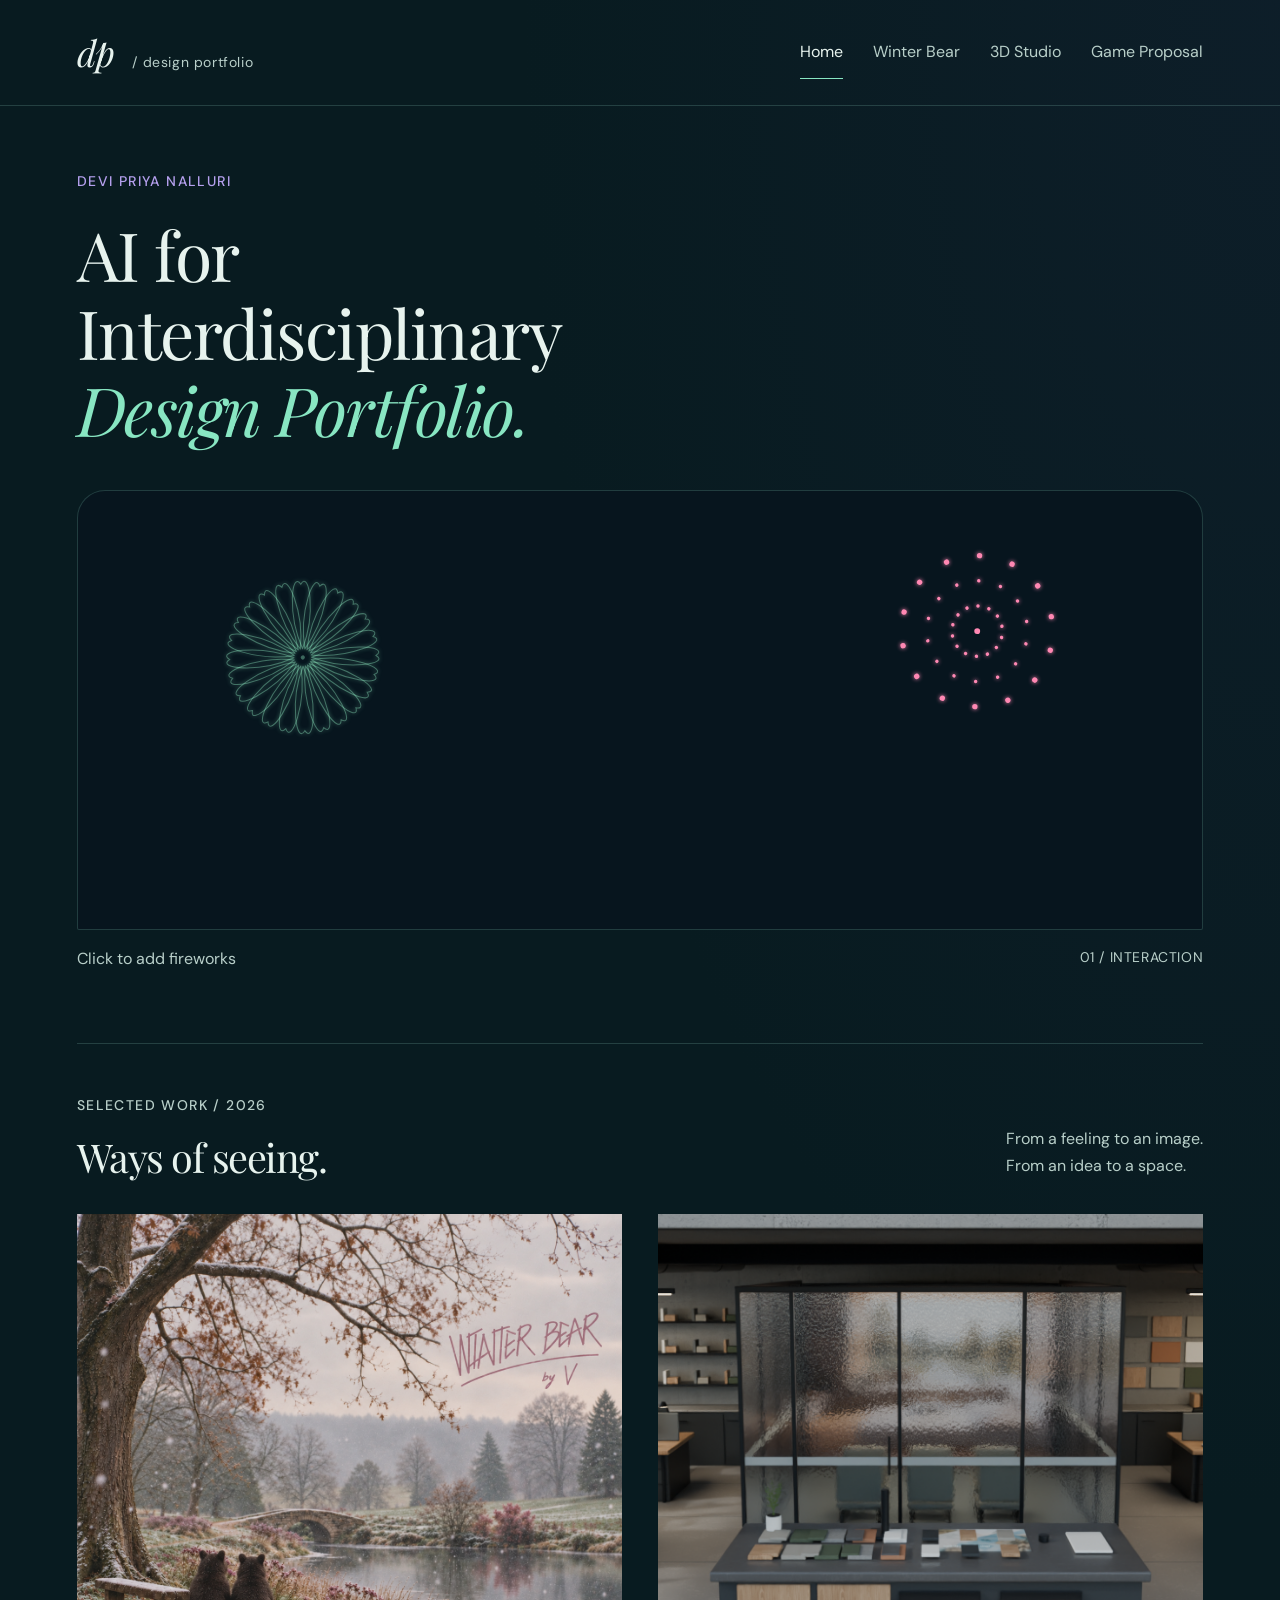
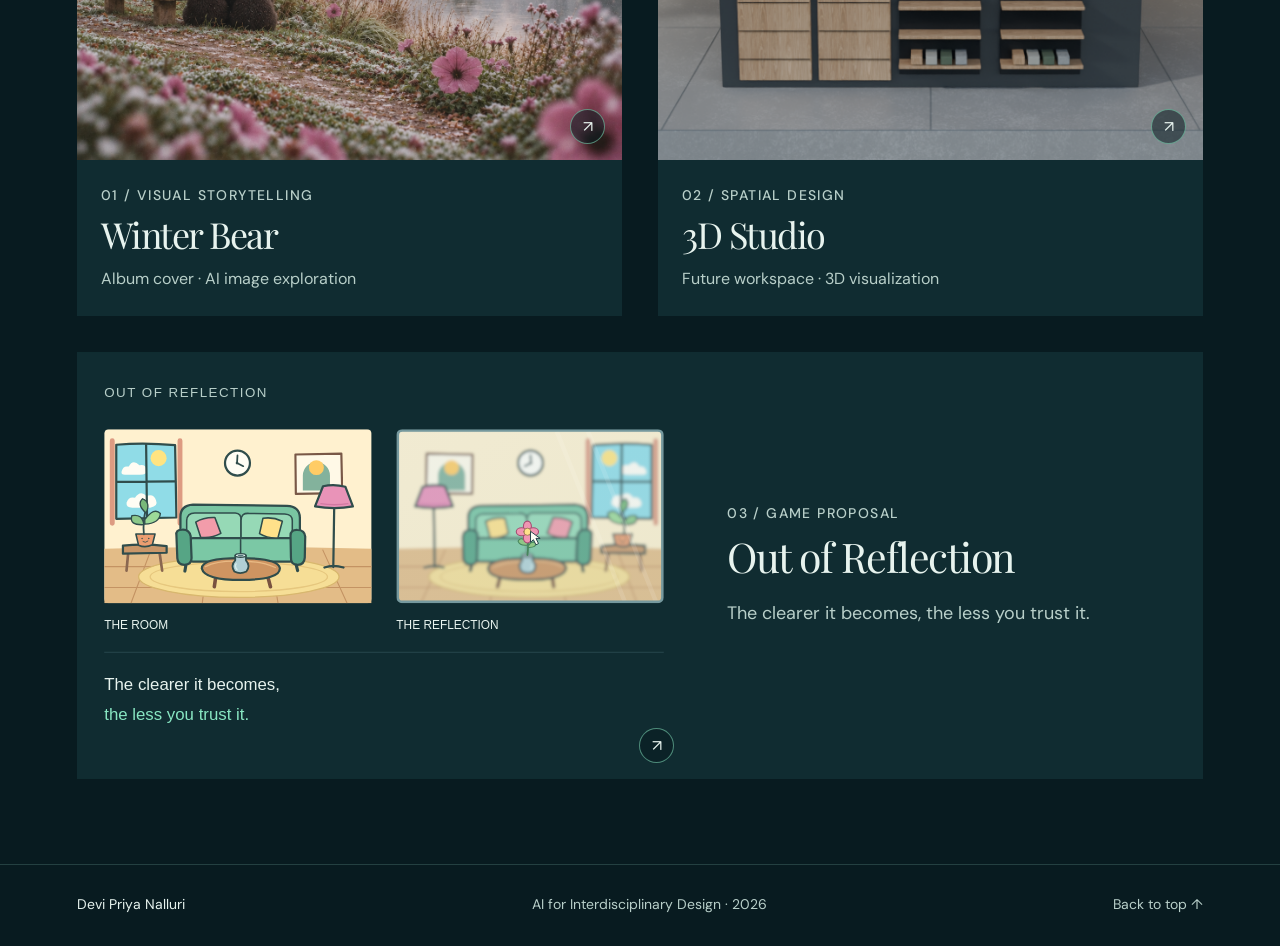
<file: index.html>
<!doctype html><html lang="en"><head><meta charset="UTF-8"><meta name="viewport" content="width=device-width,initial-scale=1"><meta name="theme-color" content="#081b20"><meta name="description" content="Devi Priya Nalluri’s AI for Interdisciplinary Design Portfolio. Explore Winter Bear album artwork, an AI-integrated 3D Studio, and the game proposal Out of Reflection."><title>Design Portfolio — Devi Priya Nalluri</title><link rel="stylesheet" href="styles.css?v=out-of-reflection-1"></head><body id="top"><a class="skip" href="#main">Skip to content</a><header class="header"><a class="brand" href="index.html" aria-label="Devi Priya Nalluri home">dp<span> / design portfolio</span></a><nav aria-label="Main navigation"><a href="index.html" aria-current="page">Home</a><a href="winter-bear.html" >Winter Bear</a><a href="studio.html" >3D Studio</a><a href="game-proposal.html">Game Proposal</a></nav></header><main id="main"><section class="home-hero"><div class="hero-copy"><p class="eyebrow">DEVI PRIYA NALLURI</p><h1>AI for<br>Interdisciplinary<br><em>Design Portfolio.</em></h1></div><div class="sky-wrap"><div id="firework-area" role="group" tabindex="0" aria-label="Fireworks drawing area. Click or tap to add one firework at that position. Press Enter or Space to add one at the center."><canvas aria-hidden="true"></canvas></div><p class="sky-note"><span class="firework-instruction">Click to add fireworks</span><span>01 / INTERACTION</span></p><span class="sr-only" id="firework-status" role="status" aria-live="polite"></span></div></section><section id="projects" class="projects"><div class="section-heading"><div><p class="eyebrow">SELECTED WORK / 2026</p><h2>Ways of seeing.</h2></div><p>From a feeling to an image.<br>From an idea to a space.</p></div><div class="project-grid"><a class="project-card" href="winter-bear.html"><div class="card-image album"><img src="assets/winter-bear.png" alt="Winter Bear album cover with two bears beside a snowy pond" loading="lazy"><span class="card-arrow">↗</span></div><div class="card-meta"><div><p class="eyebrow">01 / VISUAL STORYTELLING</p><h3>Winter Bear</h3></div><span>Album cover · AI image exploration</span></div></a><a class="project-card" href="studio.html"><div class="card-image studio"><img src="assets/studio-final.png" alt="Final 3D studio with workstations, a central presentation room and green sofa" loading="lazy"><span class="card-arrow">↗</span></div><div class="card-meta"><div><p class="eyebrow">02 / SPATIAL DESIGN</p><h3>3D Studio</h3></div><span>Future workspace · 3D visualization</span></div></a><a class="project-card game-project-card" href="game-proposal.html"><div class="card-image game"><img src="assets/out-of-reflection-preview.svg" alt="A clear cartoon room beside its blurred reflection, with a flower mismatch in the reflected vase" loading="lazy"><span class="card-arrow">↗</span></div><div class="card-meta"><p class="eyebrow">03 / GAME PROPOSAL</p><h3>Out of Reflection</h3><span>The clearer it becomes, the less you trust it.</span></div></a></div></section></main><footer><a href="index.html">Devi Priya Nalluri</a><span>AI for Interdisciplinary Design · 2026</span><a href="#top">Back to top ↑</a></footer><dialog id="viewer"><button class="close" aria-label="Close image">Close ×</button><img alt=""><p></p></dialog><script src="app.js?v=fireworks-expiry-1"></script></body></html>
</file>
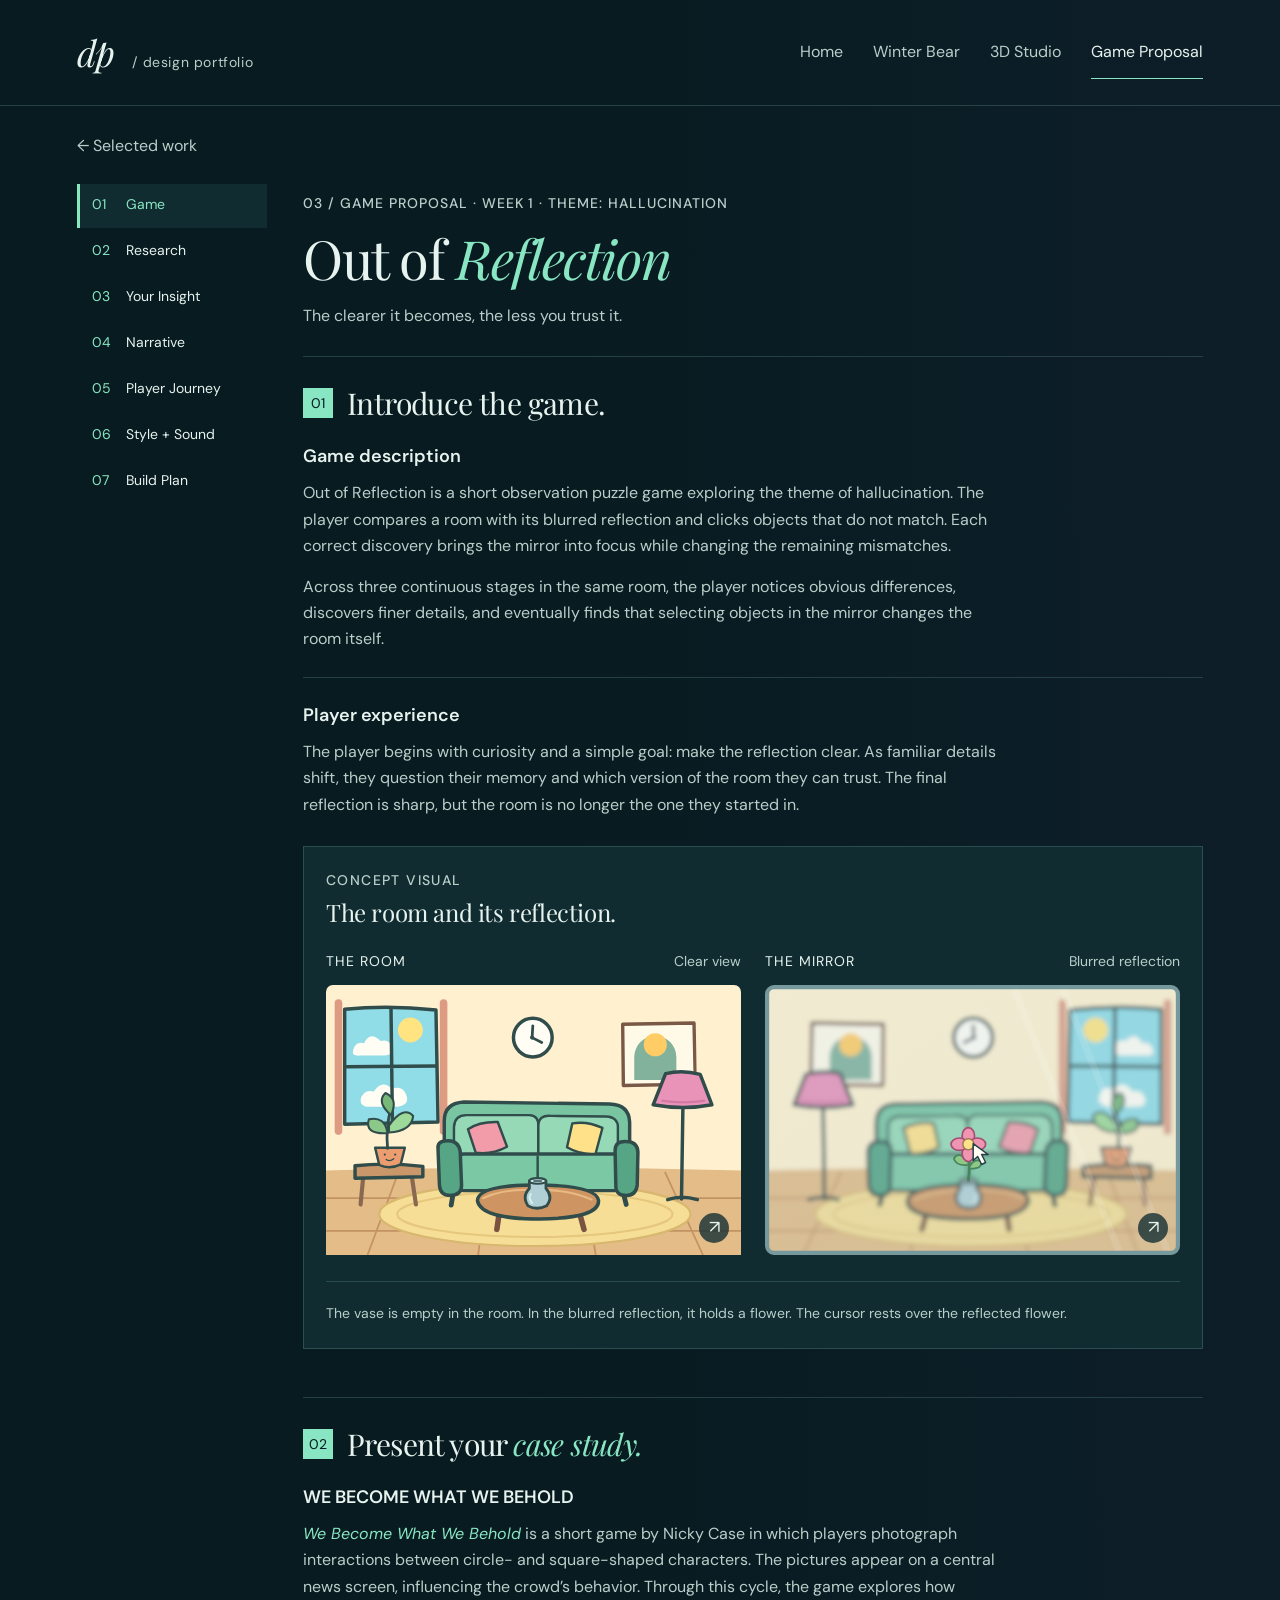
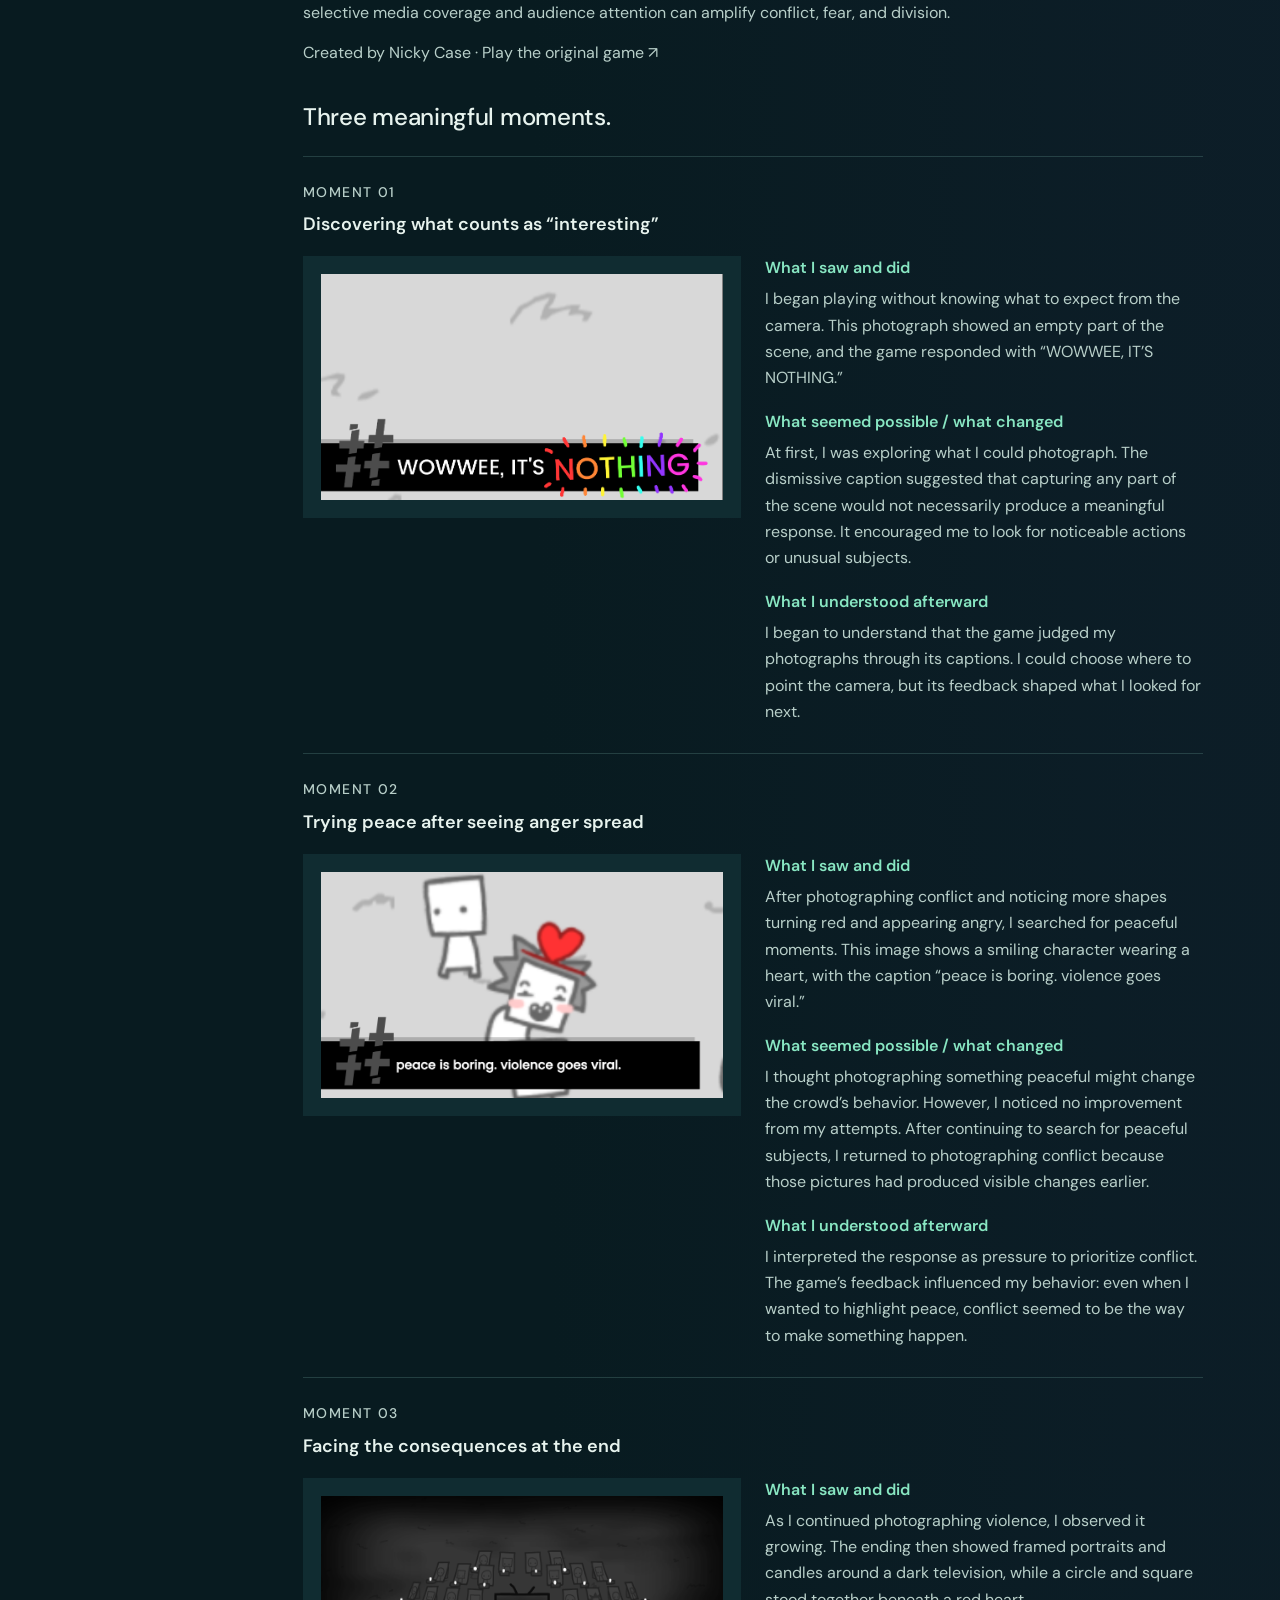
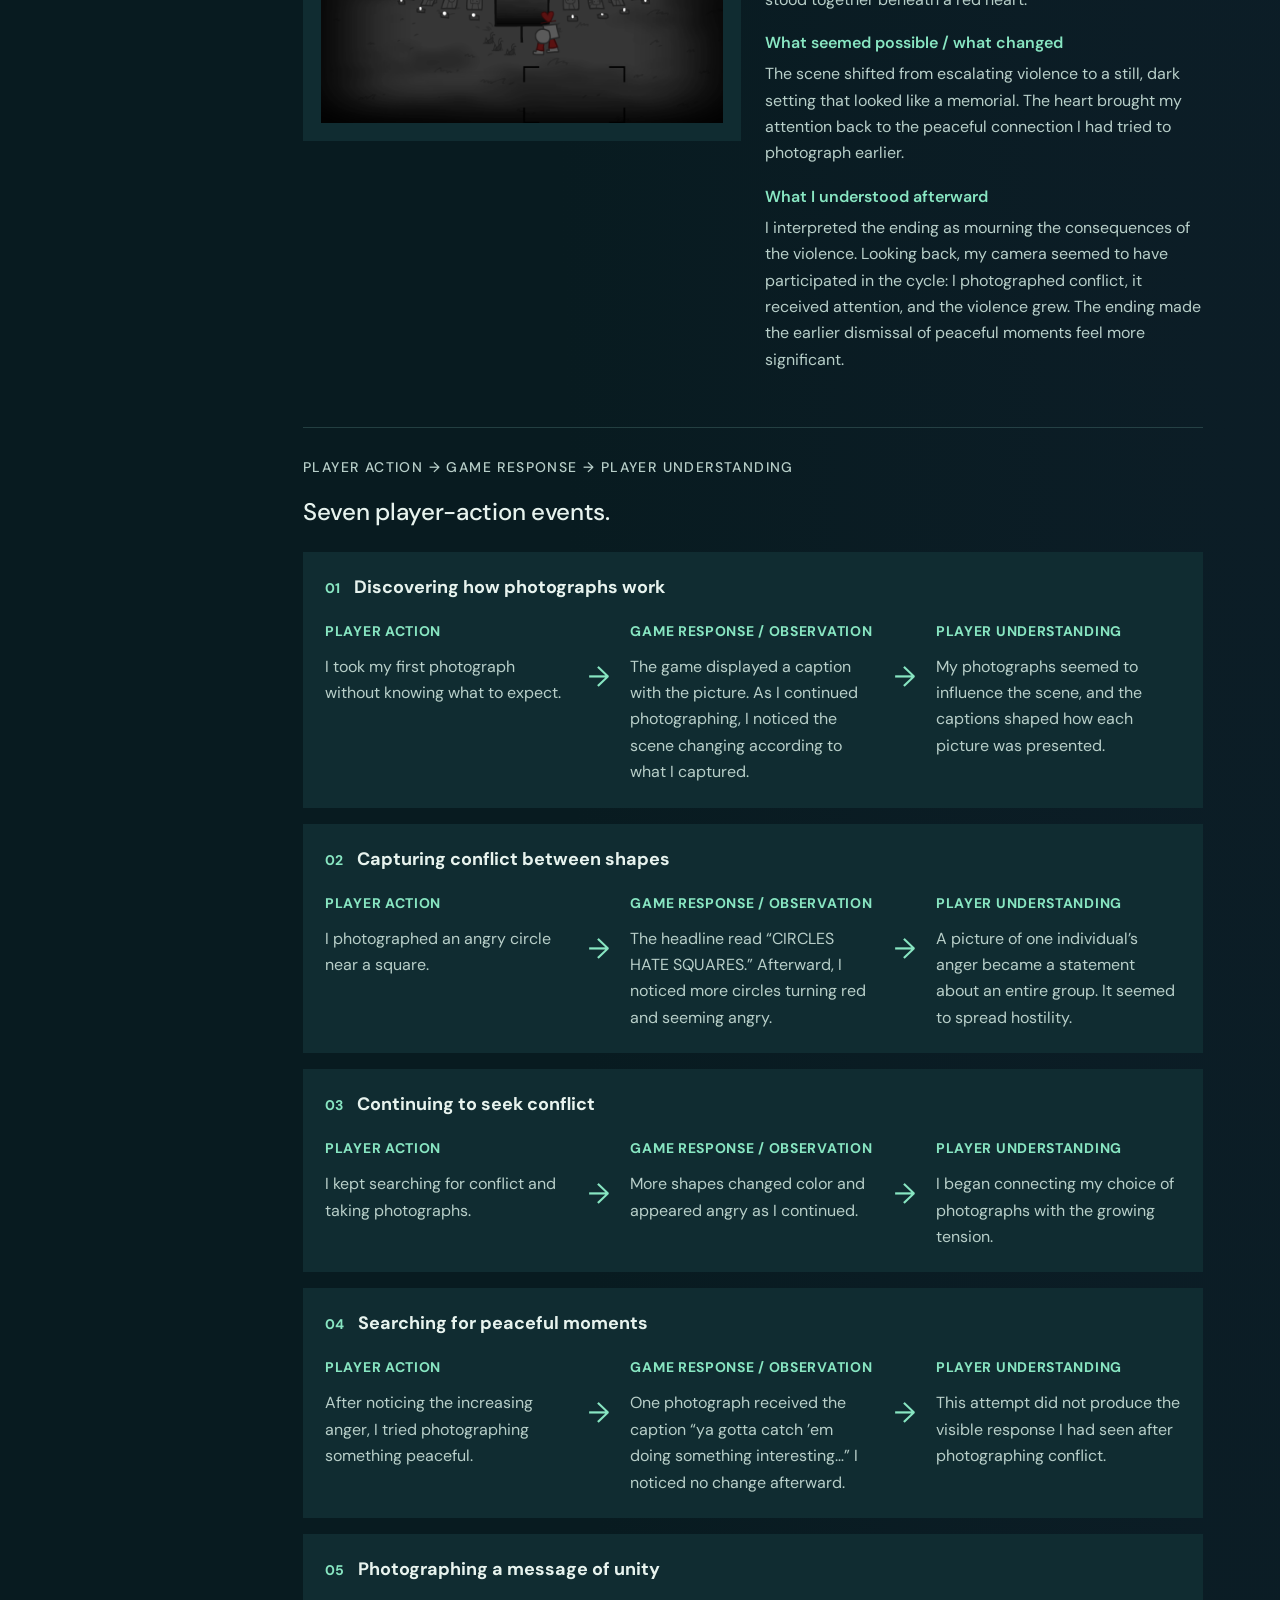
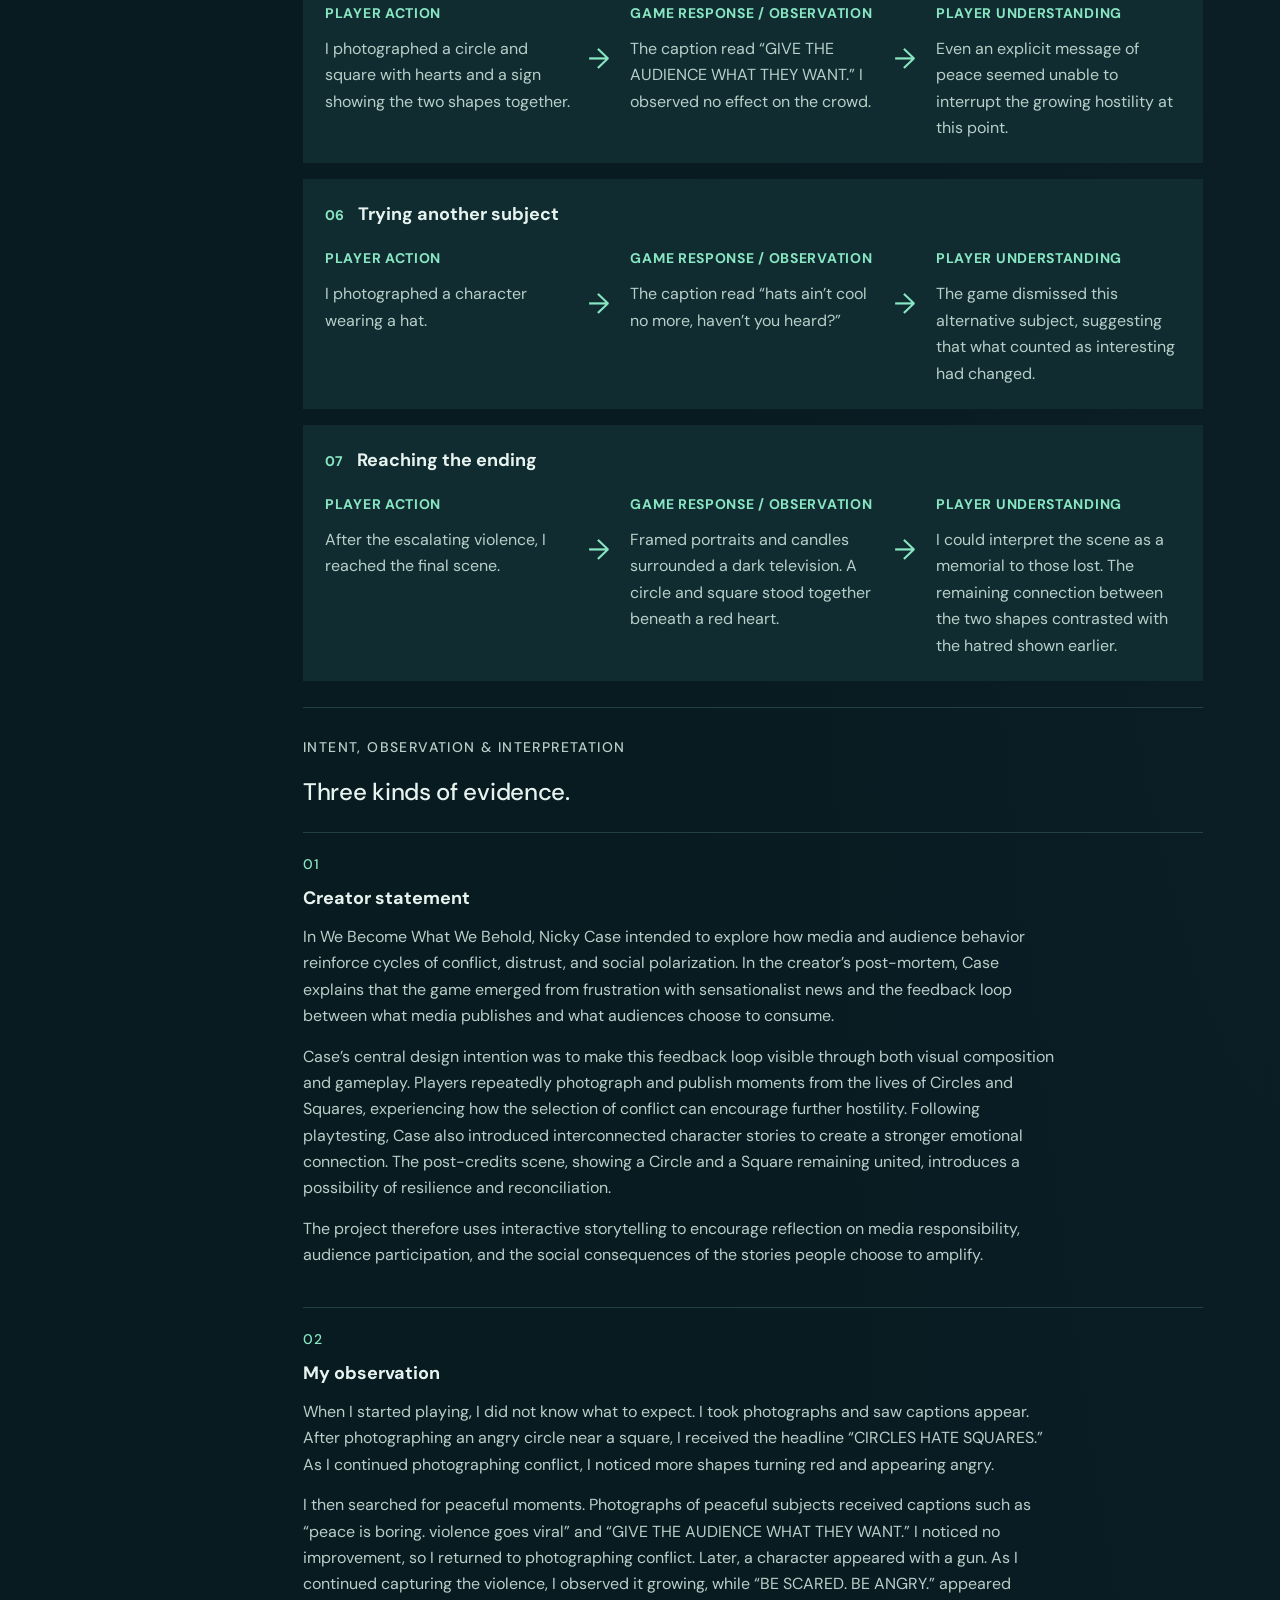
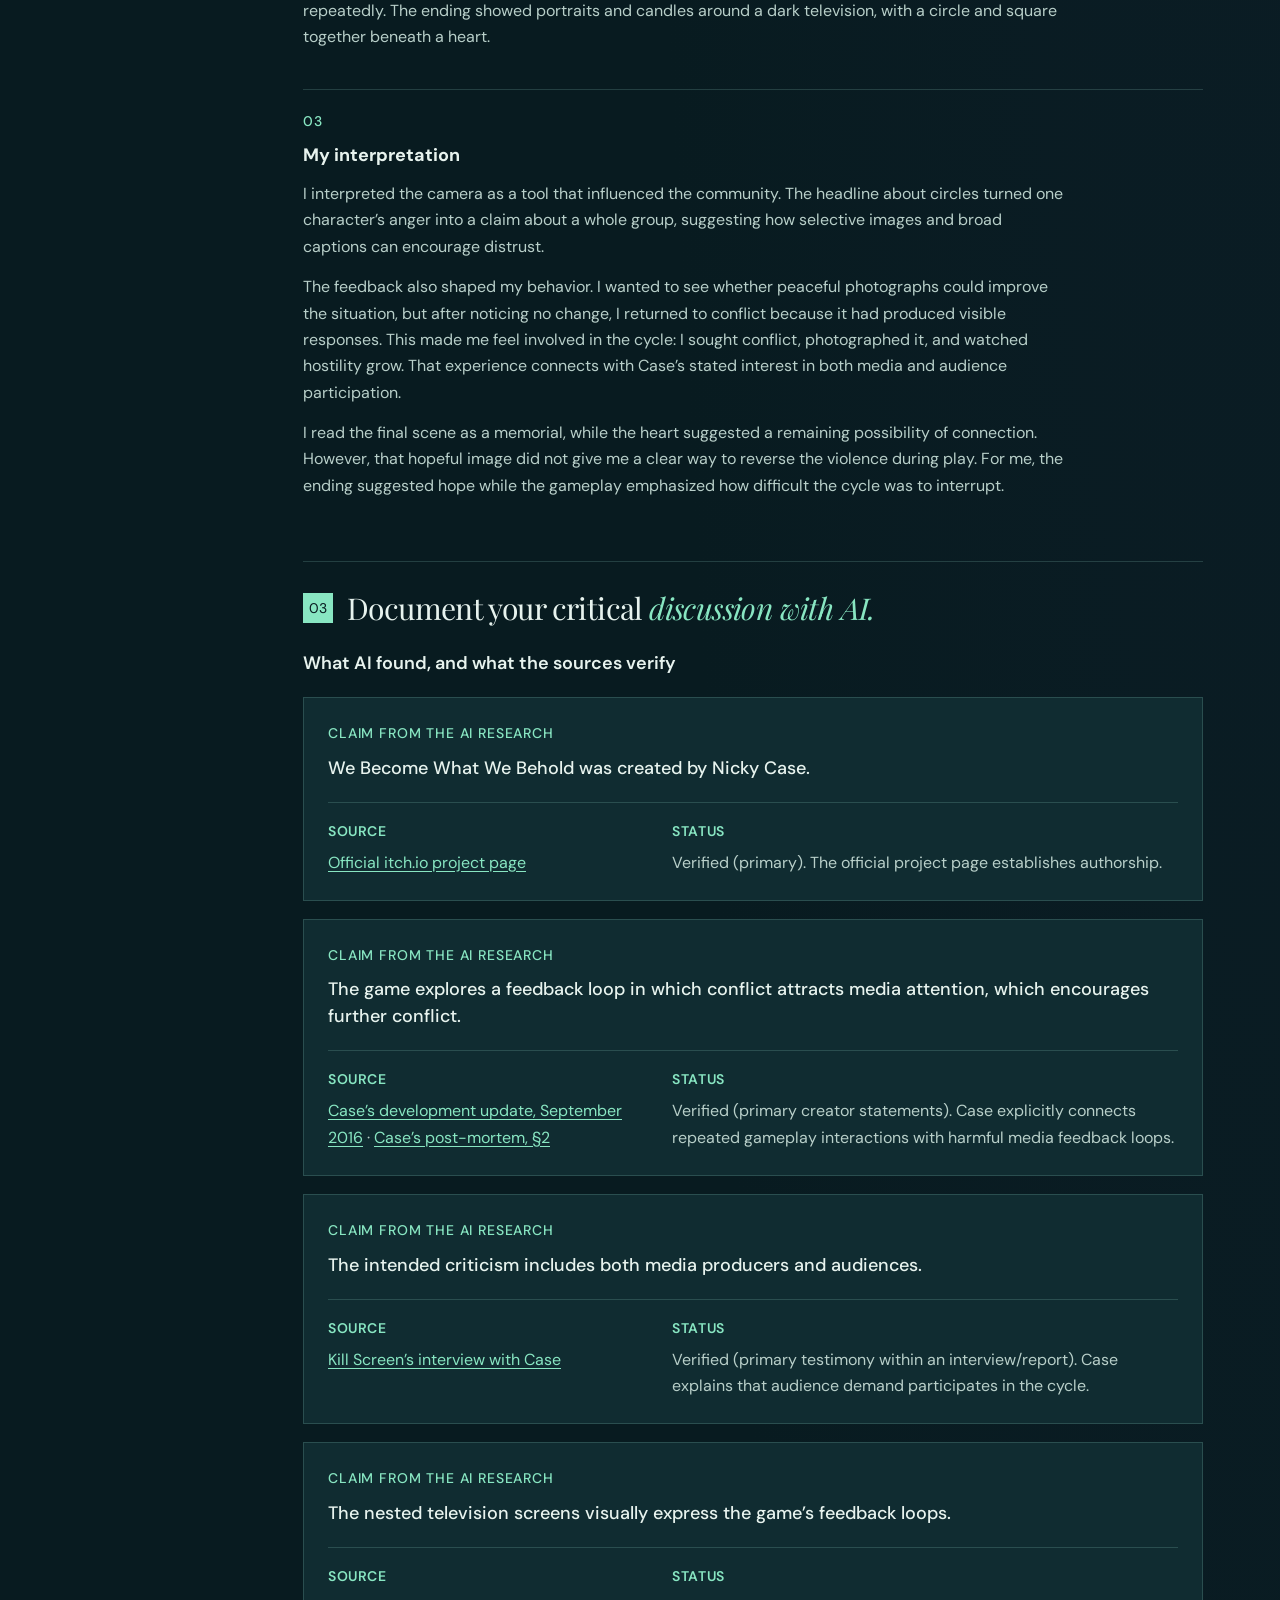
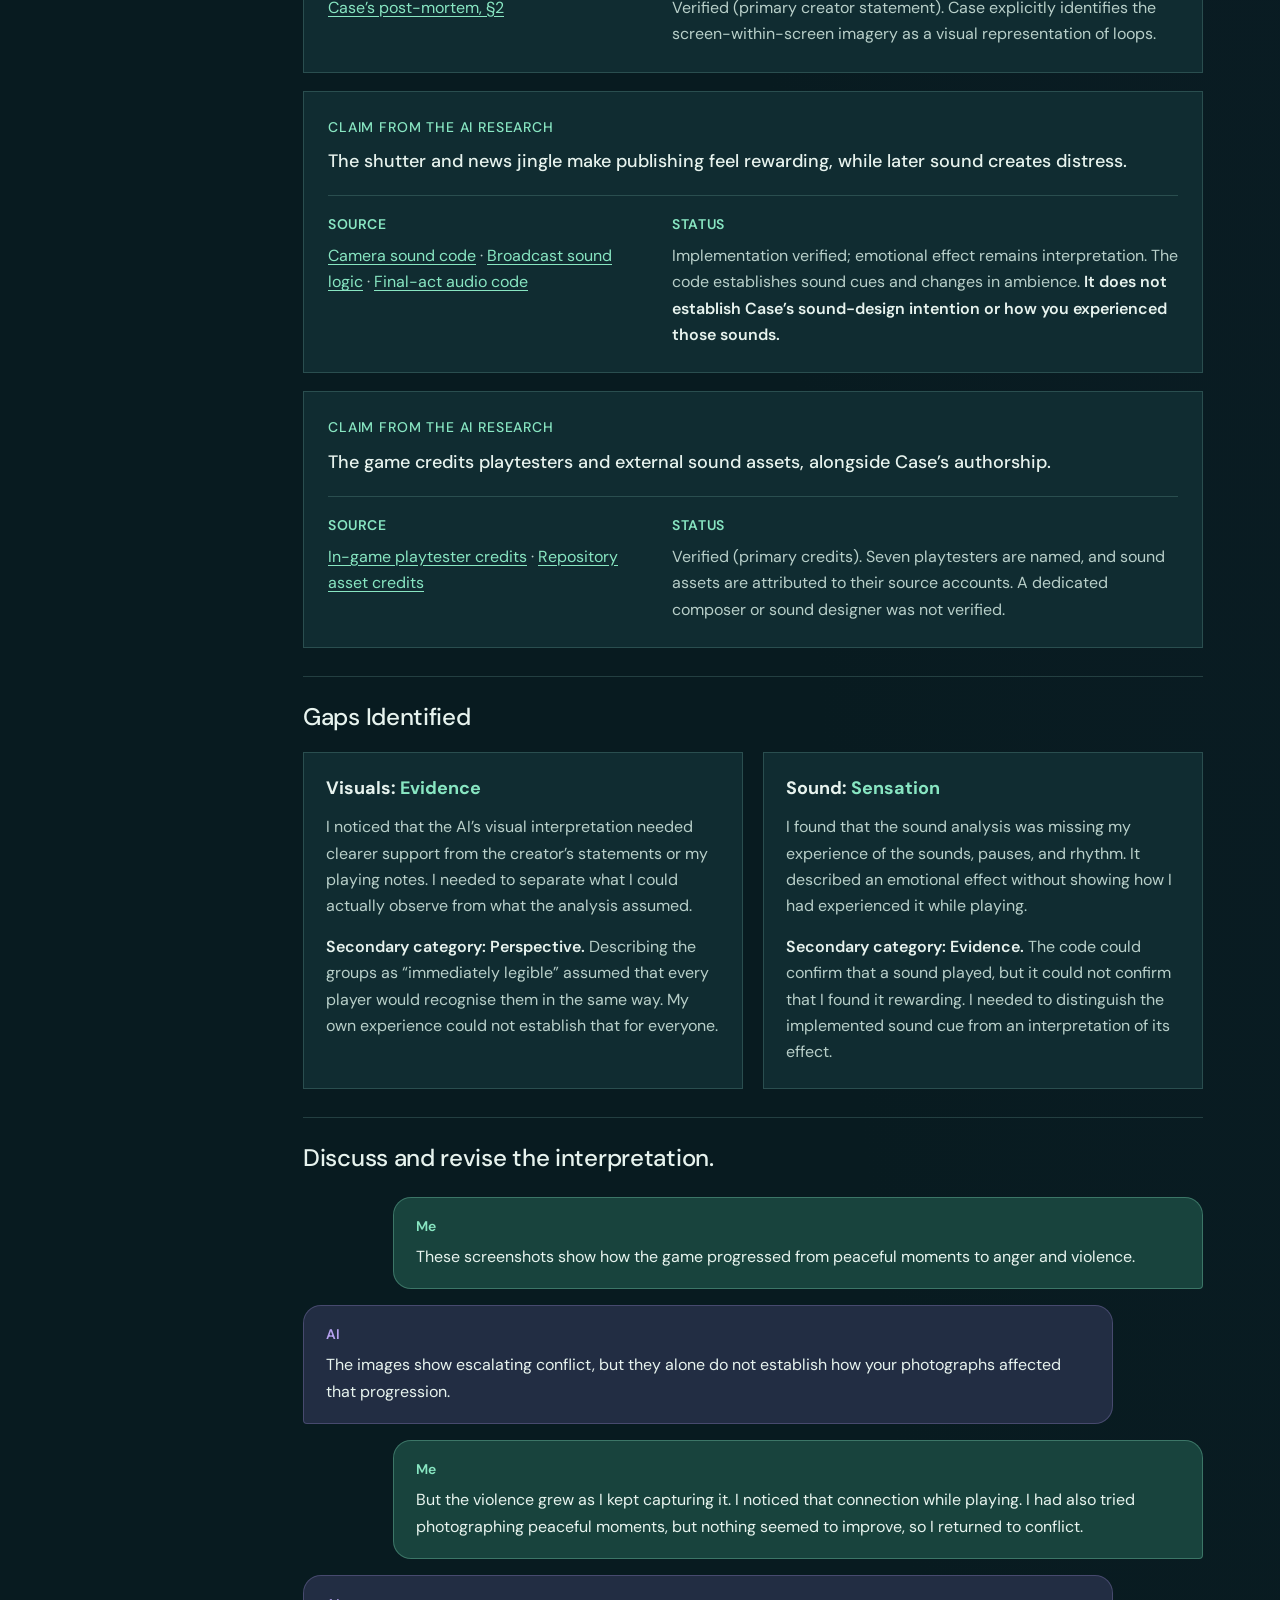
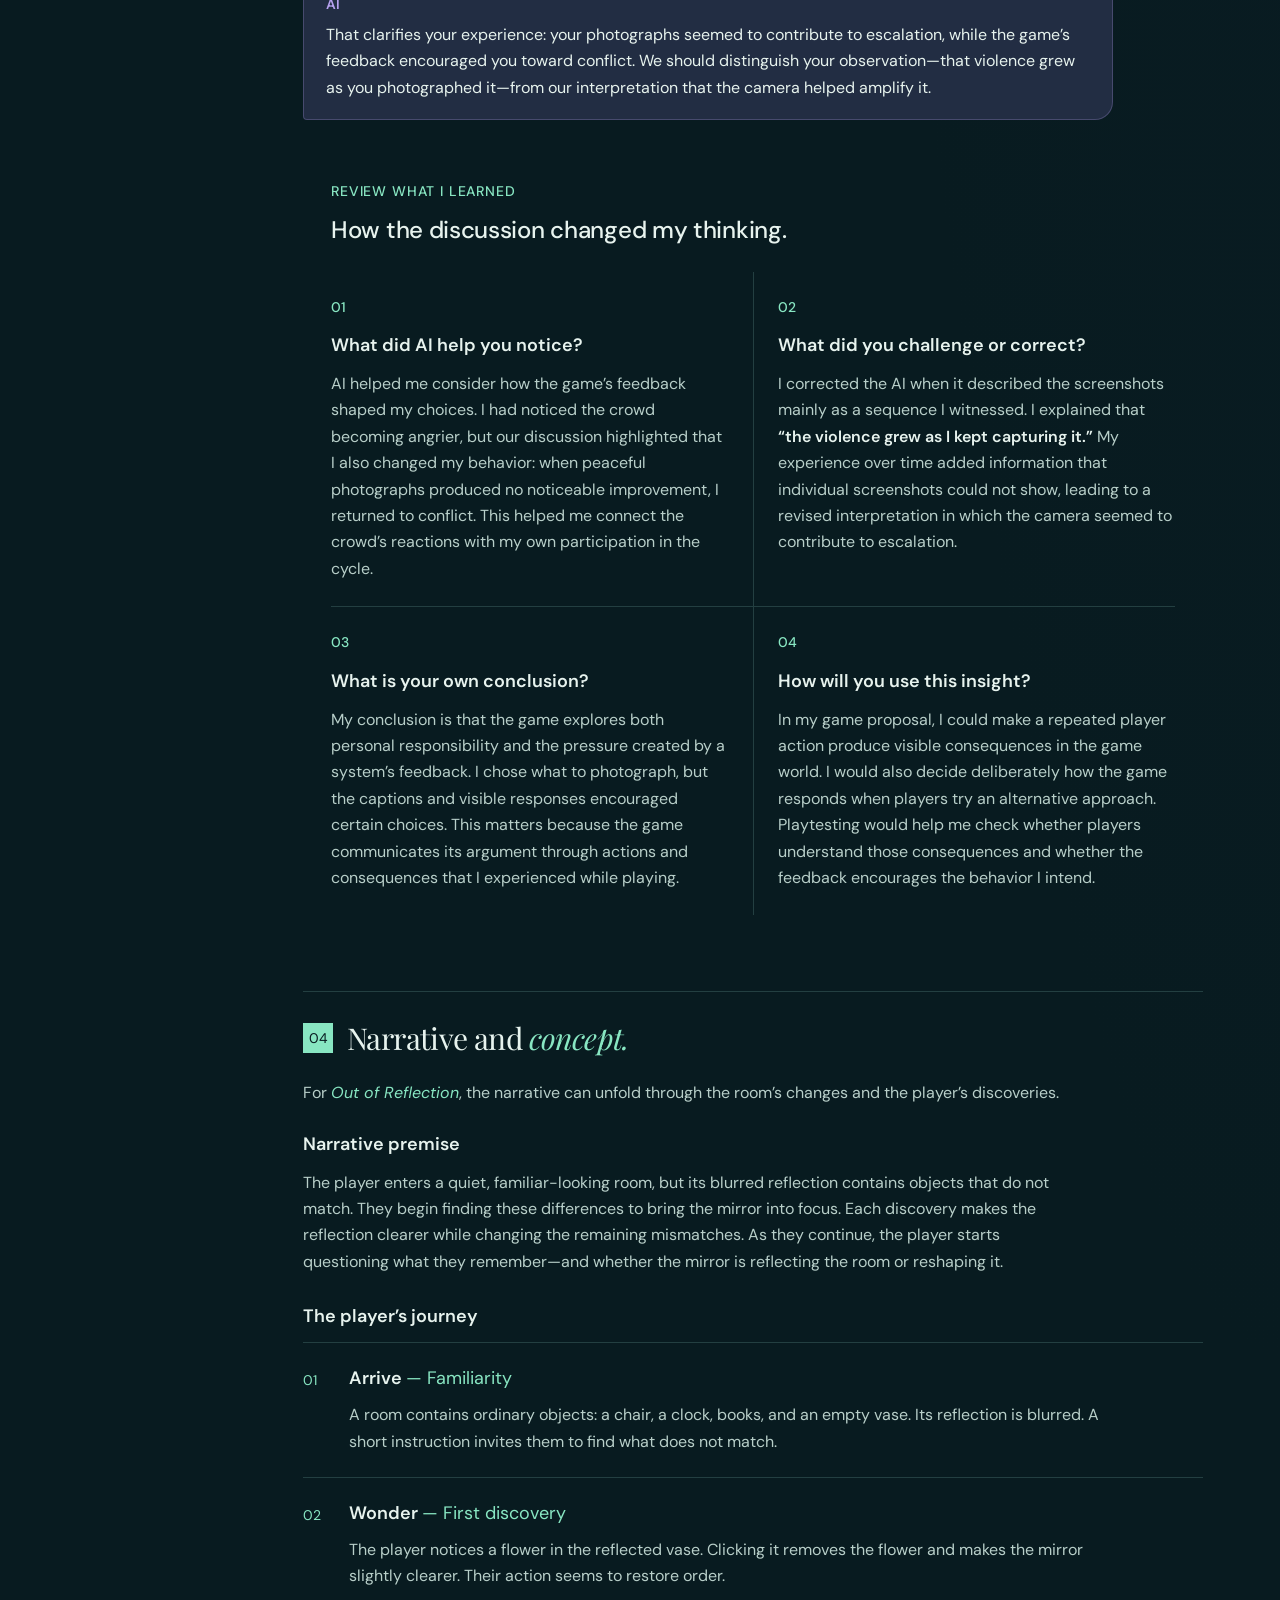
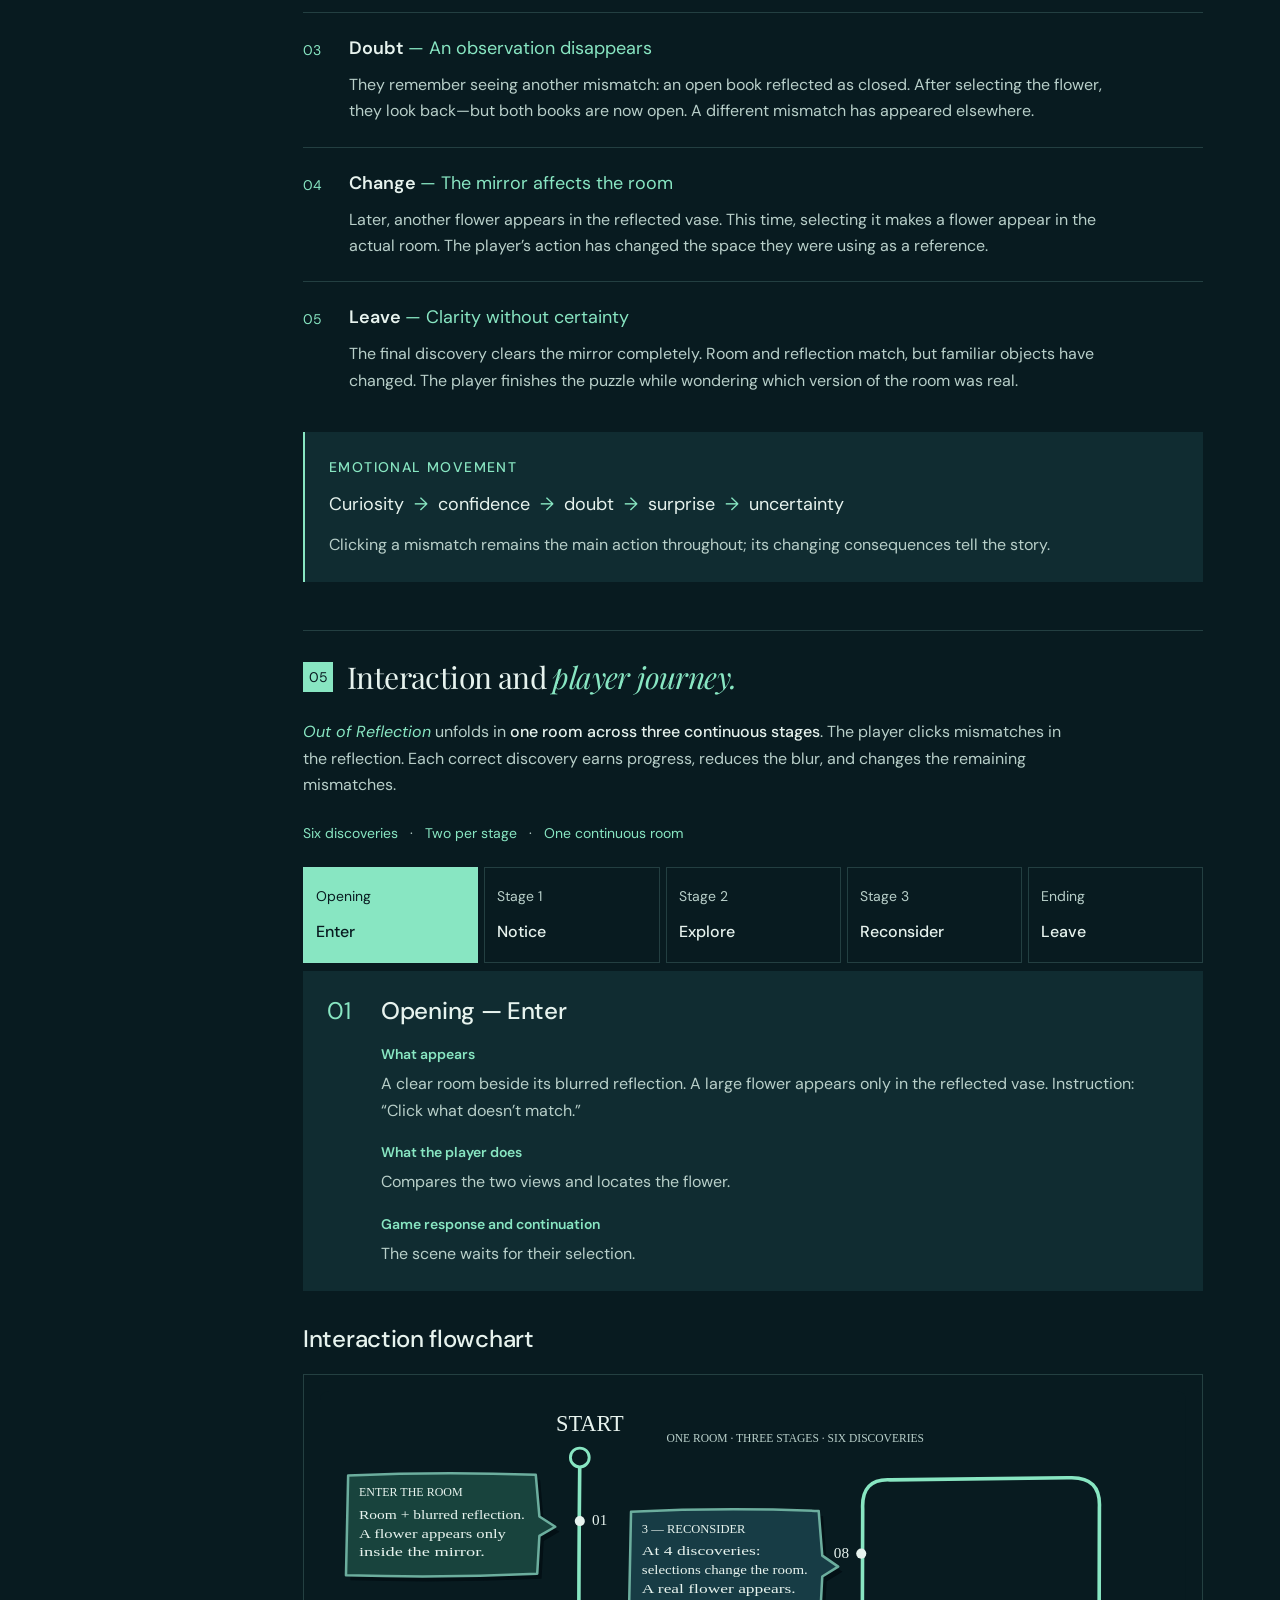
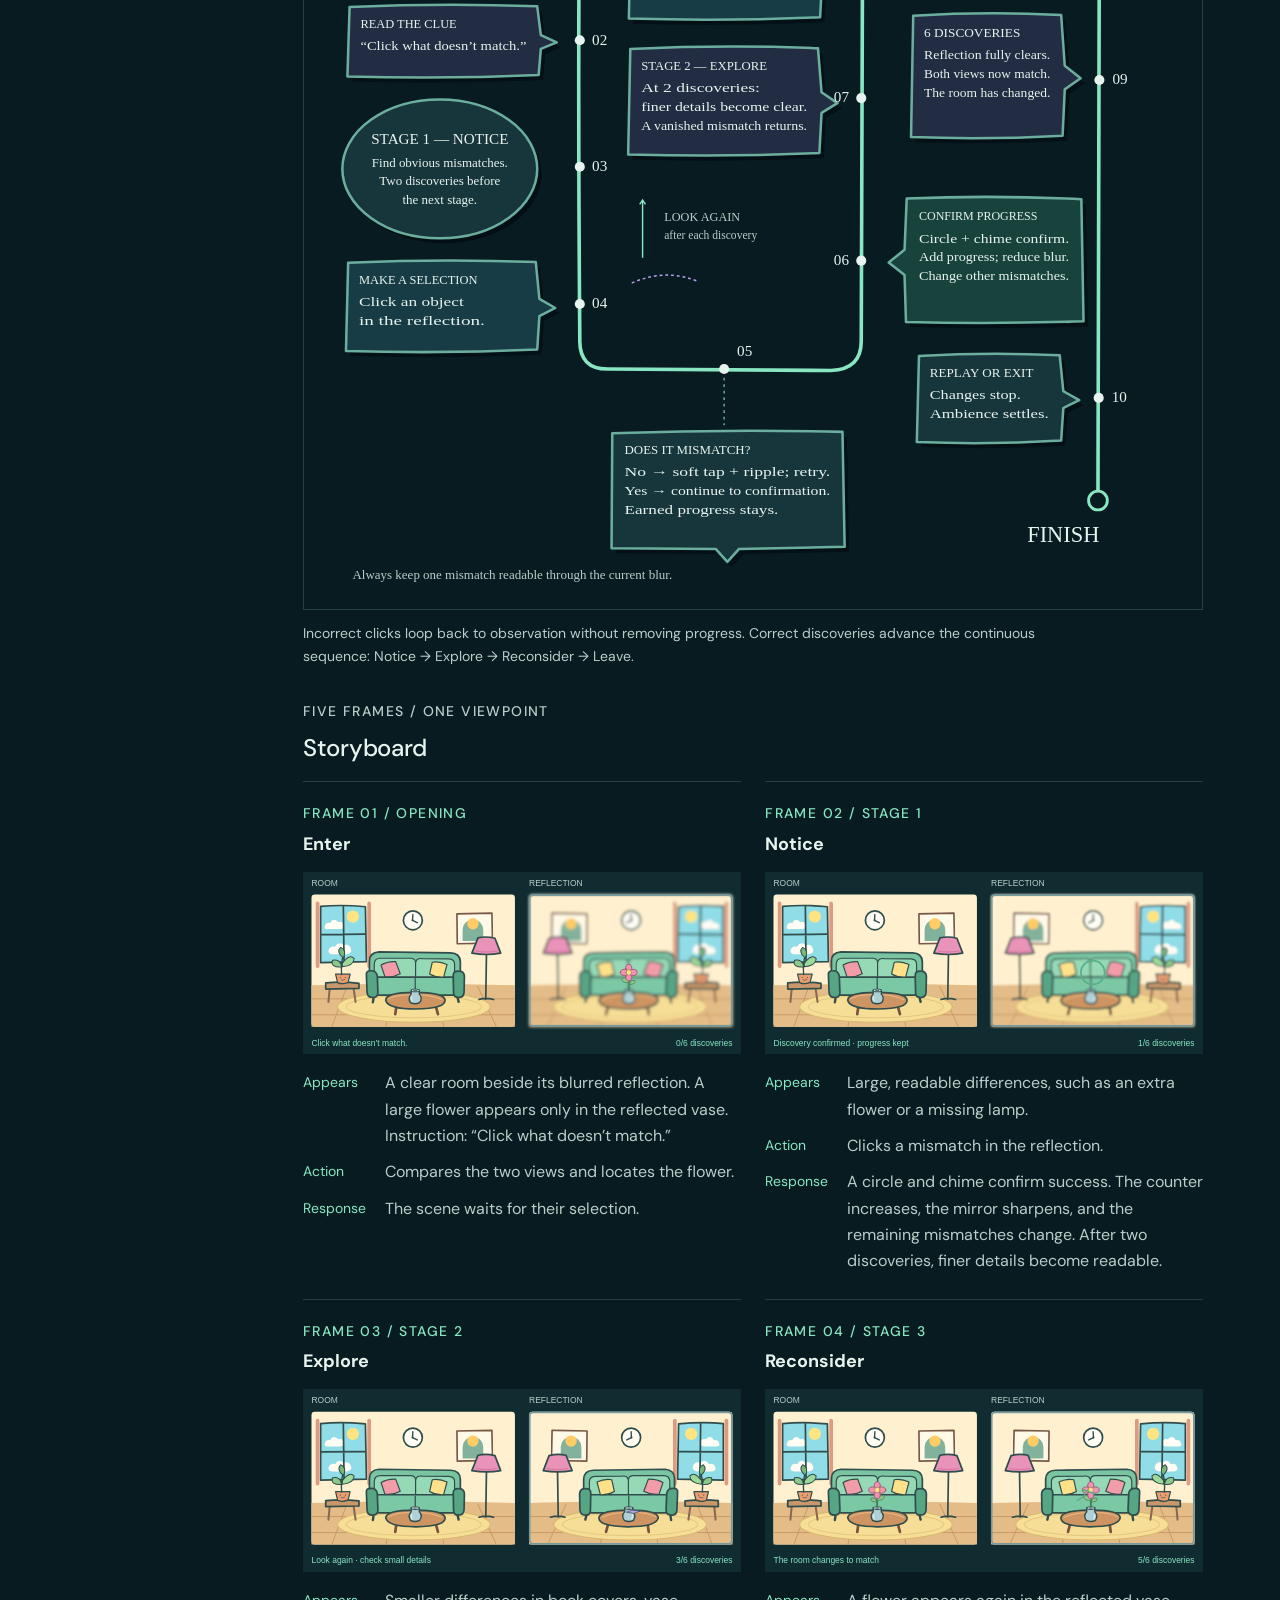
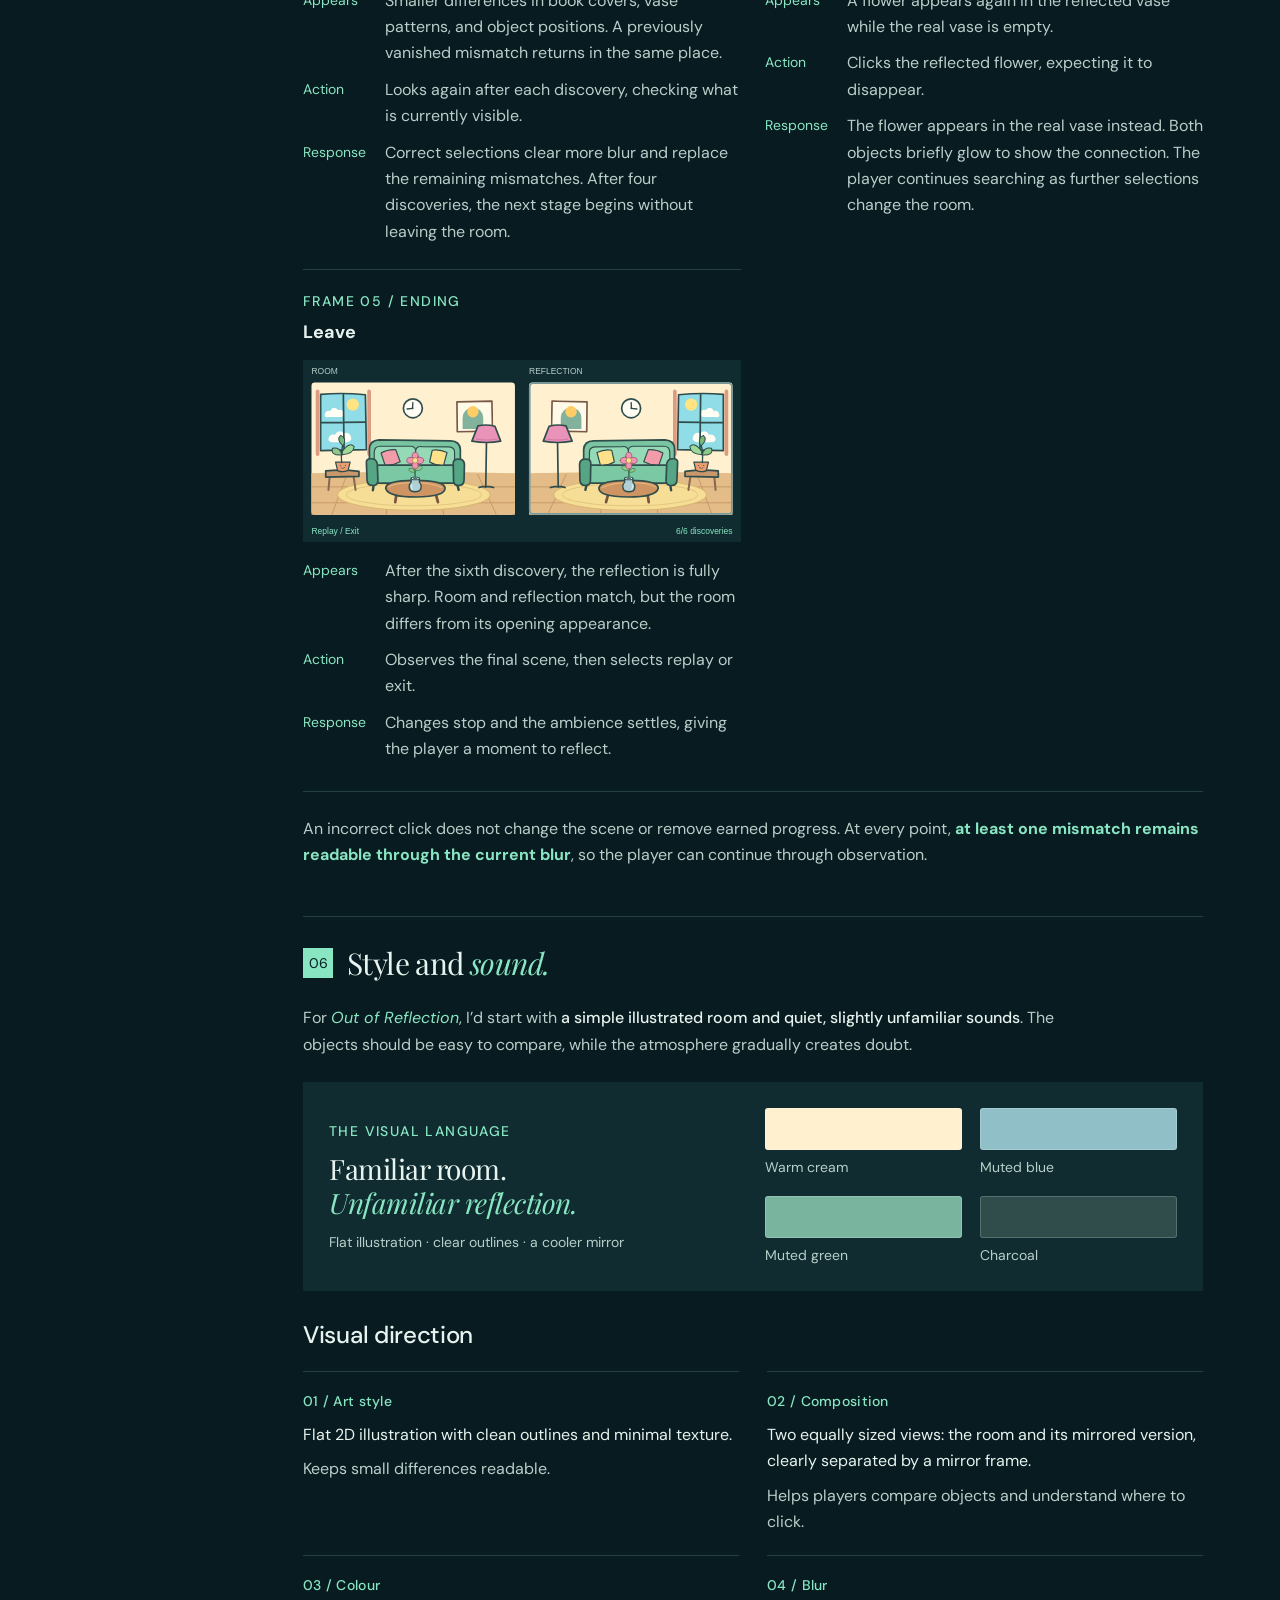
<file: game-proposal.html>
<!doctype html><html lang="en"><head><meta charset="UTF-8"><meta name="viewport" content="width=device-width,initial-scale=1"><meta name="theme-color" content="#081b20"><meta name="description" content="Devi Priya Nalluri’s AI for Interdisciplinary Design Portfolio. Explore Winter Bear album artwork, an AI-integrated 3D Studio, and the game proposal Out of Reflection."><title>Out of Reflection — Game Proposal — Devi Priya Nalluri</title><link rel="stylesheet" href="styles.css?v=build-plan-tasks-1"></head><body id="top"><a class="skip" href="#main">Skip to content</a><header class="header"><a class="brand" href="index.html" aria-label="Devi Priya Nalluri home">dp<span> / design portfolio</span></a><nav aria-label="Main navigation"><a href="index.html" >Home</a><a href="winter-bear.html" >Winter Bear</a><a href="studio.html">3D Studio</a><a href="game-proposal.html" aria-current="page">Game Proposal</a></nav></header><main id="main" class="project-page game-proposal-page"><a class="back" href="index.html#projects">← Selected work</a><div class="proposal-layout"><aside class="proposal-sidebar" aria-label="Game proposal contents"><nav class="proposal-section-nav" aria-label="On this page"><a href="#game-introduction" aria-current="location"><span>01</span>Game</a><a href="#game-case-study"><span>02</span>Research</a><a href="#critical-ai-discussion"><span>03</span>Your Insight</a><a href="#game-narrative"><span>04</span>Narrative</a><a href="#player-journey"><span>05</span>Player Journey</a><a href="#style-sound"><span>06</span>Style + Sound</a><a href="#build-plan"><span>07</span>Build Plan</a></nav></aside><div class="proposal-content"><section id="game-introduction" class="game-introduction" aria-labelledby="game-title"><div class="game-title-block reflection-title"><p class="eyebrow">03 / GAME PROPOSAL · WEEK 1 · THEME: HALLUCINATION</p><h1 id="game-title">Out of <em>Reflection</em></h1><p class="game-tagline">The clearer it becomes, the less you trust it.</p></div><div class="game-intro-copy section-space"><div class="game-section-marker"><span>01</span><h2>Introduce <br>the game.</h2></div><div class="game-writing"><section aria-labelledby="game-description"><h3 id="game-description">Game description</h3><p>Out of Reflection is a short observation puzzle game exploring the theme of hallucination. The player compares a room with its blurred reflection and clicks objects that do not match. Each correct discovery brings the mirror into focus while changing the remaining mismatches.</p><p>Across three continuous stages in the same room, the player notices obvious differences, discovers finer details, and eventually finds that selecting objects in the mirror changes the room itself.</p></section><section aria-labelledby="player-experience"><h3 id="player-experience">Player experience</h3><p>The player begins with curiosity and a simple goal: make the reflection clear. As familiar details shift, they question their memory and which version of the room they can trust. The final reflection is sharp, but the room is no longer the one they started in.</p></section></div></div><figure class="game-visual reflection-visual" aria-labelledby="game-visual-caption"><div class="game-visual-heading"><div><p class="eyebrow">CONCEPT VISUAL</p><p>The room and its reflection.</p></div></div><div class="room-comparison"><div class="room-panel"><p class="room-label">THE ROOM <span>Clear view</span></p><button class="image-button room-zoom" data-full="assets/reflection-room.svg" aria-label="Enlarge the clear room"><img src="assets/reflection-room.svg" alt="Clear cartoon room with a green sofa and an empty blue vase on the coffee table"></button></div><div class="room-panel"><p class="room-label">THE MIRROR <span>Blurred reflection</span></p><button class="image-button room-zoom" data-full="assets/reflection-mirror.svg" aria-label="Enlarge the blurred reflection"><img src="assets/reflection-mirror.svg" alt="Horizontally mirrored, blurred version of the room; a flower appears in the reflected vase with the cursor over it"></button></div></div><figcaption id="game-visual-caption">The vase is empty in the room. In the blurred reflection, it holds a flower. The cursor rests over the reflected flower.</figcaption></figure></section><section id="game-case-study" class="game-intro-copy section-space" aria-labelledby="case-study-title"><div class="game-section-marker"><span>02</span><h2 id="case-study-title">Present your <em>case study.</em></h2></div><div class="game-writing"><section aria-labelledby="research-game-title"><h3 id="research-game-title">WE BECOME WHAT WE BEHOLD</h3><p><em>We Become What We Behold</em> is a short game by Nicky Case in which players photograph interactions between circle- and square-shaped characters. The pictures appear on a central news screen, influencing the crowd’s behavior. Through this cycle, the game explores how selective media coverage and audience attention can amplify conflict, fear, and division.</p><p>Created by <a href="https://ncase.me/" target="_blank" rel="noopener noreferrer">Nicky Case</a> · <a href="https://ncase.itch.io/wbwwb" target="_blank" rel="noopener noreferrer">Play the original game ↗</a></p></section></div><div id="research-moments" class="case-study-moments"><h3 class="moments-title">Three meaningful moments.</h3><article class="research-moment" aria-labelledby="moment-1-title"><header class="moment-heading"><span class="eyebrow">MOMENT 01</span><h3 id="moment-1-title">Discovering what counts as “interesting”</h3></header><div class="moment-layout"><figure><button class="image-button" data-full="assets/wbwwb-moment-1.png" aria-label="Enlarge moment 1 screenshot"><img src="assets/wbwwb-moment-1.png" alt="A photograph of an empty area with the game caption “WOWWEE, IT’S NOTHING.”" loading="lazy"></button></figure><div class="moment-notes"><div><h4>What I saw and did</h4><p>I began playing without knowing what to expect from the camera. This photograph showed an empty part of the scene, and the game responded with “WOWWEE, IT’S NOTHING.”</p></div><div><h4>What seemed possible / what changed</h4><p>At first, I was exploring what I could photograph. The dismissive caption suggested that capturing any part of the scene would not necessarily produce a meaningful response. It encouraged me to look for noticeable actions or unusual subjects.</p></div><div><h4>What I understood afterward</h4><p>I began to understand that the game judged my photographs through its captions. I could choose where to point the camera, but its feedback shaped what I looked for next.</p></div></div></div></article><article class="research-moment" aria-labelledby="moment-2-title"><header class="moment-heading"><span class="eyebrow">MOMENT 02</span><h3 id="moment-2-title">Trying peace after seeing anger spread</h3></header><div class="moment-layout"><figure><button class="image-button" data-full="assets/wbwwb-moment-2.png" aria-label="Enlarge moment 2 screenshot"><img src="assets/wbwwb-moment-2.png" alt="A smiling square character beneath a heart, with the caption “peace is boring. violence goes viral.”" loading="lazy"></button></figure><div class="moment-notes"><div><h4>What I saw and did</h4><p>After photographing conflict and noticing more shapes turning red and appearing angry, I searched for peaceful moments. This image shows a smiling character wearing a heart, with the caption “peace is boring. violence goes viral.”</p></div><div><h4>What seemed possible / what changed</h4><p>I thought photographing something peaceful might change the crowd’s behavior. However, I noticed no improvement from my attempts. After continuing to search for peaceful subjects, I returned to photographing conflict because those pictures had produced visible changes earlier.</p></div><div><h4>What I understood afterward</h4><p>I interpreted the response as pressure to prioritize conflict. The game’s feedback influenced my behavior: even when I wanted to highlight peace, conflict seemed to be the way to make something happen.</p></div></div></div></article><article class="research-moment" aria-labelledby="moment-3-title"><header class="moment-heading"><span class="eyebrow">MOMENT 03</span><h3 id="moment-3-title">Facing the consequences at the end</h3></header><div class="moment-layout"><figure><button class="image-button" data-full="assets/wbwwb-moment-3.png" aria-label="Enlarge moment 3 screenshot"><img src="assets/wbwwb-moment-3.png" alt="The dark ending scene with portraits, candles, a television, and a circle and square together beneath a red heart." loading="lazy"></button></figure><div class="moment-notes"><div><h4>What I saw and did</h4><p>As I continued photographing violence, I observed it growing. The ending then showed framed portraits and candles around a dark television, while a circle and square stood together beneath a red heart.</p></div><div><h4>What seemed possible / what changed</h4><p>The scene shifted from escalating violence to a still, dark setting that looked like a memorial. The heart brought my attention back to the peaceful connection I had tried to photograph earlier.</p></div><div><h4>What I understood afterward</h4><p>I interpreted the ending as mourning the consequences of the violence. Looking back, my camera seemed to have participated in the cycle: I photographed conflict, it received attention, and the violence grew. The ending made the earlier dismissal of peaceful moments feel more significant.</p></div></div></div></article></div><section id="player-action-events" class="case-study-events" aria-labelledby="events-title"><p class="eyebrow">PLAYER ACTION → GAME RESPONSE → PLAYER UNDERSTANDING</p><h3 id="events-title">Seven player-action events.</h3><ol class="event-list"><li class="player-event"><h4><span class="event-number">01</span>Discovering how photographs work</h4><div class="event-flow"><div class="event-step"><h5>Player action</h5><p>I took my first photograph without knowing what to expect.</p></div><span class="event-arrow" aria-hidden="true">→</span><div class="event-step"><h5>Game response / observation</h5><p>The game displayed a caption with the picture. As I continued photographing, I noticed the scene changing according to what I captured.</p></div><span class="event-arrow" aria-hidden="true">→</span><div class="event-step"><h5>Player understanding</h5><p>My photographs seemed to influence the scene, and the captions shaped how each picture was presented.</p></div></div></li><li class="player-event"><h4><span class="event-number">02</span>Capturing conflict between shapes</h4><div class="event-flow"><div class="event-step"><h5>Player action</h5><p>I photographed an angry circle near a square.</p></div><span class="event-arrow" aria-hidden="true">→</span><div class="event-step"><h5>Game response / observation</h5><p>The headline read “CIRCLES HATE SQUARES.” Afterward, I noticed more circles turning red and seeming angry.</p></div><span class="event-arrow" aria-hidden="true">→</span><div class="event-step"><h5>Player understanding</h5><p>A picture of one individual’s anger became a statement about an entire group. It seemed to spread hostility.</p></div></div></li><li class="player-event"><h4><span class="event-number">03</span>Continuing to seek conflict</h4><div class="event-flow"><div class="event-step"><h5>Player action</h5><p>I kept searching for conflict and taking photographs.</p></div><span class="event-arrow" aria-hidden="true">→</span><div class="event-step"><h5>Game response / observation</h5><p>More shapes changed color and appeared angry as I continued.</p></div><span class="event-arrow" aria-hidden="true">→</span><div class="event-step"><h5>Player understanding</h5><p>I began connecting my choice of photographs with the growing tension.</p></div></div></li><li class="player-event"><h4><span class="event-number">04</span>Searching for peaceful moments</h4><div class="event-flow"><div class="event-step"><h5>Player action</h5><p>After noticing the increasing anger, I tried photographing something peaceful.</p></div><span class="event-arrow" aria-hidden="true">→</span><div class="event-step"><h5>Game response / observation</h5><p>One photograph received the caption “ya gotta catch ’em doing something interesting…” I noticed no change afterward.</p></div><span class="event-arrow" aria-hidden="true">→</span><div class="event-step"><h5>Player understanding</h5><p>This attempt did not produce the visible response I had seen after photographing conflict.</p></div></div></li><li class="player-event"><h4><span class="event-number">05</span>Photographing a message of unity</h4><div class="event-flow"><div class="event-step"><h5>Player action</h5><p>I photographed a circle and square with hearts and a sign showing the two shapes together.</p></div><span class="event-arrow" aria-hidden="true">→</span><div class="event-step"><h5>Game response / observation</h5><p>The caption read “GIVE THE AUDIENCE WHAT THEY WANT.” I observed no effect on the crowd.</p></div><span class="event-arrow" aria-hidden="true">→</span><div class="event-step"><h5>Player understanding</h5><p>Even an explicit message of peace seemed unable to interrupt the growing hostility at this point.</p></div></div></li><li class="player-event"><h4><span class="event-number">06</span>Trying another subject</h4><div class="event-flow"><div class="event-step"><h5>Player action</h5><p>I photographed a character wearing a hat.</p></div><span class="event-arrow" aria-hidden="true">→</span><div class="event-step"><h5>Game response / observation</h5><p>The caption read “hats ain’t cool no more, haven’t you heard?”</p></div><span class="event-arrow" aria-hidden="true">→</span><div class="event-step"><h5>Player understanding</h5><p>The game dismissed this alternative subject, suggesting that what counted as interesting had changed.</p></div></div></li><li class="player-event"><h4><span class="event-number">07</span>Reaching the ending</h4><div class="event-flow"><div class="event-step"><h5>Player action</h5><p>After the escalating violence, I reached the final scene.</p></div><span class="event-arrow" aria-hidden="true">→</span><div class="event-step"><h5>Game response / observation</h5><p>Framed portraits and candles surrounded a dark television. A circle and square stood together beneath a red heart.</p></div><span class="event-arrow" aria-hidden="true">→</span><div class="event-step"><h5>Player understanding</h5><p>I could interpret the scene as a memorial to those lost. The remaining connection between the two shapes contrasted with the hatred shown earlier.</p></div></div></li></ol></section><section id="research-evidence" class="case-study-evidence" aria-labelledby="evidence-title"><p class="eyebrow">INTENT, OBSERVATION &amp; INTERPRETATION</p><h3 id="evidence-title">Three kinds of evidence.</h3><div class="evidence-grid"><article class="evidence-column" aria-labelledby="evidence-1-title"><span class="eyebrow">01</span><h4 id="evidence-1-title">Creator statement</h4><p>In We Become What We Behold, Nicky Case intended to explore how media and audience behavior reinforce cycles of conflict, distrust, and social polarization. In the creator’s post-mortem, Case explains that the game emerged from frustration with sensationalist news and the feedback loop between what media publishes and what audiences choose to consume.</p><p>Case’s central design intention was to make this feedback loop visible through both visual composition and gameplay. Players repeatedly photograph and publish moments from the lives of Circles and Squares, experiencing how the selection of conflict can encourage further hostility. Following playtesting, Case also introduced interconnected character stories to create a stronger emotional connection. The post-credits scene, showing a Circle and a Square remaining united, introduces a possibility of resilience and reconciliation.</p><p>The project therefore uses interactive storytelling to encourage reflection on media responsibility, audience participation, and the social consequences of the stories people choose to amplify.</p></article><article class="evidence-column" aria-labelledby="evidence-2-title"><span class="eyebrow">02</span><h4 id="evidence-2-title">My observation</h4><p>When I started playing, I did not know what to expect. I took photographs and saw captions appear. After photographing an angry circle near a square, I received the headline “CIRCLES HATE SQUARES.” As I continued photographing conflict, I noticed more shapes turning red and appearing angry.</p><p>I then searched for peaceful moments. Photographs of peaceful subjects received captions such as “peace is boring. violence goes viral” and “GIVE THE AUDIENCE WHAT THEY WANT.” I noticed no improvement, so I returned to photographing conflict. Later, a character appeared with a gun. As I continued capturing the violence, I observed it growing, while “BE SCARED. BE ANGRY.” appeared repeatedly. The ending showed portraits and candles around a dark television, with a circle and square together beneath a heart.</p></article><article class="evidence-column" aria-labelledby="evidence-3-title"><span class="eyebrow">03</span><h4 id="evidence-3-title">My interpretation</h4><p>I interpreted the camera as a tool that influenced the community. The headline about circles turned one character’s anger into a claim about a whole group, suggesting how selective images and broad captions can encourage distrust.</p><p>The feedback also shaped my behavior. I wanted to see whether peaceful photographs could improve the situation, but after noticing no change, I returned to conflict because it had produced visible responses. This made me feel involved in the cycle: I sought conflict, photographed it, and watched hostility grow. That experience connects with Case’s stated interest in both media and audience participation.</p><p>I read the final scene as a memorial, while the heart suggested a remaining possibility of connection. However, that hopeful image did not give me a clear way to reverse the violence during play. For me, the ending suggested hope while the gameplay emphasized how difficult the cycle was to interrupt.</p></article></div></section></section><section id="critical-ai-discussion" class="critical-ai-discussion section-space" aria-labelledby="critical-ai-title"><div class="game-section-marker"><span>03</span><h2 id="critical-ai-title">Document your critical <em>discussion with AI.</em></h2></div><div class="ai-discussion-writing"><h3 class="ai-research-heading">What AI found, and what the sources verify</h3><div class="ai-research-list"><article class="ai-research-card"><div class="ai-claim"><p class="eyebrow">CLAIM FROM THE AI RESEARCH</p><h4>We Become What We Behold was created by Nicky Case.</h4></div><div class="ai-source-status"><div><h5>Source</h5><p><a href="https://ncase.itch.io/wbwwb" target="_blank" rel="noopener noreferrer">Official itch.io project page</a></p></div><div><h5>Status</h5><p>Verified (primary). The official project page establishes authorship.</p></div></div></article><article class="ai-research-card"><div class="ai-claim"><p class="eyebrow">CLAIM FROM THE AI RESEARCH</p><h4>The game explores a feedback loop in which conflict attracts media attention, which encourages further conflict.</h4></div><div class="ai-source-status"><div><h5>Source</h5><p><a href="https://www.patreon.com/ncase/posts/screenshot-6731592" target="_blank" rel="noopener noreferrer">Case’s development update, September 2016</a> · <a href="https://blog.ncase.me/we-become-what-we-behold-a-post-mortem/" target="_blank" rel="noopener noreferrer">Case’s post-mortem, §2</a></p></div><div><h5>Status</h5><p>Verified (primary creator statements). Case explicitly connects repeated gameplay interactions with harmful media feedback loops.</p></div></div></article><article class="ai-research-card"><div class="ai-claim"><p class="eyebrow">CLAIM FROM THE AI RESEARCH</p><h4>The intended criticism includes both media producers and audiences.</h4></div><div class="ai-source-status"><div><h5>Source</h5><p><a href="https://www.killscreen.com/nicky-cases-newest-game-looks-media-shapes-us/" target="_blank" rel="noopener noreferrer">Kill Screen’s interview with Case</a></p></div><div><h5>Status</h5><p>Verified (primary testimony within an interview/report). Case explains that audience demand participates in the cycle.</p></div></div></article><article class="ai-research-card"><div class="ai-claim"><p class="eyebrow">CLAIM FROM THE AI RESEARCH</p><h4>The nested television screens visually express the game’s feedback loops.</h4></div><div class="ai-source-status"><div><h5>Source</h5><p><a href="https://blog.ncase.me/we-become-what-we-behold-a-post-mortem/" target="_blank" rel="noopener noreferrer">Case’s post-mortem, §2</a></p></div><div><h5>Status</h5><p>Verified (primary creator statement). Case explicitly identifies the screen-within-screen imagery as a visual representation of loops.</p></div></div></article><article class="ai-research-card"><div class="ai-claim"><p class="eyebrow">CLAIM FROM THE AI RESEARCH</p><h4>The shutter and news jingle make publishing feel rewarding, while later sound creates distress.</h4></div><div class="ai-source-status"><div><h5>Source</h5><p><a href="https://github.com/ncase/wbwwb/blob/master/js/game/Camera.js" target="_blank" rel="noopener noreferrer">Camera sound code</a> · <a href="https://github.com/ncase/wbwwb/blob/master/js/game/Director.js" target="_blank" rel="noopener noreferrer">Broadcast sound logic</a> · <a href="https://github.com/ncase/wbwwb/blob/master/js/scenes/Act_III.js" target="_blank" rel="noopener noreferrer">Final-act audio code</a></p></div><div><h5>Status</h5><p>Implementation verified; emotional effect remains interpretation. The code establishes sound cues and changes in ambience. <strong>It does not establish Case’s sound-design intention or how you experienced those sounds.</strong></p></div></div></article><article class="ai-research-card"><div class="ai-claim"><p class="eyebrow">CLAIM FROM THE AI RESEARCH</p><h4>The game credits playtesters and external sound assets, alongside Case’s authorship.</h4></div><div class="ai-source-status"><div><h5>Source</h5><p><a href="https://github.com/ncase/wbwwb/blob/master/sprites/credits/credits0002.png" target="_blank" rel="noopener noreferrer">In-game playtester credits</a> · <a href="https://github.com/ncase/wbwwb#readme" target="_blank" rel="noopener noreferrer">Repository asset credits</a></p></div><div><h5>Status</h5><p>Verified (primary credits). Seven playtesters are named, and sound assets are attributed to their source accounts. A dedicated composer or sound designer was not verified.</p></div></div></article></div></div><section class="ai-gaps" aria-labelledby="ai-gaps-title"><h3 id="ai-gaps-title">Gaps Identified</h3><div class="ai-gap-list"><article class="ai-gap"><h4>Visuals: <span>Evidence</span></h4><p>I noticed that the AI’s visual interpretation needed clearer support from the creator’s statements or my playing notes. I needed to separate what I could actually observe from what the analysis assumed.</p><p><strong>Secondary category: Perspective.</strong> Describing the groups as “immediately legible” assumed that every player would recognise them in the same way. My own experience could not establish that for everyone.</p></article><article class="ai-gap"><h4>Sound: <span>Sensation</span></h4><p>I found that the sound analysis was missing my experience of the sounds, pauses, and rhythm. It described an emotional effect without showing how I had experienced it while playing.</p><p><strong>Secondary category: Evidence.</strong> The code could confirm that a sound played, but it could not confirm that I found it rewarding. I needed to distinguish the implemented sound cue from an interpretation of its effect.</p></article></div></section><section class="ai-revision" aria-labelledby="ai-revision-title"><h3 id="ai-revision-title">Discuss and revise the interpretation.</h3><ol class="discussion-messages" aria-label="Discussion between me and AI"><li class="discussion-message message-me"><span class="message-speaker">Me</span><p>These screenshots show how the game progressed from peaceful moments to anger and violence.</p></li><li class="discussion-message message-ai"><span class="message-speaker">AI</span><p>The images show escalating conflict, but they alone do not establish how your photographs affected that progression.</p></li><li class="discussion-message message-me"><span class="message-speaker">Me</span><p>But the violence grew as I kept capturing it. I noticed that connection while playing. I had also tried photographing peaceful moments, but nothing seemed to improve, so I returned to conflict.</p></li><li class="discussion-message message-ai"><span class="message-speaker">AI</span><p>That clarifies your experience: your photographs seemed to contribute to escalation, while the game’s feedback encouraged you toward conflict. We should distinguish your observation—that violence grew as you photographed it—from our interpretation that the camera helped amplify it.</p></li></ol></section><section id="discussion-reflection" class="discussion-reflection" aria-labelledby="discussion-reflection-title"><p class="eyebrow">REVIEW WHAT I LEARNED</p><h3 id="discussion-reflection-title">How the discussion changed my thinking.</h3><div class="reflection-question-grid"><article class="reflection-cell"><span class="eyebrow">01</span><h4>What did AI help you notice?</h4><p>AI helped me consider how the game’s feedback shaped my choices. I had noticed the crowd becoming angrier, but our discussion highlighted that I also changed my behavior: when peaceful photographs produced no noticeable improvement, I returned to conflict. This helped me connect the crowd’s reactions with my own participation in the cycle.</p></article><article class="reflection-cell"><span class="eyebrow">02</span><h4>What did you challenge or correct?</h4><p>I corrected the AI when it described the screenshots mainly as a sequence I witnessed. I explained that <strong>“the violence grew as I kept capturing it.”</strong> My experience over time added information that individual screenshots could not show, leading to a revised interpretation in which the camera seemed to contribute to escalation.</p></article><article class="reflection-cell"><span class="eyebrow">03</span><h4>What is your own conclusion?</h4><p>My conclusion is that the game explores both personal responsibility and the pressure created by a system’s feedback. I chose what to photograph, but the captions and visible responses encouraged certain choices. This matters because the game communicates its argument through actions and consequences that I experienced while playing.</p></article><article class="reflection-cell"><span class="eyebrow">04</span><h4>How will you use this insight?</h4><p>In my game proposal, I could make a repeated player action produce visible consequences in the game world. I would also decide deliberately how the game responds when players try an alternative approach. Playtesting would help me check whether players understand those consequences and whether the feedback encourages the behavior I intend.</p></article></div></section></section><section id="game-narrative" class="game-narrative section-space" aria-labelledby="narrative-title"><div class="game-section-marker"><span>04</span><h2 id="narrative-title">Narrative and <em>concept.</em></h2></div><div class="narrative-writing"><p class="narrative-intro">For <em>Out of Reflection</em>, the narrative can unfold through the room’s changes and the player’s discoveries.</p><section aria-labelledby="narrative-premise-title"><h3 id="narrative-premise-title">Narrative premise</h3><p>The player enters a quiet, familiar-looking room, but its blurred reflection contains objects that do not match. They begin finding these differences to bring the mirror into focus. Each discovery makes the reflection clearer while changing the remaining mismatches. As they continue, the player starts questioning what they remember—and whether the mirror is reflecting the room or reshaping it.</p></section><section aria-labelledby="narrative-journey-title"><h3 id="narrative-journey-title">The player’s journey</h3><ol class="narrative-moments"><li class="narrative-moment"><span class="narrative-number">01</span><div><h4>Arrive <span>— Familiarity</span></h4><p>A room contains ordinary objects: a chair, a clock, books, and an empty vase. Its reflection is blurred. A short instruction invites them to find what does not match.</p></div></li><li class="narrative-moment"><span class="narrative-number">02</span><div><h4>Wonder <span>— First discovery</span></h4><p>The player notices a flower in the reflected vase. Clicking it removes the flower and makes the mirror slightly clearer. Their action seems to restore order.</p></div></li><li class="narrative-moment"><span class="narrative-number">03</span><div><h4>Doubt <span>— An observation disappears</span></h4><p>They remember seeing another mismatch: an open book reflected as closed. After selecting the flower, they look back—but both books are now open. A different mismatch has appeared elsewhere.</p></div></li><li class="narrative-moment"><span class="narrative-number">04</span><div><h4>Change <span>— The mirror affects the room</span></h4><p>Later, another flower appears in the reflected vase. This time, selecting it makes a flower appear in the actual room. The player’s action has changed the space they were using as a reference.</p></div></li><li class="narrative-moment"><span class="narrative-number">05</span><div><h4>Leave <span>— Clarity without certainty</span></h4><p>The final discovery clears the mirror completely. Room and reflection match, but familiar objects have changed. The player finishes the puzzle while wondering which version of the room was real.</p></div></li></ol></section><div class="narrative-emotion"><p class="eyebrow">EMOTIONAL MOVEMENT</p><p class="emotion-sequence">Curiosity <span aria-hidden="true">→</span> confidence <span aria-hidden="true">→</span> doubt <span aria-hidden="true">→</span> surprise <span aria-hidden="true">→</span> uncertainty</p><p>Clicking a mismatch remains the main action throughout; its changing consequences tell the story.</p></div></div></section><section id="player-journey" class="player-journey section-space" aria-labelledby="player-journey-title"><div class="game-section-marker"><span>05</span><h2 id="player-journey-title">Interaction and <em>player journey.</em></h2></div><p class="journey-intro"><em>Out of Reflection</em> unfolds in <strong>one room across three continuous stages</strong>. The player clicks mismatches in the reflection. Each correct discovery earns progress, reduces the blur, and changes the remaining mismatches.</p><p class="journey-discovery-count">Six discoveries <span>·</span> Two per stage <span>·</span> One continuous room</p><div class="journey-stage-tabs" role="tablist" aria-label="Game stages"><button id="journey-tab-1" role="tab" aria-controls="journey-panel-1" aria-selected="true" tabindex="0"><span>Opening</span><strong>Enter</strong></button><button id="journey-tab-2" role="tab" aria-controls="journey-panel-2" aria-selected="false" tabindex="-1"><span>Stage 1</span><strong>Notice</strong></button><button id="journey-tab-3" role="tab" aria-controls="journey-panel-3" aria-selected="false" tabindex="-1"><span>Stage 2</span><strong>Explore</strong></button><button id="journey-tab-4" role="tab" aria-controls="journey-panel-4" aria-selected="false" tabindex="-1"><span>Stage 3</span><strong>Reconsider</strong></button><button id="journey-tab-5" role="tab" aria-controls="journey-panel-5" aria-selected="false" tabindex="-1"><span>Ending</span><strong>Leave</strong></button></div><div class="journey-stage-panels"><section id="journey-panel-1" role="tabpanel" aria-labelledby="journey-tab-1" tabindex="0"><span class="journey-panel-number">01</span><div><h3>Opening — Enter</h3><h4>What appears</h4><p>A clear room beside its blurred reflection. A large flower appears only in the reflected vase. Instruction: “Click what doesn’t match.”</p><h4>What the player does</h4><p>Compares the two views and locates the flower.</p><h4>Game response and continuation</h4><p>The scene waits for their selection.</p></div></section><section id="journey-panel-2" role="tabpanel" aria-labelledby="journey-tab-2" tabindex="0" hidden><span class="journey-panel-number">02</span><div><h3>Stage 1 — Notice</h3><h4>What appears</h4><p>Large, readable differences, such as an extra flower or a missing lamp.</p><h4>What the player does</h4><p>Clicks a mismatch in the reflection.</p><h4>Game response and continuation</h4><p>A circle and chime confirm success. The counter increases, the mirror sharpens, and the remaining mismatches change. After two discoveries, finer details become readable.</p></div></section><section id="journey-panel-3" role="tabpanel" aria-labelledby="journey-tab-3" tabindex="0" hidden><span class="journey-panel-number">03</span><div><h3>Stage 2 — Explore</h3><h4>What appears</h4><p>Smaller differences in book covers, vase patterns, and object positions. A previously vanished mismatch returns in the same place.</p><h4>What the player does</h4><p>Looks again after each discovery, checking what is currently visible.</p><h4>Game response and continuation</h4><p>Correct selections clear more blur and replace the remaining mismatches. After four discoveries, the next stage begins without leaving the room.</p></div></section><section id="journey-panel-4" role="tabpanel" aria-labelledby="journey-tab-4" tabindex="0" hidden><span class="journey-panel-number">04</span><div><h3>Stage 3 — Reconsider</h3><h4>What appears</h4><p>A flower appears again in the reflected vase while the real vase is empty.</p><h4>What the player does</h4><p>Clicks the reflected flower, expecting it to disappear.</p><h4>Game response and continuation</h4><p>The flower appears in the real vase instead. Both objects briefly glow to show the connection. The player continues searching as further selections change the room.</p></div></section><section id="journey-panel-5" role="tabpanel" aria-labelledby="journey-tab-5" tabindex="0" hidden><span class="journey-panel-number">05</span><div><h3>Ending — Leave</h3><h4>What appears</h4><p>After the sixth discovery, the reflection is fully sharp. Room and reflection match, but the room differs from its opening appearance.</p><h4>What the player does</h4><p>Observes the final scene, then selects replay or exit.</p><h4>Game response and continuation</h4><p>Changes stop and the ambience settles, giving the player a moment to reflect.</p></div></section></div><section class="journey-flowchart" aria-labelledby="journey-flowchart-title"><h3 id="journey-flowchart-title">Interaction flowchart</h3><figure><button class="image-button" data-full="assets/interaction-flowchart.svg?v=page-palette-3" aria-label="Enlarge interaction flowchart"><img src="assets/interaction-flowchart.svg?v=page-palette-3" alt="Hand-drawn flowchart with ten numbered stops, a winding path, and colored speech bubbles showing the six-discovery interaction journey." loading="lazy"></button><figcaption>Incorrect clicks loop back to observation without removing progress. Correct discoveries advance the continuous sequence: Notice → Explore → Reconsider → Leave.</figcaption></figure></section><section class="journey-storyboard" aria-labelledby="storyboard-title"><p class="eyebrow">FIVE FRAMES / ONE VIEWPOINT</p><h3 id="storyboard-title">Storyboard</h3><div class="storyboard-grid"><article class="storyboard-frame"><p class="eyebrow">FRAME 01 / OPENING</p><h4>Enter</h4><button class="image-button" data-full="assets/journey-frame-1.svg" aria-label="Enlarge storyboard frame 1"><img src="assets/journey-frame-1.svg" alt="Storyboard frame 1: Enter — the room and its reflection viewed side by side." loading="lazy"></button><dl><div><dt>Appears</dt><dd>A clear room beside its blurred reflection. A large flower appears only in the reflected vase. Instruction: “Click what doesn’t match.”</dd></div><div><dt>Action</dt><dd>Compares the two views and locates the flower.</dd></div><div><dt>Response</dt><dd>The scene waits for their selection.</dd></div></dl></article><article class="storyboard-frame"><p class="eyebrow">FRAME 02 / STAGE 1</p><h4>Notice</h4><button class="image-button" data-full="assets/journey-frame-2.svg" aria-label="Enlarge storyboard frame 2"><img src="assets/journey-frame-2.svg" alt="Storyboard frame 2: Notice — the room and its reflection viewed side by side." loading="lazy"></button><dl><div><dt>Appears</dt><dd>Large, readable differences, such as an extra flower or a missing lamp.</dd></div><div><dt>Action</dt><dd>Clicks a mismatch in the reflection.</dd></div><div><dt>Response</dt><dd>A circle and chime confirm success. The counter increases, the mirror sharpens, and the remaining mismatches change. After two discoveries, finer details become readable.</dd></div></dl></article><article class="storyboard-frame"><p class="eyebrow">FRAME 03 / STAGE 2</p><h4>Explore</h4><button class="image-button" data-full="assets/journey-frame-3.svg" aria-label="Enlarge storyboard frame 3"><img src="assets/journey-frame-3.svg" alt="Storyboard frame 3: Explore — the room and its reflection viewed side by side." loading="lazy"></button><dl><div><dt>Appears</dt><dd>Smaller differences in book covers, vase patterns, and object positions. A previously vanished mismatch returns in the same place.</dd></div><div><dt>Action</dt><dd>Looks again after each discovery, checking what is currently visible.</dd></div><div><dt>Response</dt><dd>Correct selections clear more blur and replace the remaining mismatches. After four discoveries, the next stage begins without leaving the room.</dd></div></dl></article><article class="storyboard-frame"><p class="eyebrow">FRAME 04 / STAGE 3</p><h4>Reconsider</h4><button class="image-button" data-full="assets/journey-frame-4.svg" aria-label="Enlarge storyboard frame 4"><img src="assets/journey-frame-4.svg" alt="Storyboard frame 4: Reconsider — the room and its reflection viewed side by side." loading="lazy"></button><dl><div><dt>Appears</dt><dd>A flower appears again in the reflected vase while the real vase is empty.</dd></div><div><dt>Action</dt><dd>Clicks the reflected flower, expecting it to disappear.</dd></div><div><dt>Response</dt><dd>The flower appears in the real vase instead. Both objects briefly glow to show the connection. The player continues searching as further selections change the room.</dd></div></dl></article><article class="storyboard-frame"><p class="eyebrow">FRAME 05 / ENDING</p><h4>Leave</h4><button class="image-button" data-full="assets/journey-frame-5.svg" aria-label="Enlarge storyboard frame 5"><img src="assets/journey-frame-5.svg" alt="Storyboard frame 5: Leave — the room and its reflection viewed side by side." loading="lazy"></button><dl><div><dt>Appears</dt><dd>After the sixth discovery, the reflection is fully sharp. Room and reflection match, but the room differs from its opening appearance.</dd></div><div><dt>Action</dt><dd>Observes the final scene, then selects replay or exit.</dd></div><div><dt>Response</dt><dd>Changes stop and the ambience settles, giving the player a moment to reflect.</dd></div></dl></article></div></section><p class="journey-design-rule">An incorrect click does not change the scene or remove earned progress. At every point, <strong>at least one mismatch remains readable through the current blur</strong>, so the player can continue through observation.</p></section><section id="style-sound" class="style-sound section-space" aria-labelledby="style-sound-title"><div class="game-section-marker"><span>06</span><h2 id="style-sound-title">Style and <em>sound.</em></h2></div><p class="style-sound-intro">For <em>Out of Reflection</em>, I’d start with <strong>a simple illustrated room and quiet, slightly unfamiliar sounds</strong>. The objects should be easy to compare, while the atmosphere gradually creates doubt.</p><div class="style-palette-board"><div><span class="eyebrow">THE VISUAL LANGUAGE</span><h3>Familiar room.<br><em>Unfamiliar reflection.</em></h3><p>Flat illustration · clear outlines · a cooler mirror</p></div><ul class="palette-swatches" aria-label="Proposed game colours"><li><span style="background:#fff1cf" aria-hidden="true"></span>Warm cream</li><li><span style="background:#90bfc8" aria-hidden="true"></span>Muted blue</li><li><span style="background:#79b49e" aria-hidden="true"></span>Muted green</li><li><span style="background:#304d4c" aria-hidden="true"></span>Charcoal</li></ul></div><section class="visual-choice-section" aria-labelledby="visual-direction-title"><h3 id="visual-direction-title">Visual direction</h3><div class="visual-choice-grid"><article class="visual-choice"><span class="eyebrow">01 / Art style</span><p>Flat 2D illustration with clean outlines and minimal texture.</p><p class="choice-purpose">Keeps small differences readable.</p></article><article class="visual-choice"><span class="eyebrow">02 / Composition</span><p>Two equally sized views: the room and its mirrored version, clearly separated by a mirror frame.</p><p class="choice-purpose">Helps players compare objects and understand where to click.</p></article><article class="visual-choice"><span class="eyebrow">03 / Colour</span><p>Warm cream walls, muted blue and green objects, dark charcoal outlines. Give the reflection a slightly cooler tint.</p><p class="choice-purpose">Makes the room feel familiar while giving the reflection a subtle sense of distance.</p></article><article class="visual-choice"><span class="eyebrow">04 / Blur</span><p>Blur only the reflection, reducing it after each correct discovery. Keep large shapes recognisable.</p><p class="choice-purpose">Shows progress and gradually reveals finer details.</p></article><article class="visual-choice"><span class="eyebrow">05 / Typography</span><p>A plain, readable sans-serif for instructions and the progress counter.</p><p class="choice-purpose">Keeps attention on observation.</p></article><article class="visual-choice"><span class="eyebrow">06 / Feedback</span><p>A brief circle around a correct selection, followed by a gentle ripple across the mirror.</p><p class="choice-purpose">Confirms success and signals that the remaining differences have changed.</p></article></div><p class="style-constant">Keep the room’s layout and viewpoint consistent across all three stages. Let uncertainty come from the objects.</p></section><section class="sound-sequence" aria-labelledby="sound-direction-title"><div class="sound-sequence-heading"><span class="eyebrow">SOUND, SILENCE &amp; RHYTHM</span><h3 id="sound-direction-title">From calm to uncertainty.</h3></div><ol class="sound-cue-list"><li class="sound-cue"><span class="sound-cue-dot" aria-hidden="true"></span><h4>Searching</h4><div><p>Quiet room tone with faint clock ticking.</p><p class="cue-purpose">Establishes an ordinary, calm space.</p></div></li><li class="sound-cue"><span class="sound-cue-dot" aria-hidden="true"></span><h4>Correct selection</h4><div><p>A short, soft glass chime.</p><p class="cue-purpose">Gives reliable confirmation of success.</p></div></li><li class="sound-cue"><span class="sound-cue-dot" aria-hidden="true"></span><h4>Differences change</h4><div><p>A gentle wavering echo after the chime.</p><p class="cue-purpose">Signals that the player should inspect the scene again.</p></div></li><li class="sound-cue"><span class="sound-cue-dot" aria-hidden="true"></span><h4>Incorrect selection</h4><div><p>A soft, dull tap paired with a small visual ripple.</p><p class="cue-purpose">Encourages another attempt without interrupting concentration.</p></div></li><li class="sound-cue"><span class="sound-cue-dot" aria-hidden="true"></span><h4>Later stages</h4><div><p>The background ticking occasionally skips or repeats.</p><p class="cue-purpose">Makes the familiar atmosphere feel less dependable.</p></div></li><li class="sound-cue"><span class="sound-cue-dot" aria-hidden="true"></span><h4>Ending</h4><div><p>The wavering ambience fades, followed by a final chime.</p><p class="cue-purpose">Creates a clear stopping point while leaving the visual uncertainty unresolved.</p></div></li></ol><p class="sound-accessibility">The <strong>success chime stays consistent</strong>, even as the ambience becomes strange. Every necessary sound cue will have visible feedback, so the game remains playable even when muted.</p></section><p class="style-direction-summary">“Visually clear, quietly unsettling, and increasingly uncertain.”</p></section><section id="build-plan" class="build-plan section-space" aria-labelledby="build-plan-title"><div class="game-section-marker"><span>07</span><h2 id="build-plan-title">Two-week <em>build plan.</em></h2></div><ol class="build-week-overview" aria-label="Three-week project overview"><li><span class="eyebrow">WEEK 1</span><h3>Prepare the proposal</h3></li><li><span class="eyebrow">WEEK 2</span><h3>Build a playable prototype</h3></li><li><span class="eyebrow">WEEK 3</span><h3>Test, refine, and publish</h3></li></ol><div class="build-plan-detail"><div class="build-plan-statement"><p>BUILD THE ILLUSION.<br><em>TEST THE EXPERIENCE.</em></p></div><div class="build-week-details"><section class="build-week-detail" aria-labelledby="build-2-title"><header><span class="eyebrow">WEEK 2</span><h3 id="build-2-title">Build a playable prototype</h3></header><ol class="build-task-list"><li><span class="build-task-number">01</span><div><h4>Create the scene</h4><p>Produce initial artwork for one room and its reflection, with recognisable objects and readable differences.</p></div></li><li><span class="build-task-number">02</span><div><h4>Build the main interaction</h4><p>Let players click mismatches, receive feedback, and earn permanent progress.</p></div></li><li><span class="build-task-number">03</span><div><h4>Make the reflection change</h4><p>Reduce blur after correct selections and replace the remaining mismatches. Allow some differences to return later.</p></div></li><li><span class="build-task-number">04</span><div><h4>Develop the three-stage journey</h4><p>Move from obvious mismatches to finer details, then introduce selections that change the real room.</p></div></li><li><span class="build-task-number">05</span><div><h4>Add sound and feedback</h4><p>Include discovery sounds, quiet ambience, and visual cues that signal changes.</p></div></li><li><span class="build-task-number">06</span><div><h4>Connect the opening and ending</h4><p>Add instructions, a completion state, and replay. Check that the full experience works before testing.</p></div></li></ol><p class="build-deliverable"><span>Deliverable</span>A prototype playable from beginning to end, ready for Week 3 testing.</p></section><section class="build-week-detail" aria-labelledby="build-3-title"><header><span class="eyebrow">WEEK 3</span><h3 id="build-3-title">Observe, test, and refine</h3></header><ol class="build-task-list"><li><span class="build-task-number">01</span><div><h4>Observe first attempts</h4><p>Check whether players understand what to compare and where to click.</p></div></li><li><span class="build-task-number">02</span><div><h4>Test visibility and difficulty</h4><p>Identify whether blur hides answers or whether differences become too easy or difficult.</p></div></li><li><span class="build-task-number">03</span><div><h4>Check the changing rules</h4><p>Observe whether players notice shifting mismatches and understand that progress remains earned.</p></div></li><li><span class="build-task-number">04</span><div><h4>Evaluate the experience</h4><p>Ask whether returning objects and room changes create the intended uncertainty.</p></div></li><li><span class="build-task-number">05</span><div><h4>Refine from feedback</h4><p>Adjust artwork, blur, pacing, sound, and instructions. Simplify or change features where testing shows a need.</p></div></li><li><span class="build-task-number">06</span><div><h4>Retest the revised prototype</h4><p>Verify that the changes improve understanding and that the complete journey still works.</p></div></li></ol><p class="build-deliverable"><span>Deliverable</span>A refined working prototype, supported by testing notes and documented design changes.</p></section></div></div></section><a class="game-back-link" href="index.html#projects">← Back to selected work</a></div></div></main><footer><a href="index.html">Devi Priya Nalluri</a><span>AI for Interdisciplinary Design · 2026</span><a href="#top">Back to top ↑</a></footer><dialog id="viewer"><button class="close" aria-label="Close image">Close ×</button><img alt=""><p></p></dialog><script src="app.js?v=journey-tabs-1"></script></body></html>
</file>
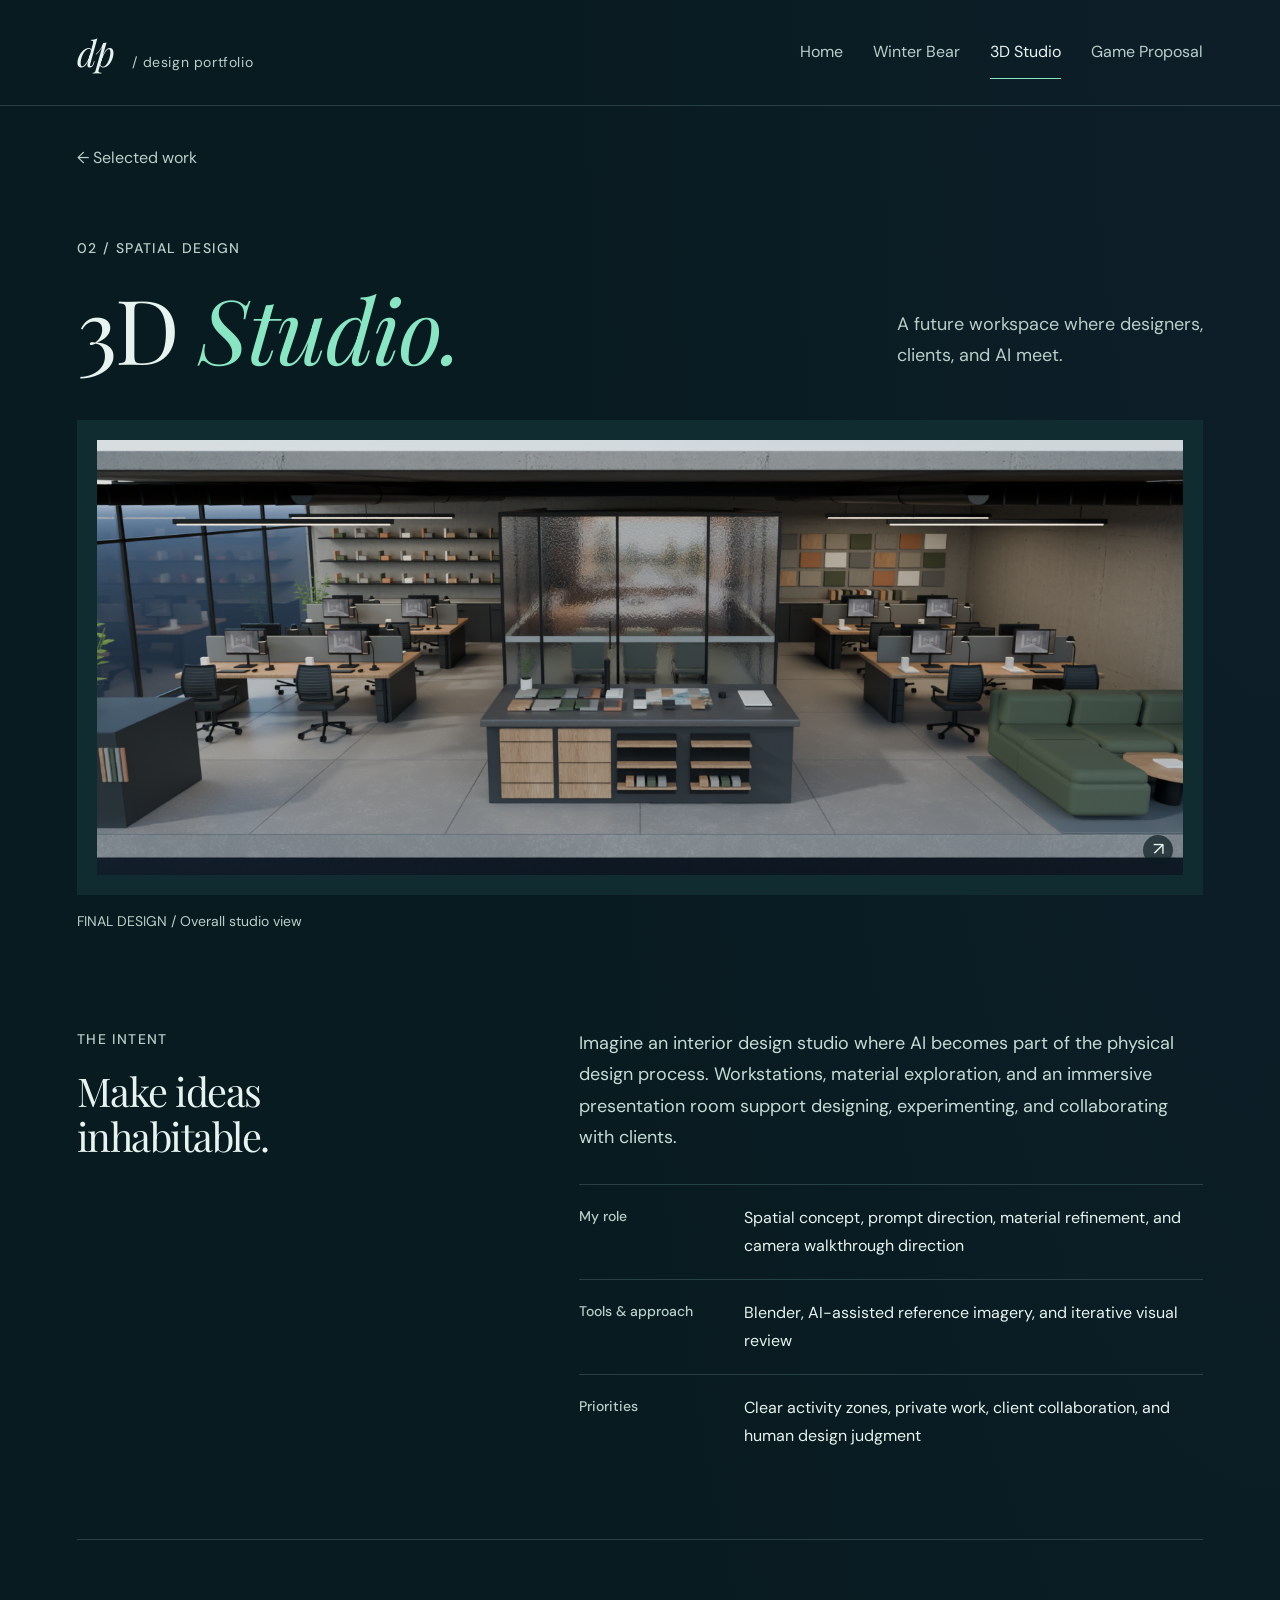
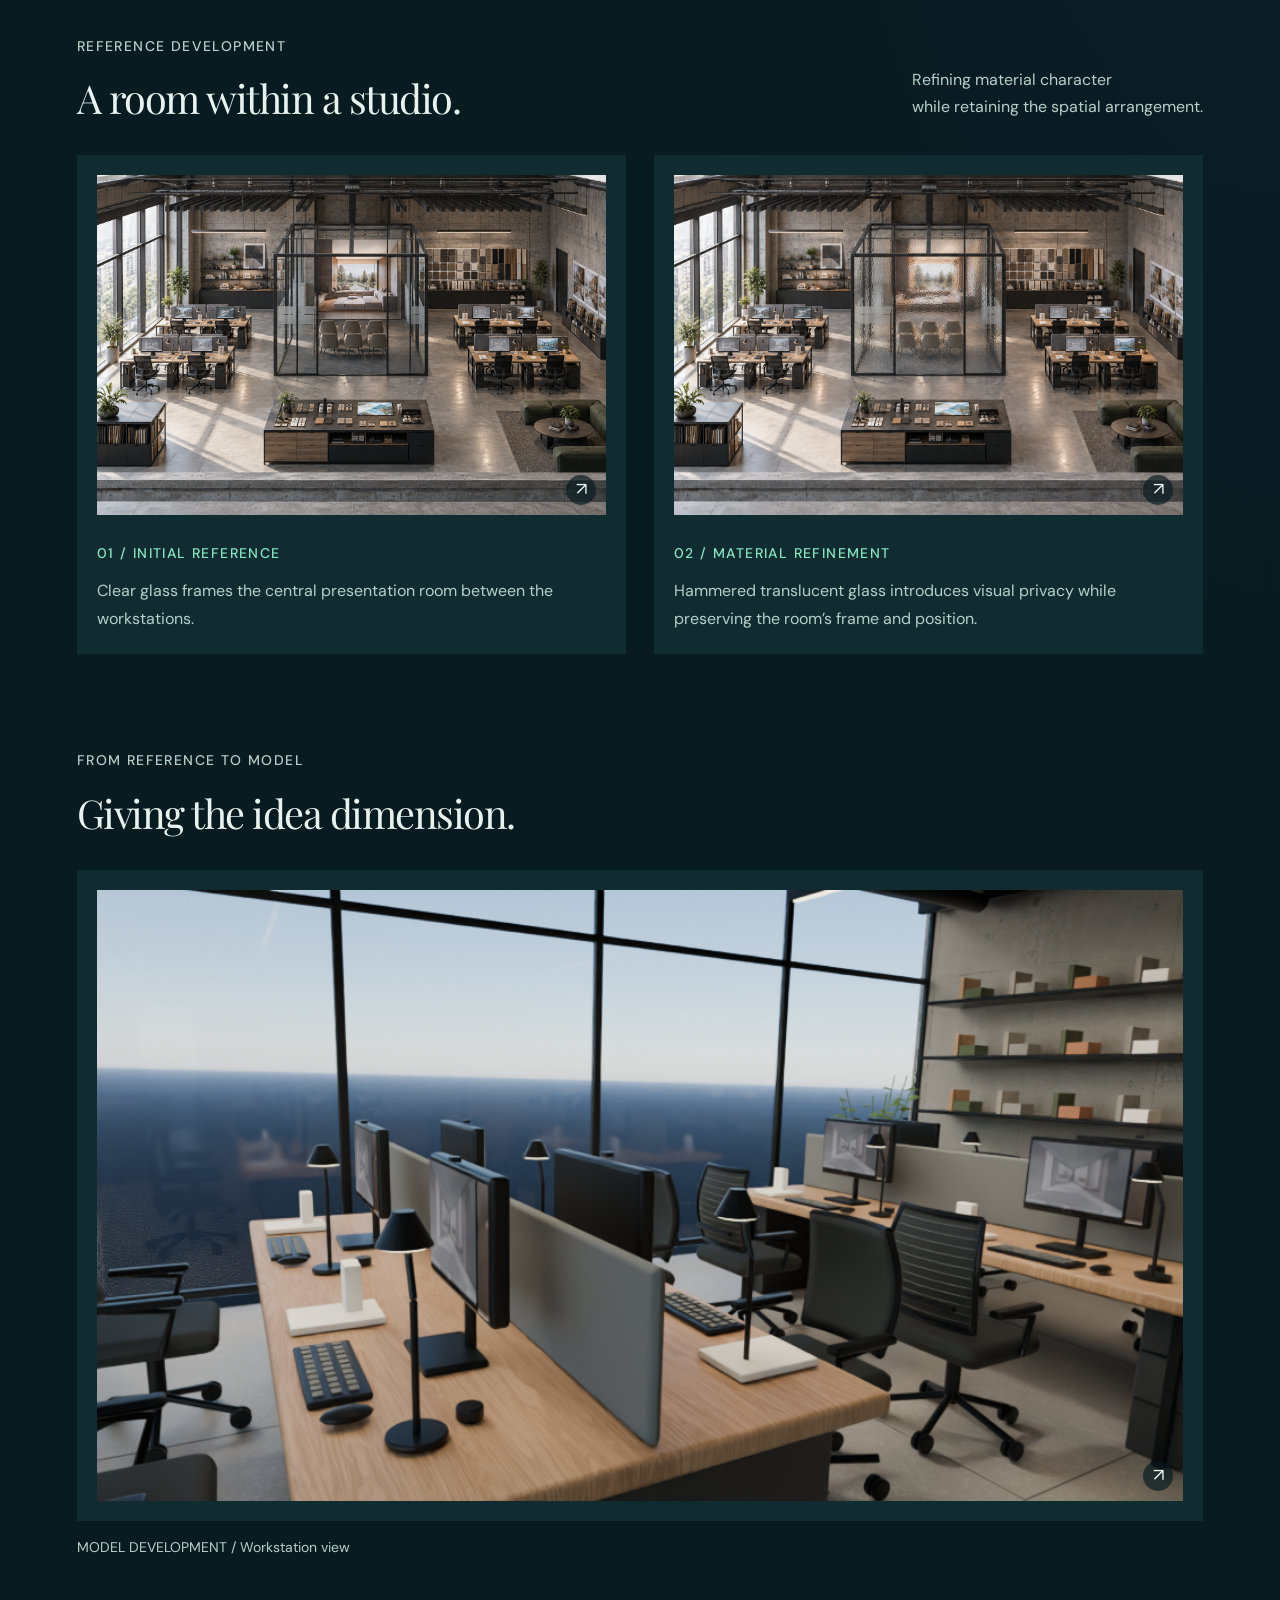
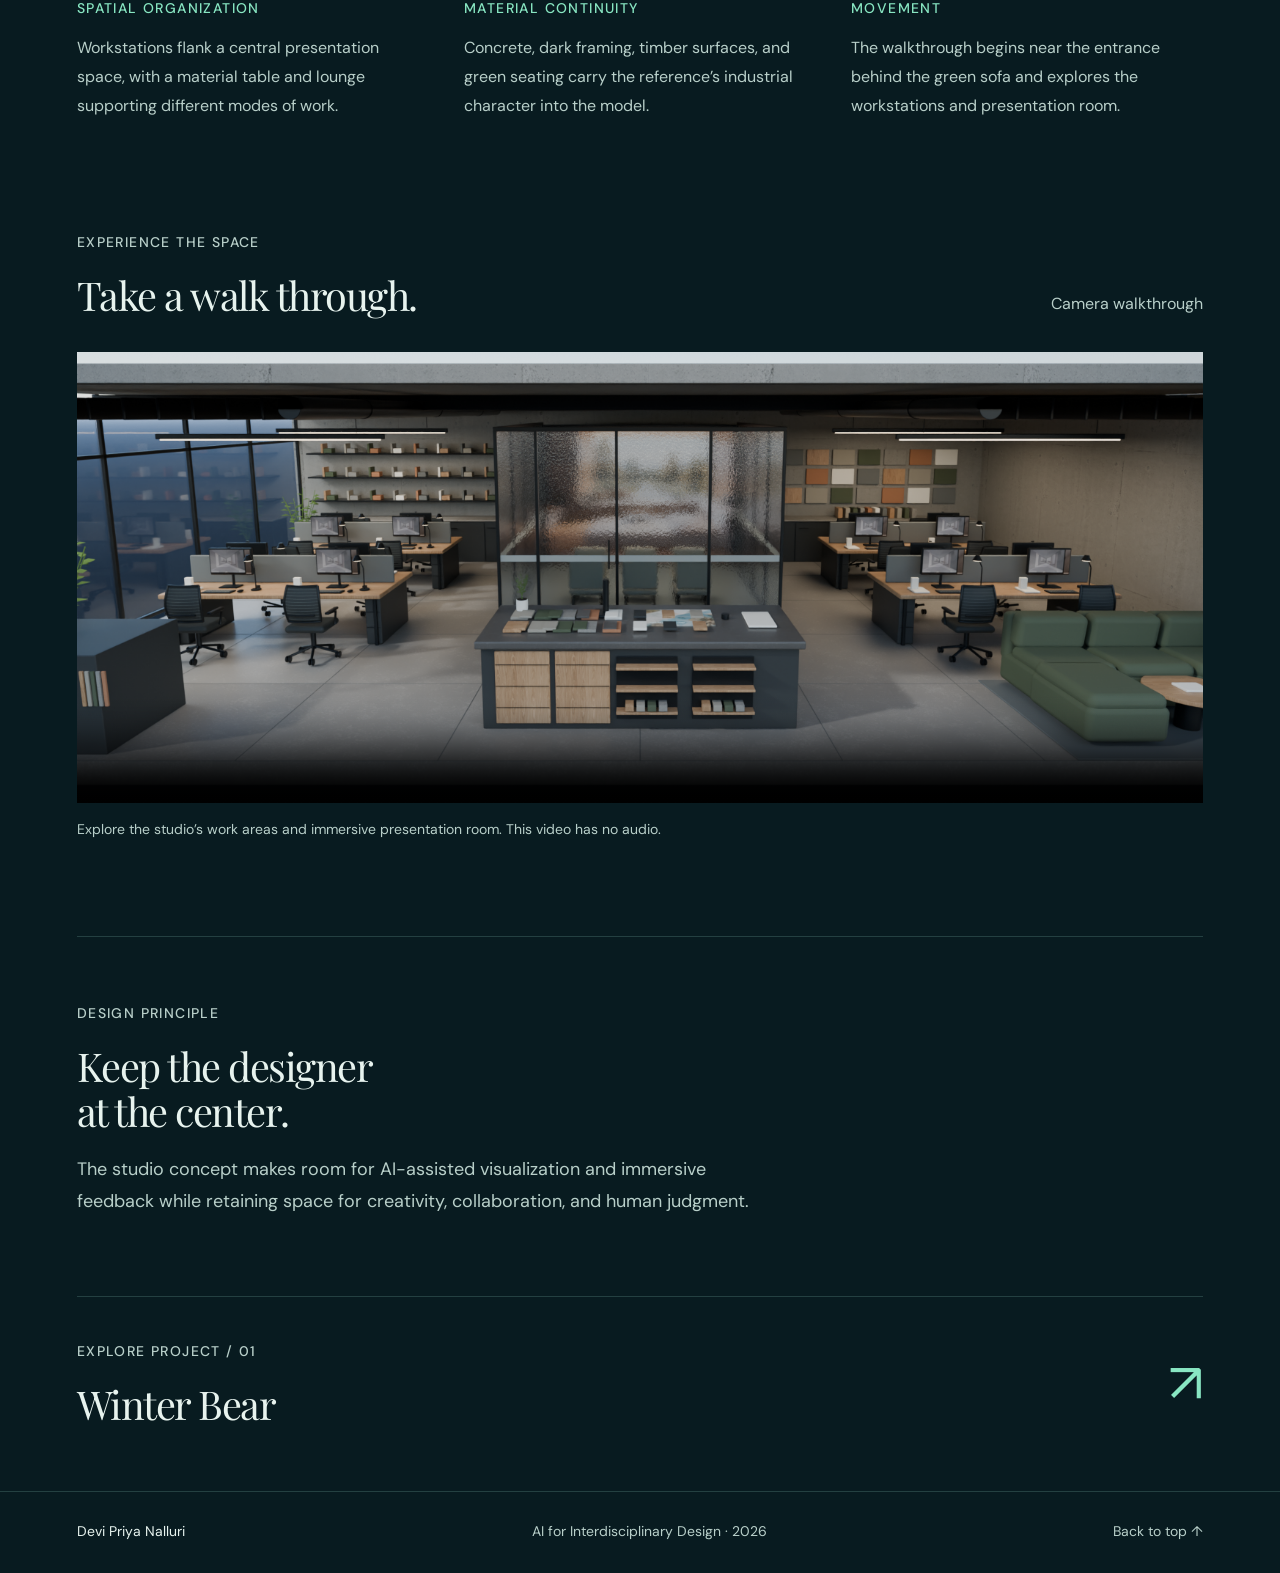
<file: studio.html>
<!doctype html><html lang="en"><head><meta charset="UTF-8"><meta name="viewport" content="width=device-width,initial-scale=1"><meta name="theme-color" content="#081b20"><meta name="description" content="Devi Priya Nalluri’s AI for Interdisciplinary Design Portfolio. Explore Winter Bear album artwork, an AI-integrated 3D Studio, and the game proposal Out of Reflection."><title>3D Studio — Devi Priya Nalluri</title><link rel="stylesheet" href="styles.css?v=out-of-reflection-1"></head><body id="top"><a class="skip" href="#main">Skip to content</a><header class="header"><a class="brand" href="index.html" aria-label="Devi Priya Nalluri home">dp<span> / design portfolio</span></a><nav aria-label="Main navigation"><a href="index.html" >Home</a><a href="winter-bear.html" >Winter Bear</a><a href="studio.html" aria-current="page">3D Studio</a><a href="game-proposal.html">Game Proposal</a></nav></header><main id="main" class="project-page"><a class="back" href="index.html#projects">← Selected work</a><section class="project-intro"><div><p class="eyebrow">02 / SPATIAL DESIGN</p><h1>3D <em>Studio.</em></h1></div><p>A future workspace where designers,<br>clients, and AI meet.</p></section><button class="image-button wide-feature" data-full="assets/studio-final.png" aria-label="Enlarge: Final 3D Studio: industrial interior with a central translucent presentation room"><img src="assets/studio-final.png" alt="Final 3D Studio: industrial interior with a central translucent presentation room" loading="lazy"><span class="expand" aria-hidden="true">↗</span></button><p class="image-caption">FINAL DESIGN / Overall studio view</p><section class="brief section-space"><div><p class="eyebrow">THE INTENT</p><h2>Make ideas<br>inhabitable.</h2></div><div><p class="body-large">Imagine an interior design studio where AI becomes part of the physical design process. Workstations, material exploration, and an immersive presentation room support designing, experimenting, and collaborating with clients.</p><dl class="details"><div><dt>My role</dt><dd>Spatial concept, prompt direction, material refinement, and camera walkthrough direction</dd></div><div><dt>Tools & approach</dt><dd>Blender, AI-assisted reference imagery, and iterative visual review</dd></div><div><dt>Priorities</dt><dd>Clear activity zones, private work, client collaboration, and human design judgment</dd></div></dl></div></section><section class="section-space"><div class="section-heading"><div><p class="eyebrow">REFERENCE DEVELOPMENT</p><h2>A room within a studio.</h2></div><p>Refining material character<br>while retaining the spatial arrangement.</p></div><div class="comparison"> <figure><button class="image-button " data-full="assets/studio-initial.png" aria-label="Enlarge: Initial studio reference with clear glass presentation room"><img src="assets/studio-initial.png" alt="Initial studio reference with clear glass presentation room" loading="lazy"><span class="expand" aria-hidden="true">↗</span></button><figcaption><span class="eyebrow">01 / INITIAL REFERENCE</span><p>Clear glass frames the central presentation room between the workstations.</p></figcaption></figure><figure><button class="image-button " data-full="assets/studio-refined.png" aria-label="Enlarge: Refined studio reference with hammered translucent glass"><img src="assets/studio-refined.png" alt="Refined studio reference with hammered translucent glass" loading="lazy"><span class="expand" aria-hidden="true">↗</span></button><figcaption><span class="eyebrow">02 / MATERIAL REFINEMENT</span><p>Hammered translucent glass introduces visual privacy while preserving the room’s frame and position.</p></figcaption></figure></div></section><section class="section-space"><div class="section-heading"><div><p class="eyebrow">FROM REFERENCE TO MODEL</p><h2>Giving the idea dimension.</h2></div></div><button class="image-button wide-feature" data-full="assets/studio-frame-0511.png" aria-label="Enlarge: Studio workstation view with timber desks, monitors, task lamps, and floor-to-ceiling glazing"><img src="assets/studio-frame-0511.png" alt="Studio workstation view with timber desks, monitors, task lamps, and floor-to-ceiling glazing" loading="lazy"><span class="expand" aria-hidden="true">↗</span></button><p class="image-caption">MODEL DEVELOPMENT / Workstation view</p><div class="decision-row"><div><span class="eyebrow">SPATIAL ORGANIZATION</span><p>Workstations flank a central presentation space, with a material table and lounge supporting different modes of work.</p></div><div><span class="eyebrow">MATERIAL CONTINUITY</span><p>Concrete, dark framing, timber surfaces, and green seating carry the reference’s industrial character into the model.</p></div><div><span class="eyebrow">MOVEMENT</span><p>The walkthrough begins near the entrance behind the green sofa and explores the workstations and presentation room.</p></div></div></section><section class="walkthrough section-space"><div class="section-heading"><div><p class="eyebrow">EXPERIENCE THE SPACE</p><h2>Take a walk through.</h2></div><p>Camera walkthrough</p></div><video controls playsinline preload="metadata" poster="assets/studio-final.png" aria-label="Silent camera walkthrough of the 3D Studio"><source src="assets/studio-walkthrough.mp4" type="video/mp4">Your browser does not support video. <a href="assets/studio-walkthrough.mp4">Download the walkthrough</a>.</video><p class="image-caption">Explore the studio’s work areas and immersive presentation room. This video has no audio.</p></section><section class="reflection section-space"><p class="eyebrow">DESIGN PRINCIPLE</p><h2>Keep the designer<br>at the center.</h2><p>The studio concept makes room for AI-assisted visualization and immersive feedback while retaining space for creativity, collaboration, and human judgment.</p></section><a class="next-project" href="winter-bear.html"><div><p class="eyebrow">EXPLORE PROJECT / 01</p><h2>Winter Bear</h2></div><span>↗</span></a></main><footer><a href="index.html">Devi Priya Nalluri</a><span>AI for Interdisciplinary Design · 2026</span><a href="#top">Back to top ↑</a></footer><dialog id="viewer"><button class="close" aria-label="Close image">Close ×</button><img alt=""><p></p></dialog><script src="app.js?v=fireworks-expiry-1"></script></body></html>
</file>
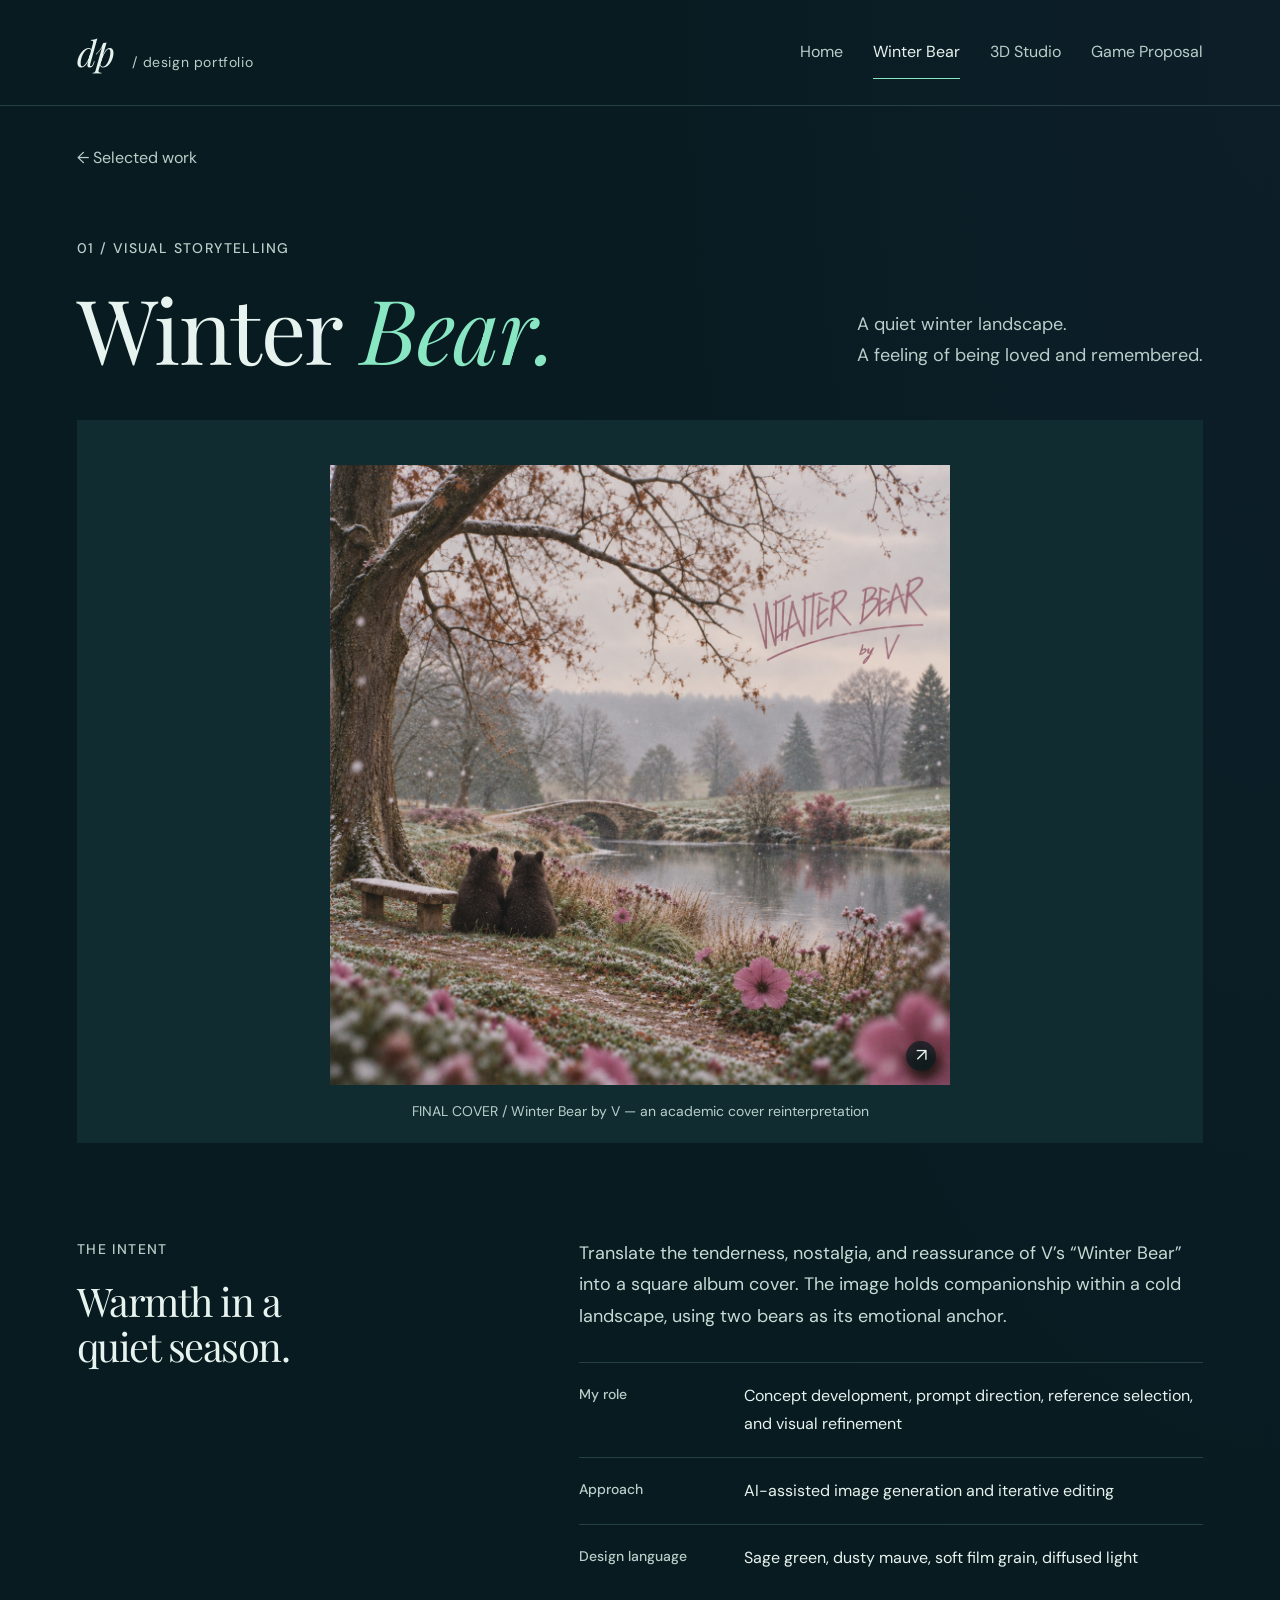
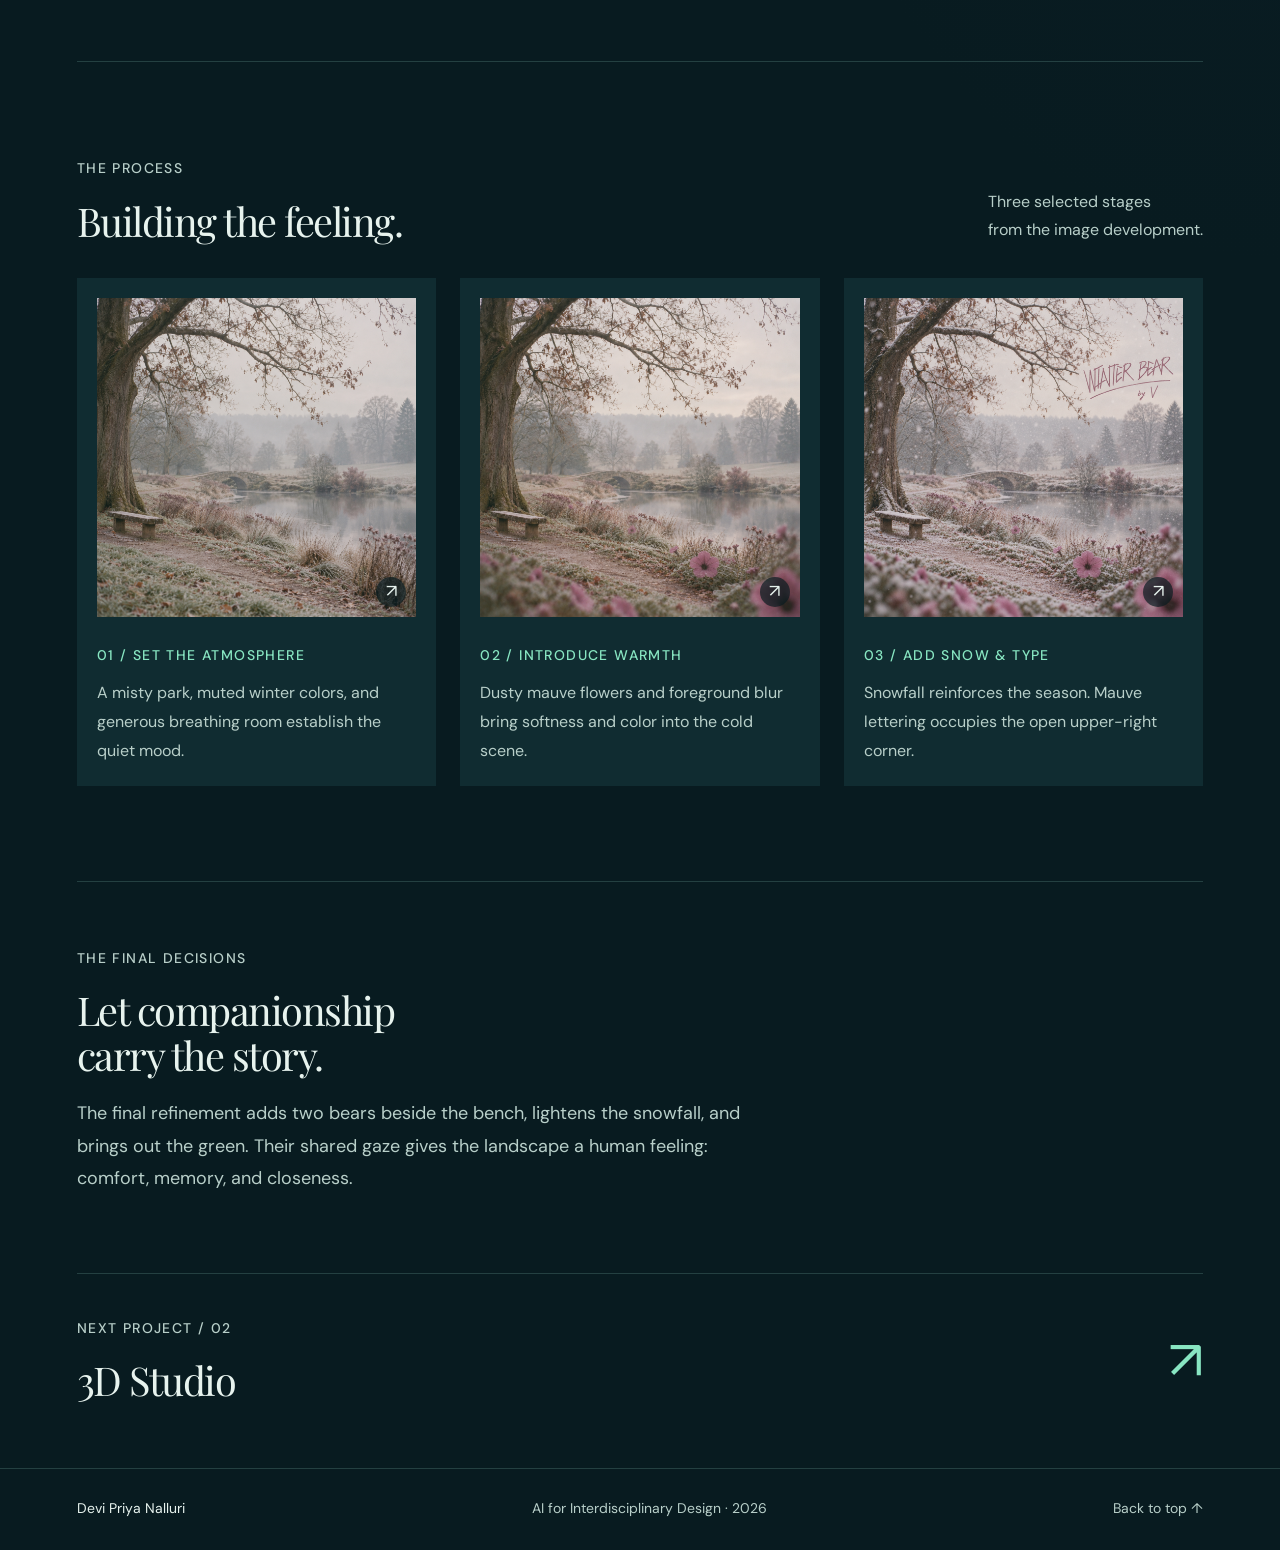
<file: winter-bear.html>
<!doctype html><html lang="en"><head><meta charset="UTF-8"><meta name="viewport" content="width=device-width,initial-scale=1"><meta name="theme-color" content="#081b20"><meta name="description" content="Devi Priya Nalluri’s AI for Interdisciplinary Design Portfolio. Explore Winter Bear album artwork, an AI-integrated 3D Studio, and the game proposal Out of Reflection."><title>Winter Bear — Devi Priya Nalluri</title><link rel="stylesheet" href="styles.css?v=out-of-reflection-1"></head><body id="top"><a class="skip" href="#main">Skip to content</a><header class="header"><a class="brand" href="index.html" aria-label="Devi Priya Nalluri home">dp<span> / design portfolio</span></a><nav aria-label="Main navigation"><a href="index.html" >Home</a><a href="winter-bear.html" aria-current="page">Winter Bear</a><a href="studio.html" >3D Studio</a><a href="game-proposal.html">Game Proposal</a></nav></header><main id="main" class="project-page"><a class="back" href="index.html#projects">← Selected work</a><section class="project-intro"><div><p class="eyebrow">01 / VISUAL STORYTELLING</p><h1>Winter <em>Bear.</em></h1></div><p>A quiet winter landscape.<br>A feeling of being loved and remembered.</p></section><div class="cover-feature"><button class="image-button " data-full="assets/winter-bear.png" aria-label="Enlarge: Final Winter Bear cover: two brown bears under a tree beside a snowy pond, with mauve flowers and title lettering"><img src="assets/winter-bear.png" alt="Final Winter Bear cover: two brown bears under a tree beside a snowy pond, with mauve flowers and title lettering" loading="lazy"><span class="expand" aria-hidden="true">↗</span></button><p class="image-caption">FINAL COVER / Winter Bear by V — an academic cover reinterpretation</p></div><section class="brief section-space"><div><p class="eyebrow">THE INTENT</p><h2>Warmth in a<br>quiet season.</h2></div><div><p class="body-large">Translate the tenderness, nostalgia, and reassurance of V’s “Winter Bear” into a square album cover. The image holds companionship within a cold landscape, using two bears as its emotional anchor.</p><dl class="details"><div><dt>My role</dt><dd>Concept development, prompt direction, reference selection, and visual refinement</dd></div><div><dt>Approach</dt><dd>AI-assisted image generation and iterative editing</dd></div><div><dt>Design language</dt><dd>Sage green, dusty mauve, soft film grain, diffused light</dd></div></dl></div></section><section class="section-space"><div class="section-heading"><div><p class="eyebrow">THE PROCESS</p><h2>Building the feeling.</h2></div><p>Three selected stages<br>from the image development.</p></div><div class="process-grid"><figure><button class="image-button " data-full="assets/cover-landscape.png" aria-label="Enlarge: Winter park landscape before flowers and lettering"><img src="assets/cover-landscape.png" alt="Winter park landscape before flowers and lettering" loading="lazy"><span class="expand" aria-hidden="true">↗</span></button><figcaption><span class="eyebrow">01 / SET THE ATMOSPHERE</span><p>A misty park, muted winter colors, and generous breathing room establish the quiet mood.</p></figcaption></figure><figure><button class="image-button " data-full="assets/cover-flowers.png" aria-label="Enlarge: Winter landscape with dusty mauve flowers in the foreground"><img src="assets/cover-flowers.png" alt="Winter landscape with dusty mauve flowers in the foreground" loading="lazy"><span class="expand" aria-hidden="true">↗</span></button><figcaption><span class="eyebrow">02 / INTRODUCE WARMTH</span><p>Dusty mauve flowers and foreground blur bring softness and color into the cold scene.</p></figcaption></figure><figure><button class="image-button " data-full="assets/cover-type.png" aria-label="Enlarge: Snowy park with Winter Bear lettering in the upper right"><img src="assets/cover-type.png" alt="Snowy park with Winter Bear lettering in the upper right" loading="lazy"><span class="expand" aria-hidden="true">↗</span></button><figcaption><span class="eyebrow">03 / ADD SNOW & TYPE</span><p>Snowfall reinforces the season. Mauve lettering occupies the open upper-right corner.</p></figcaption></figure></div></section><section class="reflection section-space"><p class="eyebrow">THE FINAL DECISIONS</p><h2>Let companionship<br>carry the story.</h2><p>The final refinement adds two bears beside the bench, lightens the snowfall, and brings out the green. Their shared gaze gives the landscape a human feeling: comfort, memory, and closeness.</p></section><a class="next-project" href="studio.html"><div><p class="eyebrow">NEXT PROJECT / 02</p><h2>3D Studio</h2></div><span>↗</span></a></main><footer><a href="index.html">Devi Priya Nalluri</a><span>AI for Interdisciplinary Design · 2026</span><a href="#top">Back to top ↑</a></footer><dialog id="viewer"><button class="close" aria-label="Close image">Close ×</button><img alt=""><p></p></dialog><script src="app.js?v=fireworks-expiry-1"></script></body></html>
</file>
<file: styles.css>
@import url('https://fonts.googleapis.com/css2?family=DM+Sans:wght@400;450;500;600;700&family=Playfair+Display:ital,wght@0,400;0,500;1,400;1,500&display=swap');
:root{--bg:#081b20;--ink:#e7f3ee;--muted:#a5bfb9;--line:#9bdfcc30;--accent:#88e6c2;--violet:#b5a0ee;--serif:'Playfair Display',Georgia,serif;--sans:'DM Sans',Arial,sans-serif;color-scheme:dark}*{box-sizing:border-box}html{scroll-behavior:smooth;scroll-padding-top:30px}body{margin:0;background:var(--bg);color:var(--ink);font-family:var(--sans);font-size:15px;line-height:1.65}a{color:inherit;text-decoration:none}button{font:inherit;color:inherit}button,a{-webkit-tap-highlight-color:transparent}a:focus-visible,button:focus-visible{outline:2px solid var(--accent);outline-offset:6px}::selection{background:#397f72;color:white}.header,main,footer{max-width:1600px;margin:auto;padding-left:6%;padding-right:6%}.header{height:106px;display:flex;align-items:center;justify-content:space-between;border-bottom:1px solid var(--line)}.brand{font-family:var(--serif);font-size:30px;font-style:italic;letter-spacing:-2px}.brand span{font-family:var(--sans);font-style:normal;font-size:11px;letter-spacing:1px;color:var(--muted);margin-left:15px}nav{display:flex;gap:35px;font-size:12px}nav a{color:var(--muted);padding:7px 0;border-bottom:1px solid transparent}nav a:hover,nav a[aria-current]{color:var(--ink);border-color:var(--accent)}.eyebrow{font-size:10px;letter-spacing:2px;font-weight:500;line-height:1.6;color:var(--muted);margin:0 0 18px}h1,h2,h3,p{margin-top:0}h1,h2,h3{font-family:var(--serif);font-weight:400;line-height:1.14;letter-spacing:-1.5px}em{font-weight:400;color:var(--accent)}h1{font-size:clamp(48px,5.3vw,83px);margin-bottom:25px}h2{font-size:clamp(32px,3.1vw,48px);margin-bottom:20px}h3{font-size:32px;margin:0}.home-hero{display:grid;grid-template-columns:1.08fr 1fr;gap:6%;padding:88px 0 100px;align-items:center}.hero-copy>.eyebrow{color:var(--accent);margin-bottom:27px}.intro{font-size:14px;color:var(--muted);margin-bottom:35px}.text-link{font-size:12px;border-bottom:1px solid #8a929d;padding-bottom:10px;display:inline-flex;gap:40px}.text-link:hover{color:var(--accent)}.sky-wrap{padding-top:8px}#firework-area{position:relative;overflow:hidden;height:460px;border:1px solid #ffffff16;border-radius:48% 48% 2px 2px;background:radial-gradient(ellipse at 50% 65%,#163c40 0%,#0a202d 48%,#050f1f 90%);cursor:crosshair;isolation:isolate}canvas{position:absolute;inset:0;width:100%;height:100%}.moon{position:absolute;top:100px;right:90px;width:60px;height:60px;border-radius:50%;box-shadow:12px 6px 0 0 #e6dfc9;transform:rotate(-23deg);filter:drop-shadow(0 0 17px #ded0ad55);pointer-events:none}.sky-coordinate{position:absolute;bottom:99px;left:30px;font-size:8px;letter-spacing:2px;color:#b5d7cf;pointer-events:none}.sky-caption{position:absolute;bottom:0;left:0;right:0;padding:20px 30px;border-top:1px solid var(--line);display:flex;justify-content:space-between;align-items:center;gap:15px;background:#06191cbb}.sky-caption>span{font-family:var(--serif);font-style:italic;font-size:18px}.sky-caption button{border:0;background:transparent;text-align:left;font-size:9px;cursor:pointer;padding:8px 0;color:#9bf3d1}.sky-note{display:flex;justify-content:space-between;margin:16px 0 0;font-size:9px;color:var(--muted)}.sky-note span{font-size:8px;letter-spacing:1px}.projects{border-top:1px solid var(--line);padding:50px 0 85px}.section-heading{display:flex;justify-content:space-between;gap:30px;align-items:end;margin-bottom:35px}.section-heading h2{margin-bottom:0}.section-heading>p{font-size:12px;color:var(--muted);margin:0;max-width:260px}.project-grid{display:grid;grid-template-columns:1fr 1fr;gap:36px}.card-image{height:430px;position:relative;overflow:hidden;background:#102c31;display:flex;align-items:center;justify-content:center}.card-image.album{background:#152e33;padding:33px}.card-image.album img{width:auto;max-width:100%;height:100%;object-fit:contain}.card-image.studio img{width:100%;height:100%;object-fit:cover}.card-image img{transition:transform .6s}.project-card:hover img{transform:scale(1.035)}.card-arrow{position:absolute;bottom:16px;right:17px;border:1px solid #ffffff80;background:#081b2088;border-radius:50%;width:35px;height:35px;text-align:center;line-height:33px}.card-meta{padding-top:23px}.card-meta .eyebrow{margin-bottom:8px}.card-meta>span{display:block;color:var(--muted);font-size:11px;margin-top:10px}.closing{text-align:center;border-top:1px solid var(--line);padding:70px 0 80px}.closing>p:last-child{font-family:var(--serif);font-size:40px;line-height:1.4;margin:0}footer{border-top:1px solid var(--line);display:flex;justify-content:space-between;gap:20px;padding-top:26px;padding-bottom:30px;font-size:10px;color:var(--muted)}footer>a:first-child{color:var(--ink)}.project-page{padding-top:38px}.back{font-size:11px;color:var(--muted)}.project-intro{display:flex;justify-content:space-between;align-items:end;gap:30px;padding:65px 0 40px}.project-intro h1{font-size:clamp(64px,7vw,100px);margin:0}.project-intro>p{color:var(--muted);margin:0 0 8px;font-size:14px}.cover-feature{background:#102c31;padding:45px 0 20px;text-align:center}.cover-feature>.image-button{width:min(620px,80%)}.image-button{display:block;position:relative;margin:0;padding:0;background:transparent;border:0;cursor:zoom-in;overflow:hidden;width:100%}.image-button img{display:block;width:100%;height:auto}.expand{position:absolute;bottom:14px;right:14px;width:30px;height:30px;background:#081b20b0;border-radius:50%;line-height:28px;font-size:18px}.image-button:hover .expand{background:#3f4c5f}.image-caption{font-size:10px;color:var(--muted);margin:15px 0 0}.section-space{margin-top:95px}.brief{display:grid;grid-template-columns:1fr 1.6fr;gap:10%;padding-bottom:70px;border-bottom:1px solid var(--line)}.body-large{font-size:20px;line-height:1.75;color:#c3dcd4}.details{margin:30px 0 0}.details>div{border-top:1px solid var(--line);padding:14px 0;display:grid;grid-template-columns:120px 1fr;gap:15px}.details dt{font-size:11px;color:var(--muted)}.details dd{margin:0;font-size:12px}.process-grid{display:grid;grid-template-columns:repeat(3,1fr);gap:24px}figure{margin:0}figcaption{margin-top:20px}figcaption .eyebrow{color:var(--accent);font-size:9px}figcaption p{font-size:12px;color:var(--muted);margin-top:10px;line-height:1.8}.reflection{border-top:1px solid var(--line);padding-top:65px;padding-bottom:60px;max-width:100%}.reflection>p:last-child{color:var(--muted);max-width:590px;font-size:16px}.next-project{display:flex;align-items:center;justify-content:space-between;padding:38px 0 60px;border-top:1px solid var(--line)}.next-project h2{margin:0}.next-project>span{font-size:55px;color:var(--accent);transition:transform .2s}.next-project:hover>span{transform:translate(5px,-5px)}.comparison{display:grid;grid-template-columns:1fr 1fr;gap:28px}.decision-row{display:grid;grid-template-columns:repeat(3,1fr);gap:35px;margin-top:35px}.decision-row .eyebrow{color:var(--accent);font-size:9px}.decision-row p{color:var(--muted);font-size:12px;margin-top:12px}video{display:block;width:100%;background:#080d14;max-height:75vh}.skip{position:absolute;left:15px;top:-60px;background:var(--ink);color:var(--bg);padding:10px;z-index:20}.skip:focus{top:15px}dialog{border:1px solid var(--line);padding:55px 25px 15px;background:#081b20;color:var(--ink);max-width:95vw;max-height:95vh}dialog::backdrop{background:#03070de8}dialog img{display:block;max-width:85vw;max-height:73vh;object-fit:contain;margin:auto}dialog p{font-size:11px;color:var(--muted);margin:15px 0 0;max-width:800px}.close{position:absolute;right:20px;top:13px;background:transparent;border:0;cursor:pointer;font-size:12px}body:has(dialog[open]){overflow:hidden}
@media(min-width:1500px){.card-image{height:490px}}@media(max-width:1000px){.header,main,footer{padding-left:5%;padding-right:5%}.brand span{display:none}.home-hero{gap:5%;padding:65px 0 75px}#firework-area{height:400px}.sky-caption{padding:18px}.sky-caption>span{font-size:15px}.sky-coordinate{left:18px}.card-image{height:340px}.card-image.album{padding:25px}.sky-note{font-size:8px}.sky-note span{display:none}.project-intro>p{font-size:12px}.brief{gap:6%}}
@media(max-width:650px){.header{height:85px}nav{gap:18px;font-size:11px}.brand{font-size:26px}.home-hero{grid-template-columns:1fr;padding-top:50px;gap:45px}h1{font-size:clamp(38px,11.3vw,53px)}.intro br{display:none}.hero-copy{max-width:450px}#firework-area{height:380px;border-radius:46% 46% 2px 2px}.sky-caption{padding:20px}.moon{right:75px;top:75px}.sky-note{font-size:9px}.sky-note span{display:block}.section-heading{display:block;margin-bottom:26px}.section-heading>p{margin-top:20px}.project-grid,.process-grid,.comparison,.brief,.decision-row{grid-template-columns:1fr}.project-grid{gap:45px}.card-image{height:390px}.card-image.studio{height:300px}.projects{padding-top:35px;padding-bottom:60px}.closing{padding:50px 0}.closing>p:last-child{font-size:30px}footer{flex-wrap:wrap;gap:12px}footer>span{order:3;width:100%}footer>a:last-child{margin-left:auto}.project-intro{display:block;padding-top:40px}.project-intro>p{margin-top:20px;font-size:14px}.project-intro h1{font-size:64px}.section-space{margin-top:60px}.brief{gap:10px;padding-bottom:35px}.body-large{font-size:18px}.cover-feature{padding:25px 0 15px}.cover-feature>.image-button{width:88%}.cover-feature .image-caption{padding:0 12px;font-size:8px}.process-grid{gap:30px}.comparison{gap:25px}.reflection{padding-top:40px;padding-bottom:30px}.decision-row{gap:10px}.details>div{grid-template-columns:90px 1fr}.image-caption{font-size:9px}}
@media(prefers-reduced-motion:reduce){html{scroll-behavior:auto}*,*:before,*:after{animation:none!important;transition:none!important}}

body{background:radial-gradient(ellipse at 100% 0%,#18243b55,transparent 42%),var(--bg)}em{color:var(--accent)}.closing em{color:var(--violet)}#firework-area:focus-visible{outline:2px solid var(--accent);outline-offset:6px}#firework-area{border-color:#8ee8cc30}.sky-caption{min-height:76px}.sky-caption button{font-size:10px;min-height:38px}.sky-note{gap:12px}.sky-note>span{flex-shrink:0}.hero-copy>.eyebrow{color:var(--violet)}.card-arrow{border-color:#88e6c288}.moon{display:none}@media(max-width:650px){.sky-note{font-size:8px}.sky-caption>span{font-size:16px}.sky-caption{padding:16px}.sky-caption button{font-size:9px}}

/* Panoramic aurora aligns with the entire two-project grid. */
.home-hero{grid-template-columns:minmax(0,1fr);gap:42px;padding-top:64px;padding-bottom:70px}.sky-wrap{width:100%;min-width:0;padding-top:0}#firework-area{width:100%;height:440px;border-radius:28px 28px 2px 2px}.hero-copy{display:grid;grid-template-columns:1.3fr 1fr;column-gap:7%;align-items:end;max-width:none}.hero-copy>.eyebrow{grid-column:1/-1;margin-bottom:24px}.hero-copy h1{grid-column:1;grid-row:2/4;margin-bottom:0}.hero-copy .intro{grid-column:2;grid-row:2;margin-bottom:26px}.hero-copy .text-link{grid-column:2;grid-row:3;justify-self:start;align-self:start}.sky-coordinate{bottom:100px}.sky-caption{padding-left:30px;padding-right:30px}
@media(max-width:650px){.home-hero{gap:35px;padding-top:46px;padding-bottom:50px}.hero-copy{display:block}.hero-copy h1{margin-bottom:25px}.hero-copy .intro{margin-bottom:30px}#firework-area{height:360px;border-radius:22px 22px 2px 2px}.sky-caption{padding-left:16px;padding-right:16px}}

#firework-area{background:#07151e;cursor:crosshair;touch-action:pan-y;isolation:isolate}#firework-area canvas{display:block;pointer-events:none}.sky-note .firework-instruction{font-size:11px;letter-spacing:0;color:var(--muted);flex-shrink:1}.sr-only{position:absolute;width:1px;height:1px;padding:0;margin:-1px;overflow:hidden;clip:rect(0,0,0,0);white-space:nowrap;border:0}
.sky-note .firework-instruction{display:block}

.project-grid .card-image{aspect-ratio:1/1;height:auto}.project-grid .card-image.album{padding:0;background:transparent}.project-grid .card-image.album img{width:100%;height:100%;object-fit:cover}

.project-grid{grid-template-columns:repeat(2,minmax(0,1fr))}.project-card{min-width:0}.project-grid .card-image{display:block;position:relative;width:100%;aspect-ratio:1;height:auto;padding:0;overflow:hidden}.project-grid .card-image img{position:absolute;inset:0;width:100%;height:100%;max-width:none;object-fit:cover}.project-grid .card-image.studio img{transform:scale(1.1)}.project-grid .project-card:hover .card-image.studio img{transform:scale(1.135)}@media(max-width:650px){.project-grid{grid-template-columns:minmax(0,1fr)}}

.cover-feature>.image-button{margin-inline:auto}

/* Supporting typography uses the requested 14 / 16 / 18 px scale. */
:root{--muted:#b8cfc9}body{font-size:16px;line-height:1.75}.brand{font-size:36px}.brand span{font-size:14px;letter-spacing:.6px}nav{font-size:16px;gap:30px}nav a{padding:12px 0}.eyebrow,figcaption .eyebrow,.decision-row .eyebrow{font-size:14px;letter-spacing:1.4px;line-height:1.6}.intro,.project-intro>p{font-size:18px;line-height:1.75}.project-intro>p{max-width:420px}.text-link,.back{font-size:16px}.section-heading>p{font-size:16px;line-height:1.7;max-width:350px}.card-meta>span{font-size:16px;line-height:1.7}.card-meta h3{font-size:36px}.image-caption,.cover-feature .image-caption{font-size:14px;line-height:1.65}.cover-feature .image-caption{padding:0 24px}.body-large{font-size:18px;line-height:1.75}.details>div{grid-template-columns:145px minmax(0,1fr);gap:20px;padding:19px 0}.details dt{font-size:14px;font-weight:500}.details dd{font-size:16px;line-height:1.75}figcaption p,.decision-row p{font-size:16px;line-height:1.8}.reflection>p:last-child{font-size:18px;line-height:1.8;max-width:680px}footer{font-size:14px;line-height:1.65;flex-wrap:wrap;align-items:center;gap:20px;padding-top:28px;padding-bottom:30px}dialog p{font-size:14px}.close{font-size:16px;min-height:44px;top:4px}.sky-note{font-size:14px;flex-wrap:wrap;gap:10px 20px;line-height:1.65}.sky-note span{font-size:14px;letter-spacing:.6px}.sky-note .firework-instruction{font-size:16px;letter-spacing:0}.sky-coordinate{font-size:14px}.sky-caption button{font-size:16px}
@media(max-width:1000px){.brief{grid-template-columns:1fr 1.5fr;gap:5%}.details>div{grid-template-columns:1fr;gap:6px}.section-heading{align-items:start}.section-heading>p{max-width:300px}.process-grid{gap:22px}}
@media(max-width:650px){.header{height:auto;min-height:94px;gap:16px;padding-top:16px;padding-bottom:16px}.brand{font-size:34px}nav{font-size:16px;gap:16px;flex-wrap:wrap;justify-content:flex-end}.eyebrow,figcaption .eyebrow,.decision-row .eyebrow{font-size:14px;letter-spacing:1px}.section-heading>p,.card-meta>span{font-size:16px}.project-intro>p,.body-large{font-size:18px}.brief{grid-template-columns:1fr;gap:14px}.details dd,figcaption p,.decision-row p{font-size:16px}.reflection>p:last-child{font-size:18px}.image-caption,.cover-feature .image-caption{font-size:14px}.sky-note .firework-instruction{font-size:16px}.sky-note>span:last-child{font-size:14px}.section-heading>p{max-width:none}footer{font-size:14px}}
.hero-copy{display:block}

/* Shared green card surface for project imagery. */
:root{--card:#102c31}.project-card,.project-grid .card-image,.project-grid .card-image.album,.cover-feature,.process-grid figure,.comparison figure{background:var(--card)}.project-card .card-meta{padding:24px}.project-page .image-button{background:var(--card);padding:20px}.project-page .cover-feature>.image-button{padding:0}.process-grid figcaption,.comparison figcaption{margin-top:0;padding:4px 20px 20px}.process-grid figcaption p,.comparison figcaption p{margin-bottom:0}.project-page .expand{bottom:30px;right:30px}.project-page .cover-feature .expand{bottom:14px;right:14px}@media(max-width:650px){.project-card .card-meta{padding:20px}.project-page .image-button{padding:14px}.process-grid figcaption,.comparison figcaption{padding:4px 14px 20px}.project-page .expand{bottom:24px;right:24px}}

/* Game proposal — Section 01: introduce the game. */
.game-project-card{grid-column:1/-1;display:grid;grid-template-columns:1.2fr 1fr;align-items:center}.project-grid .game-project-card .card-image{aspect-ratio:1.44}.project-grid .card-image.game img{object-fit:contain}.game-project-card .card-meta{padding:36px}.game-project-card h3{font-size:clamp(30px,3.2vw,48px)}.game-project-card .card-meta>span{font-size:18px;line-height:1.65;max-width:420px;margin-top:20px}.game-title-block{padding:70px 0 48px;max-width:980px}.game-title-block h1{font-size:clamp(64px,8.5vw,124px);line-height:1.04;margin:0 0 30px}.game-tagline{font-size:18px;line-height:1.75;max-width:610px;color:var(--muted);margin:0}.game-visual{padding:30px;background:var(--card);border:1px solid var(--line)}.game-visual-heading{display:flex;align-items:center;justify-content:space-between;gap:24px;margin-bottom:28px}.game-visual-heading .eyebrow{margin-bottom:6px}.game-visual-heading p:last-child{font-family:var(--serif);font-size:clamp(24px,2.5vw,36px);line-height:1.3;margin:0}.discovery-counter{display:flex;align-items:center;gap:16px;border:1px solid #88e6c266;border-radius:50px;padding:10px 24px;color:var(--accent);white-space:nowrap}.discovery-counter span{font-size:14px;letter-spacing:1px}.discovery-counter strong{font-size:28px;line-height:1.2}.room-comparison{display:grid;grid-template-columns:repeat(2,minmax(0,1fr));gap:24px}.room-label{font-size:14px;letter-spacing:1px;display:flex;justify-content:space-between;gap:12px;margin-bottom:12px}.room-label>span{letter-spacing:0;color:var(--muted)}.project-page .room-zoom{padding:0;background:transparent}.room-zoom:after{content:'↗';position:absolute;right:12px;bottom:12px;width:30px;height:30px;border-radius:50%;background:#102c31c9;color:var(--ink);font-size:18px;line-height:29px}.change-inset{display:flex;justify-content:space-between;align-items:center;gap:30px;border-top:1px solid var(--line);margin-top:30px;padding-top:26px}.inset-explanation .eyebrow{color:var(--accent);margin-bottom:8px}.inset-explanation p:last-child{font-size:18px;line-height:1.6;margin-bottom:0}.detail-pair{display:flex;align-items:center;gap:22px}.detail-pair figure{width:130px;max-width:26vw}.detail-pair img{display:block;width:100%;height:auto}.detail-pair figcaption{font-size:14px;text-align:center;margin-top:8px;color:var(--muted)}.inset-arrow{font-size:30px;color:var(--accent)}.game-visual>figcaption{font-size:14px;color:var(--muted);line-height:1.7;border-top:1px solid var(--line);padding-top:20px;margin-top:26px;max-width:none}.game-intro-copy{display:grid;grid-template-columns:1fr 1.7fr;column-gap:8%;row-gap:48px;border-top:1px solid var(--line);padding-top:50px}.game-section-marker>span{display:inline-flex;align-items:center;justify-content:center;width:44px;height:44px;background:var(--accent);color:var(--bg);font-size:16px;margin-bottom:24px}.game-writing section+section{margin-top:38px;padding-top:32px;border-top:1px solid var(--line)}.game-writing h3{font-family:var(--sans);font-size:18px;font-weight:600;letter-spacing:0;line-height:1.5;margin-bottom:15px}.game-writing p{font-size:16px;line-height:1.85;color:var(--muted);margin:0;max-width:700px}.game-back-link{display:inline-block;margin:70px 0 55px;font-size:16px;color:var(--accent)}
@media(max-width:1000px){nav{gap:20px}.header{height:auto;min-height:106px;gap:24px;padding-top:20px;padding-bottom:20px}nav{flex-wrap:wrap;justify-content:flex-end}.game-visual{padding:22px}.room-label{flex-wrap:wrap;gap:0 12px}.change-inset{gap:22px}.detail-pair{gap:14px}.detail-pair figure{width:110px}.game-project-card .card-meta{padding:26px}}
@media(max-width:650px){.header{gap:14px}nav{gap:2px 16px;max-width:285px}.game-project-card{grid-template-columns:1fr}.game-project-card .card-meta{padding:24px}.game-title-block{padding:45px 0 35px}.game-title-block h1{font-size:64px}.game-visual{padding:16px}.game-visual-heading{gap:14px;align-items:start}.game-visual-heading p:last-child{font-size:26px}.discovery-counter{padding:10px 14px;gap:6px;flex-direction:column;border-radius:18px}.discovery-counter span{font-size:14px}.discovery-counter strong{font-size:24px}.room-comparison{grid-template-columns:1fr;gap:26px}.room-label{flex-wrap:nowrap}.change-inset{flex-direction:column;align-items:stretch;gap:22px}.inset-explanation p:last-child{font-size:18px}.detail-pair{justify-content:center;gap:18px}.detail-pair figure{max-width:none;width:38%}.game-intro-copy{grid-template-columns:1fr;gap:25px;padding-top:35px}.game-section-marker h2 br{display:none}.game-section-marker>span{margin-bottom:18px}.game-back-link{margin-top:50px}}

.reflection-title h1{font-size:clamp(24px,7.5vw,110px);white-space:nowrap}.game-writing p+p{margin-top:18px}.reflection-visual .game-visual-heading{margin-bottom:28px}

/* Gameplay evidence and personal observations */
.case-study-moments{grid-column:1/-1;margin-top:42px;min-width:0}
.moments-title{font-size:clamp(28px,3vw,42px);margin:0 0 36px}
.research-moment{border-top:1px solid var(--line);padding:36px 0 42px}
.moment-heading{margin-bottom:26px}.moment-heading .eyebrow{display:block;margin-bottom:12px}
.moment-heading h3{font-size:clamp(24px,2.6vw,36px);line-height:1.2;max-width:900px;margin:0}
.moment-layout{display:grid;grid-template-columns:1fr 1fr;gap:36px;align-items:start}
.moment-layout figure{margin:0;padding:18px;background:var(--card);min-width:0}
.moment-layout .image-button{width:100%;padding:0;margin:0}
.moment-layout figcaption{font-size:14px;line-height:1.6;color:var(--muted);margin-top:14px}
.moment-notes>div+div{margin-top:24px}
.moment-notes h4{font-family:var(--sans);font-size:18px;line-height:1.5;margin:0 0 8px;color:var(--accent)}
.moment-notes p{font-size:16px;line-height:1.85;color:var(--muted);margin:0}
@media(max-width:760px){.moment-layout{grid-template-columns:1fr;gap:24px}.case-study-moments{margin-top:20px}.research-moment{padding:28px 0 36px}}

/* Research event sequence */
.case-study-events{grid-column:1/-1;min-width:0;border-top:1px solid var(--line);padding-top:42px;margin-top:12px}
.case-study-events>h3{font-size:clamp(28px,3vw,42px);margin:0 0 32px}
.event-list{list-style:none;padding:0;margin:0;display:grid;gap:24px}
.player-event{background:var(--card);padding:30px;min-width:0}
.player-event h4{font-family:var(--sans);font-size:18px;line-height:1.5;display:flex;gap:14px;align-items:baseline;margin:0 0 26px}
.event-number{font-size:14px;color:var(--accent);font-variant-numeric:tabular-nums}
.event-flow{display:grid;grid-template-columns:minmax(0,1fr) 24px minmax(0,1fr) 24px minmax(0,1fr);gap:18px}
.event-step h5{font-family:var(--sans);font-size:14px;line-height:1.5;letter-spacing:.05em;text-transform:uppercase;color:var(--accent);margin:0 0 12px}
.event-step p{font-size:16px;line-height:1.8;color:var(--muted);margin:0}
.event-arrow{font-size:28px;color:var(--accent);padding-top:31px}
@media(max-width:760px){.player-event{padding:24px}.event-flow{grid-template-columns:1fr;gap:16px}.event-arrow{transform:rotate(90deg);justify-self:start;padding:0;line-height:1}.case-study-events> .eyebrow{line-height:1.7}}

/* Creator intent, first-hand observation, and personal interpretation */
.case-study-evidence{grid-column:1/-1;min-width:0;padding-top:42px;border-top:1px solid var(--line)}
.case-study-evidence>h3{font-size:clamp(28px,3vw,42px);margin:0 0 38px}
.evidence-grid{display:grid;grid-template-columns:repeat(3,minmax(0,1fr));column-gap:36px;row-gap:32px;align-items:start}
.evidence-column{border-top:1px solid var(--line);padding-top:24px;min-width:0}
.evidence-column>.eyebrow{display:block;margin-bottom:24px;color:var(--accent)}
.evidence-column h4{font-family:var(--sans);font-size:18px;line-height:1.5;margin:0 0 20px}
.evidence-column p{font-size:16px;line-height:1.85;color:var(--muted);margin:0 0 20px;overflow-wrap:break-word}
.evidence-column .evidence-source{font-size:14px;line-height:1.7;border-top:1px solid var(--line);padding-top:18px;margin-top:26px}
.evidence-source a{color:var(--accent);text-decoration:underline;text-underline-offset:4px}
@media(max-width:1000px){.evidence-grid{grid-template-columns:1fr}.evidence-column p{max-width:760px}}

/* Sticky contents contained by the proposal */
.proposal-layout{display:grid;grid-template-columns:210px minmax(0,1fr);column-gap:40px;align-items:start;margin-top:34px}
.proposal-content{min-width:0;container-type:inline-size}
.proposal-content .game-title-block{padding-top:28px}
.proposal-content .reflection-title h1{font-size:clamp(24px,8cqw,90px)}
.proposal-sidebar{position:sticky;top:24px;border:1px solid var(--line);background:var(--card);align-self:start;max-height:calc(100dvh - 48px);overflow-y:auto}
.proposal-sidebar-top{display:flex;gap:9px;border-bottom:1px solid var(--line);padding:18px}
.proposal-sidebar-top span{width:5px;height:5px;background:var(--accent)}
.proposal-sidebar-title{display:block;padding:27px 20px 32px;font-family:var(--sans);font-size:28px;font-weight:700;line-height:1.05;letter-spacing:-1px;background:var(--bg)}
.proposal-section-nav{display:flex;flex-direction:column;gap:0;font-size:16px}
.proposal-section-nav a{display:flex;gap:12px;align-items:baseline;width:100%;padding:20px;border:0;border-top:1px solid var(--line);color:var(--ink);font-weight:500;line-height:1.5}
.proposal-section-nav a span{font-size:14px;color:var(--muted)}
.proposal-section-nav .proposal-sub-link{padding:16px 20px 16px 44px;font-size:14px;font-weight:400;color:var(--muted)}
.proposal-section-nav a:hover,.proposal-section-nav a[aria-current="location"]{background:var(--accent);color:var(--bg);border-color:var(--line)}
.proposal-section-nav a[aria-current="location"] span,.proposal-section-nav a:hover span{color:var(--bg)}
.proposal-content [id]{scroll-margin-top:30px}
@container(max-width:700px){.moment-layout{grid-template-columns:1fr}.event-flow{grid-template-columns:1fr}.event-arrow{transform:rotate(90deg);justify-self:start;padding:0;line-height:1}}
@container(max-width:560px){.room-comparison{grid-template-columns:1fr}.game-visual{padding:16px}.room-label{flex-wrap:wrap}}
@media(max-width:900px){.proposal-layout{grid-template-columns:1fr;margin-top:24px}.proposal-sidebar{position:relative;top:auto;max-height:none;margin-bottom:28px}.proposal-sidebar-top{display:none}.proposal-sidebar-title{font-size:18px;padding:18px 20px}.proposal-sidebar-title br{display:none}.proposal-section-nav{flex-direction:row;flex-wrap:wrap;justify-content:flex-start;max-width:none}.proposal-section-nav a,.proposal-section-nav .proposal-sub-link{width:auto;flex:1 1 auto;padding:14px 18px;font-size:14px;border-right:1px solid var(--line)}.proposal-content .game-title-block{padding-top:12px}}
@media(prefers-reduced-motion:reduce){html{scroll-behavior:auto}}

html:has(.proposal-layout){scroll-behavior:auto}

.critical-ai-discussion{border-top:1px solid var(--line);padding-top:48px}.critical-ai-discussion h2{max-width:760px}

/* Minimal numbered proposal navigation */
.proposal-sidebar{border:0;background:transparent;--nav-accent:var(--accent)}
.proposal-section-nav{gap:8px;padding:0}
.proposal-section-nav a,.proposal-section-nav .proposal-upcoming{display:flex;align-items:baseline;gap:18px;min-height:66px;padding:18px 16px;border:0;border-left:3px solid transparent;font-size:18px;line-height:1.6;font-weight:400;color:var(--ink);background:transparent;width:100%}
.proposal-section-nav a span,.proposal-section-nav .proposal-upcoming>span{flex:0 0 24px;font-size:16px;font-variant-numeric:tabular-nums;color:var(--nav-accent)}
.proposal-section-nav a:hover,.proposal-section-nav a[aria-current="location"]{border-left-color:var(--nav-accent);background:var(--card);color:var(--nav-accent)}
.proposal-section-nav a:hover span,.proposal-section-nav a[aria-current="location"] span{color:var(--nav-accent)}
.proposal-upcoming{cursor:default}
@media(max-width:900px){.proposal-section-nav{gap:4px}.proposal-section-nav a,.proposal-section-nav .proposal-upcoming{width:auto;flex:0 1 auto;min-height:48px;padding:12px;gap:10px;font-size:16px}.proposal-section-nav a span,.proposal-section-nav .proposal-upcoming>span{font-size:14px;flex-basis:auto}}

/* Compact editorial hierarchy for the proposal page */
.game-proposal-page{padding-top:26px}
.proposal-layout{grid-template-columns:190px minmax(0,1fr);column-gap:36px;margin-top:24px}
.proposal-content .game-title-block{padding:8px 0 28px}
.proposal-content .game-title-block>.eyebrow{font-size:14px;letter-spacing:.07em;margin-bottom:14px}
.proposal-content .reflection-title h1{font-size:clamp(28px,6cqw,56px);line-height:1.12;margin-bottom:14px;letter-spacing:-1.4px}
.proposal-content .game-tagline{font-size:16px;line-height:1.6;max-width:600px}
.proposal-content .game-intro-copy{grid-template-columns:minmax(0,1fr);column-gap:0;row-gap:22px;padding-top:28px}
.proposal-content #game-introduction>.game-intro-copy{margin-top:0;margin-bottom:28px}
.proposal-content .section-space{margin-top:48px}
.proposal-content .game-section-marker{display:flex;align-items:center;gap:14px}
.proposal-content .game-section-marker>span{flex:0 0 30px;width:30px;height:30px;font-size:14px;margin:0}
.proposal-content .game-section-marker h2{font-size:30px;line-height:1.2;letter-spacing:-.6px;margin:0}
.proposal-content .game-section-marker h2 br{display:none}
.proposal-content .game-writing h3{font-size:18px;margin-bottom:10px}
.proposal-content .game-writing p,.proposal-content .moment-notes p,.proposal-content .event-step p,.proposal-content .evidence-column p{font-size:16px;line-height:1.65}
.proposal-content .game-writing section+section{margin-top:24px;padding-top:24px}
.proposal-content .game-writing p+p{margin-top:14px}
.proposal-content .game-visual{padding:22px}
.proposal-content .game-visual-heading{margin-bottom:20px}
.proposal-content .game-visual-heading p:last-child{font-size:24px;line-height:1.3;letter-spacing:-.4px}
.proposal-content .case-study-moments{margin-top:12px}
.proposal-content .moments-title,.proposal-content .case-study-events>h3,.proposal-content .case-study-evidence>h3{font-family:var(--sans);font-size:24px;font-weight:500;line-height:1.3;letter-spacing:-.3px;margin:0 0 24px}
.proposal-content .research-moment{padding:24px 0 28px}
.proposal-content .moment-heading{margin-bottom:18px}
.proposal-content .moment-heading .eyebrow{margin-bottom:8px}
.proposal-content .moment-heading h3{font-family:var(--sans);font-size:18px;font-weight:600;line-height:1.5;letter-spacing:0}
.proposal-content .moment-layout{gap:24px}
.proposal-content .moment-notes h4{font-size:16px;font-weight:600;margin-bottom:6px}
.proposal-content .moment-notes>div+div{margin-top:18px}
.proposal-content .case-study-events,.proposal-content .case-study-evidence{margin-top:4px;padding-top:28px}
.proposal-content .event-list{gap:16px}
.proposal-content .player-event{padding:22px}
.proposal-content .player-event h4{font-size:18px;margin-bottom:20px}
.proposal-content .evidence-grid{grid-template-columns:1fr;gap:24px}
.proposal-content .evidence-column{padding-top:20px}
.proposal-content .evidence-column>.eyebrow{margin-bottom:10px}
.proposal-content .evidence-column h4{margin-bottom:12px}
.proposal-content .evidence-column p{margin-bottom:14px;max-width:760px}
.proposal-content .critical-ai-discussion{padding-top:28px}
.proposal-content .game-back-link{margin:36px 0}
.proposal-section-nav{gap:2px;font-size:14px}
.proposal-section-nav a,.proposal-section-nav .proposal-upcoming{min-height:44px;padding:10px 12px;font-size:14px;line-height:1.5;gap:12px}
.proposal-section-nav a span,.proposal-section-nav .proposal-upcoming>span{font-size:14px;flex-basis:22px}
@media(max-width:900px){.proposal-layout{grid-template-columns:1fr;column-gap:0}.proposal-sidebar{margin-bottom:22px}.proposal-section-nav a,.proposal-section-nav .proposal-upcoming{width:auto;min-height:42px;padding:10px 12px;font-size:14px}.proposal-section-nav a span,.proposal-section-nav .proposal-upcoming>span{flex-basis:auto}.proposal-content .game-section-marker h2{font-size:26px}.proposal-content .section-space{margin-top:36px}}

/* Section 03: the supplied AI research, sources, and verification status */
.ai-discussion-writing{margin-top:24px}
.ai-discussion-intro{font-size:16px;line-height:1.65;color:var(--muted);max-width:760px;margin:0 0 24px}
.ai-research-heading{font-family:var(--sans);font-size:18px;line-height:1.5;font-weight:600;letter-spacing:0;margin:0 0 20px}
.ai-research-list{display:grid;gap:18px}
.ai-research-card{border:1px solid var(--line);background:var(--card);padding:24px;min-width:0}
.ai-claim .eyebrow{font-size:14px;letter-spacing:.06em;color:var(--accent);margin:0 0 10px}
.ai-claim h4{font-family:var(--sans);font-size:18px;font-weight:500;line-height:1.5;margin:0 0 20px}
.ai-source-status{display:grid;grid-template-columns:minmax(0,1fr) minmax(0,1.6fr);column-gap:28px;row-gap:20px;border-top:1px solid var(--line);padding-top:18px}
.ai-source-status h5{font-family:var(--sans);font-size:14px;font-weight:600;line-height:1.5;text-transform:uppercase;letter-spacing:.04em;color:var(--accent);margin:0 0 8px}
.ai-source-status p{font-size:16px;line-height:1.65;color:var(--muted);margin:0;overflow-wrap:anywhere}
.ai-discussion-writing a{color:var(--accent);text-decoration:underline;text-underline-offset:3px}
.ai-source-status strong{color:var(--ink);font-weight:600}
@container(max-width:650px){.ai-source-status{grid-template-columns:1fr}.ai-research-card{padding:20px}}

.ai-gaps{margin-top:28px;padding-top:24px;border-top:1px solid var(--line)}.ai-gaps h3{font-family:var(--sans);font-size:24px;line-height:1.3;font-weight:500;letter-spacing:-.3px;margin:0}

.ai-gap-list{display:grid;grid-template-columns:repeat(2,minmax(0,1fr));gap:20px;margin-top:20px}.ai-gap{padding:22px;background:var(--card);border:1px solid var(--line)}.ai-gap h4{font-family:var(--sans);font-size:18px;line-height:1.5;margin:0 0 12px}.ai-gap h4 span{color:var(--accent)}.ai-gap p{font-size:16px;line-height:1.65;color:var(--muted);margin:0}.ai-gap p+p{margin-top:14px}.ai-gap strong{font-weight:600;color:var(--ink)}@container(max-width:650px){.ai-gap-list{grid-template-columns:1fr}}

/* The student's revision exchange, displayed as text messages */
.ai-revision{margin-top:28px;padding-top:24px;border-top:1px solid var(--line)}
.ai-revision h3{font-family:var(--sans);font-size:24px;line-height:1.3;font-weight:500;letter-spacing:-.3px;margin:0 0 24px}
.discussion-messages{list-style:none;display:flex;flex-direction:column;gap:18px;padding:0;margin:0;width:100%;max-width:none}
.discussion-message{width:100%;max-width:100%;padding:18px 20px;border:1px solid var(--line);background:var(--card);border-radius:18px 18px 18px 4px}
.message-me{align-self:flex-end;background:#153c3c;border-color:#88e6c24d;border-radius:18px 18px 4px 18px}
.message-ai{align-self:flex-start}
.message-speaker{display:block;font-size:14px;line-height:1.5;font-weight:600;color:var(--accent);margin-bottom:7px}
.discussion-message p{font-size:16px;line-height:1.65;color:var(--ink);margin:0}
@container(max-width:650px){.discussion-message{max-width:100%;padding:16px}.ai-revision h3{font-size:22px}}

/* Distinct conversational bubbles within the full-width exchange */
.discussion-messages{width:100%;max-width:none;gap:16px}
.discussion-message{width:90%;max-width:90%;padding:18px 22px;position:relative}
.discussion-message.message-me{align-self:flex-end;background:#18433d;border-color:#88e6c250;border-radius:18px 18px 4px 18px}
.discussion-message.message-ai{align-self:flex-start;background:#222d43;border-color:#b5a0ee40;border-radius:18px 18px 18px 4px}
.message-me .message-speaker{color:var(--accent)}
.message-ai .message-speaker{color:var(--violet)}
@container(max-width:650px){.discussion-message{width:94%;max-width:94%;padding:16px 18px}}

/* Review the discussion: four numbered reflections */
.discussion-reflection{margin-top:32px;padding:28px;background:transparent;border:0}
.discussion-reflection>.eyebrow{font-size:14px;color:var(--accent);letter-spacing:.06em;margin:0 0 12px}
.discussion-reflection>h3{font-family:var(--sans);font-size:24px;font-weight:500;line-height:1.3;letter-spacing:-.3px;margin:0 0 26px;max-width:720px}
.reflection-question-grid{display:grid;grid-template-columns:repeat(2,minmax(0,1fr));border-top:0}
.reflection-cell{padding:24px 24px 24px 0;min-width:0;border-bottom:0}
.reflection-cell:nth-child(even){border-left:1px solid var(--line);padding-left:24px;padding-right:0}
.reflection-cell>.eyebrow{display:block;font-size:14px;color:var(--accent);letter-spacing:0;margin-bottom:14px}
.reflection-cell h4{font-family:var(--sans);font-size:18px;line-height:1.5;font-weight:600;margin:0 0 12px}
.reflection-cell p{font-size:16px;line-height:1.65;color:var(--muted);margin:0}
.reflection-cell strong{color:var(--ink);font-weight:600}
@container(max-width:650px){.discussion-reflection{padding:20px}.reflection-question-grid{grid-template-columns:1fr}.reflection-cell,.reflection-cell:nth-child(even){border-left:0;padding:22px 0}}

/* Separate reflections without framing the grid */
.reflection-cell:nth-child(n+3){border-top:1px solid var(--line)}
@container(max-width:650px){.reflection-cell+.reflection-cell{border-top:1px solid var(--line)}}

.game-narrative{border-top:1px solid var(--line);padding-top:28px}

/* Section 04: story through a changing room */
.narrative-writing{margin-top:24px}
.narrative-writing p{font-size:16px;line-height:1.65;color:var(--muted);max-width:760px;margin:0}
.narrative-writing .narrative-intro{margin-bottom:24px}
.narrative-writing h3{font-family:var(--sans);font-size:18px;font-weight:600;line-height:1.5;letter-spacing:0;margin:0 0 12px}
.narrative-writing section+section{margin-top:28px}
.narrative-moments{list-style:none;padding:0;margin:0}
.narrative-moment{display:grid;grid-template-columns:30px minmax(0,1fr);gap:16px;padding:22px 0;border-top:1px solid var(--line)}
.narrative-number{font-size:14px;color:var(--accent);font-variant-numeric:tabular-nums;padding-top:3px}
.narrative-moment h4{font-family:var(--sans);font-size:18px;line-height:1.5;font-weight:600;margin:0 0 10px;color:var(--ink)}
.narrative-moment h4 span{font-weight:400;color:var(--accent)}
.narrative-emotion{margin-top:16px;padding:24px;background:var(--card);border-left:2px solid var(--accent)}
.narrative-emotion .eyebrow{font-size:14px;margin-bottom:10px;color:var(--accent)}
.narrative-emotion .emotion-sequence{font-size:18px;line-height:1.7;color:var(--ink);margin-bottom:12px}
.emotion-sequence span{color:var(--accent);padding:0 5px}
@container(max-width:650px){.narrative-moment{gap:10px;padding:20px 0}.narrative-emotion{padding:20px}}

/* Section 05: continuous stages and storyboard */
.player-journey{padding-top:28px;border-top:1px solid var(--line)}
.journey-intro{font-size:16px;line-height:1.65;color:var(--muted);margin:24px 0;max-width:760px}.journey-intro strong{color:var(--ink);font-weight:500}
.journey-stage-tabs{display:grid;grid-template-columns:repeat(5,minmax(0,1fr));gap:6px}
.journey-stage-tabs button{border:1px solid var(--line);padding:16px 12px;text-align:left;background:transparent;cursor:pointer;min-width:0}
.journey-stage-tabs button span{display:block;font-size:14px;color:var(--muted);margin-bottom:10px}.journey-stage-tabs button strong{font-size:16px;font-weight:500}
.journey-stage-tabs button[aria-selected="true"]{background:var(--accent);color:var(--bg)}.journey-stage-tabs button[aria-selected="true"] span{color:var(--bg)}
.journey-stage-panels [role="tabpanel"]{display:grid;grid-template-columns:36px minmax(0,1fr);gap:18px;background:var(--card);padding:24px;margin-top:8px}.journey-stage-panels [hidden]{display:none}
.journey-panel-number{font-size:24px;color:var(--accent);line-height:1.3}.journey-stage-panels h3,.journey-storyboard h3{font-family:var(--sans);font-size:24px;font-weight:500;letter-spacing:-.3px;line-height:1.3;margin:0 0 18px}
.journey-stage-panels h4{font-size:14px;line-height:1.5;font-weight:600;margin:18px 0 6px;color:var(--accent)}.journey-stage-panels p{font-size:16px;line-height:1.65;color:var(--muted);margin:0}
.journey-storyboard{margin-top:32px}.journey-storyboard>.eyebrow{font-size:14px;margin-bottom:10px}
.storyboard-grid{display:grid;grid-template-columns:repeat(2,minmax(0,1fr));gap:24px}.storyboard-frame{min-width:0;border-top:1px solid var(--line);padding-top:20px}.storyboard-frame>.eyebrow{font-size:14px;margin-bottom:6px;color:var(--accent)}.storyboard-frame h4{font-size:18px;margin:0 0 14px;line-height:1.5}.storyboard-frame .image-button{padding:0;width:100%}
.storyboard-frame dl{margin:16px 0 0}.storyboard-frame dl>div{display:grid;grid-template-columns:70px minmax(0,1fr);gap:12px;margin-top:10px}.storyboard-frame dt{font-size:14px;color:var(--accent)}.storyboard-frame dd{font-size:16px;line-height:1.65;color:var(--muted);margin:0}
.journey-design-rule{font-size:16px;line-height:1.65;color:var(--muted);padding-top:24px;border-top:1px solid var(--line);margin:28px 0 0}.journey-design-rule strong{color:var(--accent)}
@container(max-width:650px){.journey-stage-tabs{grid-template-columns:repeat(3,minmax(0,1fr))}.journey-stage-tabs button{padding:12px 10px}.storyboard-grid{grid-template-columns:1fr}.journey-stage-panels [role="tabpanel"]{grid-template-columns:1fr;padding:20px;gap:10px}}

.journey-discovery-count{font-size:14px;line-height:1.6;color:var(--accent);display:flex;flex-wrap:wrap;gap:8px 12px;margin:0 0 22px}.journey-discovery-count span{color:var(--muted)}
.journey-flowchart{margin-top:32px}.journey-flowchart h3{font-family:var(--sans);font-size:24px;font-weight:500;line-height:1.3;letter-spacing:-.3px;margin:0 0 20px}
.journey-flowchart .image-button{padding:16px;width:100%;border:1px solid var(--line);background:var(--bg)}
.journey-flowchart figcaption{font-size:14px;line-height:1.65;color:var(--muted);margin-top:12px;max-width:760px}

/* Section 06: visual and sound direction */
.style-sound{border-top:1px solid var(--line);padding-top:28px}
.style-sound-intro{font-size:16px;line-height:1.65;color:var(--muted);max-width:760px;margin:24px 0}.style-sound-intro strong{color:var(--ink);font-weight:500}
.direction-grid{display:grid;grid-template-columns:repeat(2,minmax(0,1fr));gap:28px;align-items:start}
.direction-column{min-width:0;border-top:1px solid var(--line);padding-top:20px}
.visual-direction-sample,.sound-direction-sample{min-height:130px;display:flex;align-items:center;justify-content:center;gap:20px;background:var(--card);padding:20px;margin-bottom:20px}
.type-sample{font-family:var(--sans);font-size:42px;font-weight:600;letter-spacing:-2px}
.palette-swatches{list-style:none;display:grid;grid-template-columns:repeat(2,minmax(0,1fr));gap:12px;margin:0;padding:0}
.palette-swatches li{font-size:14px;line-height:1.4;color:var(--muted)}.palette-swatches li>span{display:block;width:28px;height:20px;border:1px solid #ffffff30;margin-bottom:5px}
.sound-direction-sample svg{display:block;width:100%;max-width:300px;height:68px;color:var(--accent)}
.direction-column h3{font-family:var(--sans);font-size:24px;font-weight:500;letter-spacing:-.3px;line-height:1.3;margin:0 0 20px}
.direction-entries{margin:0}.direction-entry{padding:18px 0;border-bottom:1px solid var(--line)}.direction-entry:first-child{padding-top:0}
.direction-entry dt{font-size:18px;font-weight:600;line-height:1.5;margin-bottom:8px}.direction-entry dd{margin:0}
.direction-entry p{font-size:16px;line-height:1.65;color:var(--ink);margin:0}.direction-entry .direction-purpose{color:var(--muted);margin-top:8px}
.direction-note{font-size:16px;line-height:1.65;color:var(--muted);margin:20px 0 0}.direction-note strong{color:var(--accent);font-weight:500}
.style-input-note{margin-top:28px;padding:20px 0;border-top:1px solid var(--line);border-bottom:1px solid var(--line)}.style-input-note .eyebrow{font-size:14px;color:var(--accent)}.style-input-note p{font-size:16px;margin:6px 0 0;line-height:1.65}
.style-direction-summary{font-size:18px;line-height:1.5;font-weight:500;color:var(--accent);margin:24px 0 0;max-width:760px}
@container(max-width:700px){.direction-grid{grid-template-columns:1fr;gap:28px}.visual-direction-sample,.sound-direction-sample{justify-content:flex-start}.sound-direction-sample svg{margin:auto}}

/* A distinct editorial layout for the style and sound guide */
.style-palette-board{display:grid;grid-template-columns:1fr 1fr;gap:24px;background:var(--card);padding:26px;margin:24px 0 28px;align-items:center}
.style-palette-board .eyebrow{font-size:14px;color:var(--accent);margin-bottom:10px;display:block}
.style-palette-board h3{font-family:var(--serif);font-size:28px;letter-spacing:-.5px;line-height:1.2;margin:0 0 12px}
.style-palette-board p{font-size:14px;line-height:1.6;color:var(--muted);margin:0}
.style-palette-board .palette-swatches{gap:18px}
.style-palette-board .palette-swatches li>span{width:100%;height:42px;border-radius:3px;margin-bottom:8px}
.visual-choice-section>h3,.sound-sequence h3{font-family:var(--sans);font-size:24px;font-weight:500;line-height:1.3;letter-spacing:-.3px;margin:0 0 20px}
.visual-choice-grid{display:grid;grid-template-columns:repeat(2,minmax(0,1fr));gap:20px 28px}
.visual-choice{border-top:1px solid var(--line);padding-top:18px;min-width:0}
.visual-choice>.eyebrow{display:block;font-size:14px;font-weight:500;letter-spacing:.02em;color:var(--accent);margin:0 0 10px}
.visual-choice p,.sound-cue p{font-size:16px;line-height:1.65;color:var(--ink);margin:0}
.visual-choice .choice-purpose,.sound-cue .cue-purpose{color:var(--muted);margin-top:8px}
.style-constant{font-size:16px;line-height:1.65;color:var(--muted);padding-left:18px;border-left:2px solid var(--accent);margin:24px 0 0}
.sound-sequence{margin-top:32px;padding-top:28px;border-top:1px solid var(--line)}
.sound-sequence-heading>.eyebrow{font-size:14px;color:var(--accent);margin:0 0 10px}
.sound-cue-list{list-style:none;padding:0;margin:0}
.sound-cue{position:relative;display:grid;grid-template-columns:155px minmax(0,1fr);column-gap:24px;row-gap:8px;margin-left:6px;padding:0 0 24px 26px;border-left:1px solid var(--line)}
.sound-cue:last-child{border-left-color:transparent;padding-bottom:0}
.sound-cue-dot{position:absolute;top:7px;left:-4px;width:7px;height:7px;border-radius:50%;background:var(--accent)}
.sound-cue:nth-child(n+5) .sound-cue-dot{background:var(--violet)}
.sound-cue h4{font-family:var(--sans);font-size:16px;line-height:1.65;color:var(--accent);font-weight:500;margin:0}
.sound-cue:nth-child(n+5) h4{color:var(--violet)}
.sound-accessibility{font-size:16px;line-height:1.65;color:var(--muted);margin:24px 0 0;padding:18px;background:var(--card)}
.sound-accessibility strong{font-weight:500;color:var(--ink)}
@container(max-width:650px){.style-palette-board{grid-template-columns:1fr;padding:20px}.visual-choice-grid{grid-template-columns:1fr}.sound-cue{grid-template-columns:1fr}.style-palette-board .palette-swatches{grid-template-columns:repeat(4,minmax(0,1fr));gap:10px}.style-palette-board .palette-swatches li{font-size:14px}.style-palette-board .palette-swatches li>span{height:32px}}

/* Section 07: achievable build and refinement schedule */
.build-plan{border-top:1px solid var(--line);padding-top:28px}
.build-plan-intro{font-size:16px;line-height:1.65;color:var(--muted);max-width:760px;margin:24px 0}.build-plan-intro strong{color:var(--accent);font-weight:500}
.build-week-overview{display:grid;grid-template-columns:repeat(3,minmax(0,1fr));gap:20px;list-style:none;margin:0;padding:0}
.build-week-overview li{border-top:1px solid var(--line);padding-top:18px;min-width:0}
.build-week-overview .eyebrow{display:block;font-size:14px;color:var(--accent);margin-bottom:10px}
.build-week-overview h3{font-family:var(--sans);font-size:18px;font-weight:500;line-height:1.5;letter-spacing:0;margin:0}
@container(max-width:650px){.build-week-overview{grid-template-columns:1fr;gap:20px}}

/* The two-week build plan, from playable illusion to tested experience */
.build-plan-detail{margin-top:28px}
.build-plan-statement{border-top:1px solid var(--line);padding-top:24px;margin-bottom:28px}
.build-plan-statement>p:first-child{font-family:var(--sans);font-size:24px;line-height:1.35;font-weight:600;letter-spacing:-.3px;margin:0 0 16px}

.build-week-details{display:grid;grid-template-columns:repeat(2,minmax(0,1fr));gap:28px;align-items:start}
.build-week-detail{min-width:0;border-top:2px solid var(--accent);padding-top:18px}
.build-week-detail:nth-child(2){border-top-color:var(--violet)}
.build-week-detail header .eyebrow{display:block;font-size:14px;color:var(--accent);margin-bottom:8px}.build-week-detail:nth-child(2) header .eyebrow{color:var(--violet)}
.build-week-detail h3{font-family:var(--sans);font-size:24px;font-weight:500;line-height:1.3;letter-spacing:-.3px;margin:0 0 22px}
.build-task-list{list-style:none;padding:0;margin:0;display:grid;gap:20px}
.build-task-list li{display:grid;grid-template-columns:24px minmax(0,1fr);gap:12px}
.build-task-number{font-size:14px;line-height:1.7;color:var(--accent);font-variant-numeric:tabular-nums}.build-week-detail:nth-child(2) .build-task-number{color:var(--violet)}
.build-task-list h4{font-size:18px;font-weight:500;line-height:1.5;margin:0 0 7px}
.build-task-list p{font-size:16px;line-height:1.65;color:var(--muted);margin:0}
.build-deliverable{font-size:16px;line-height:1.65;background:var(--card);padding:18px;margin:24px 0 0;color:var(--ink)}
.build-deliverable span{display:block;font-size:14px;color:var(--accent);font-weight:500;margin-bottom:8px}.build-week-detail:nth-child(2) .build-deliverable span{color:var(--violet)}
@container(max-width:700px){.build-week-details{grid-template-columns:1fr;gap:28px}}
</file>
